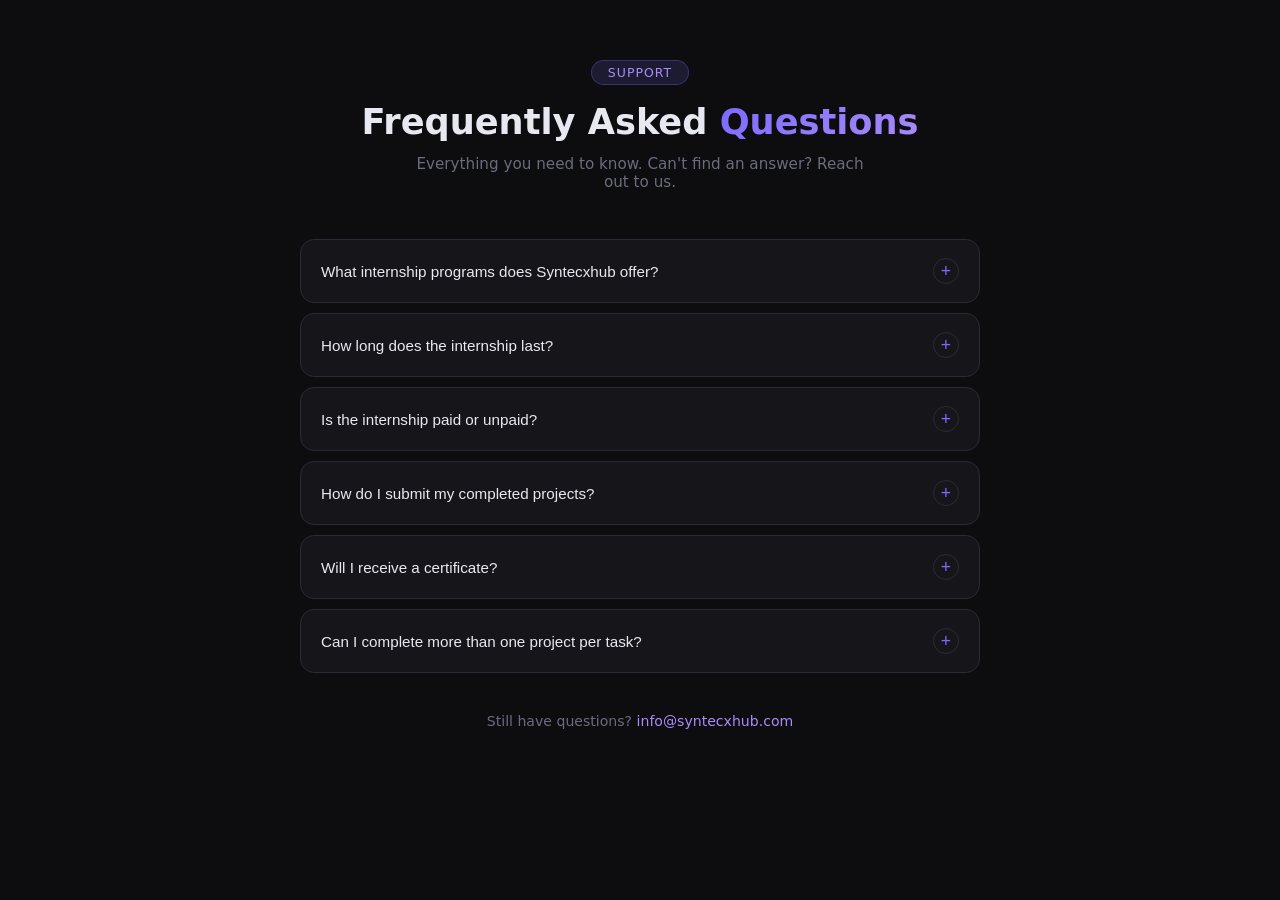
<file: faq-accordion/index.html>
<!DOCTYPE html>
<html lang="en">
<head>
  <meta charset="UTF-8"/>
  <meta name="viewport" content="width=device-width, initial-scale=1.0"/>
  <title>FAQ — Syntecxhub</title>
  <link rel="stylesheet" href="style.css"/>
</head>
<body>
  <div class="container">
    <div class="header">
      <p class="tag">Support</p>
      <h1>Frequently Asked <span>Questions</span></h1>
      <p class="sub">Everything you need to know. Can't find an answer? Reach out to us.</p>
    </div>

    <div class="faq-list" id="faqList">
      <div class="faq-item">
        <button class="faq-q">What internship programs does Syntecxhub offer? <span class="icon">+</span></button>
        <div class="faq-a"><p>We offer internships in Web Development, UI/UX Design, Frontend & Backend Development, Data Science, and more — all designed to give you real-world project experience.</p></div>
      </div>
      <div class="faq-item">
        <button class="faq-q">How long does the internship last? <span class="icon">+</span></button>
        <div class="faq-a"><p>Our internship programs typically run for 4–8 weeks depending on the track, with weekly tasks assigned to keep you on a structured learning path.</p></div>
      </div>
      <div class="faq-item">
        <button class="faq-q">Is the internship paid or unpaid? <span class="icon">+</span></button>
        <div class="faq-a"><p>The internship is currently unpaid, but you gain hands-on experience, mentorship, and a verified certificate upon successful completion.</p></div>
      </div>
      <div class="faq-item">
        <button class="faq-q">How do I submit my completed projects? <span class="icon">+</span></button>
        <div class="faq-a"><p>Upload your source code to GitHub in a repository named <strong>Syntecxhub_ProjectName</strong>, then submit the link via the official Submission Form shared in your welcome email.</p></div>
      </div>
      <div class="faq-item">
        <button class="faq-q">Will I receive a certificate? <span class="icon">+</span></button>
        <div class="faq-a"><p>Yes! Interns who complete all required weekly tasks and submit them on time will receive an official certificate from Syntecxhub.</p></div>
      </div>
      <div class="faq-item">
        <button class="faq-q">Can I complete more than one project per task? <span class="icon">+</span></button>
        <div class="faq-a"><p>Absolutely. Completing multiple projects is optional but highly encouraged — it shows initiative and strengthens your portfolio.</p></div>
      </div>
    </div>

    <div class="contact-bar">
      Still have questions? <a href="mailto:info@syntecxhub.com">info@syntecxhub.com</a>
    </div>
  </div>
  <script src="app.js"></script>
</body>
</html>
</file>
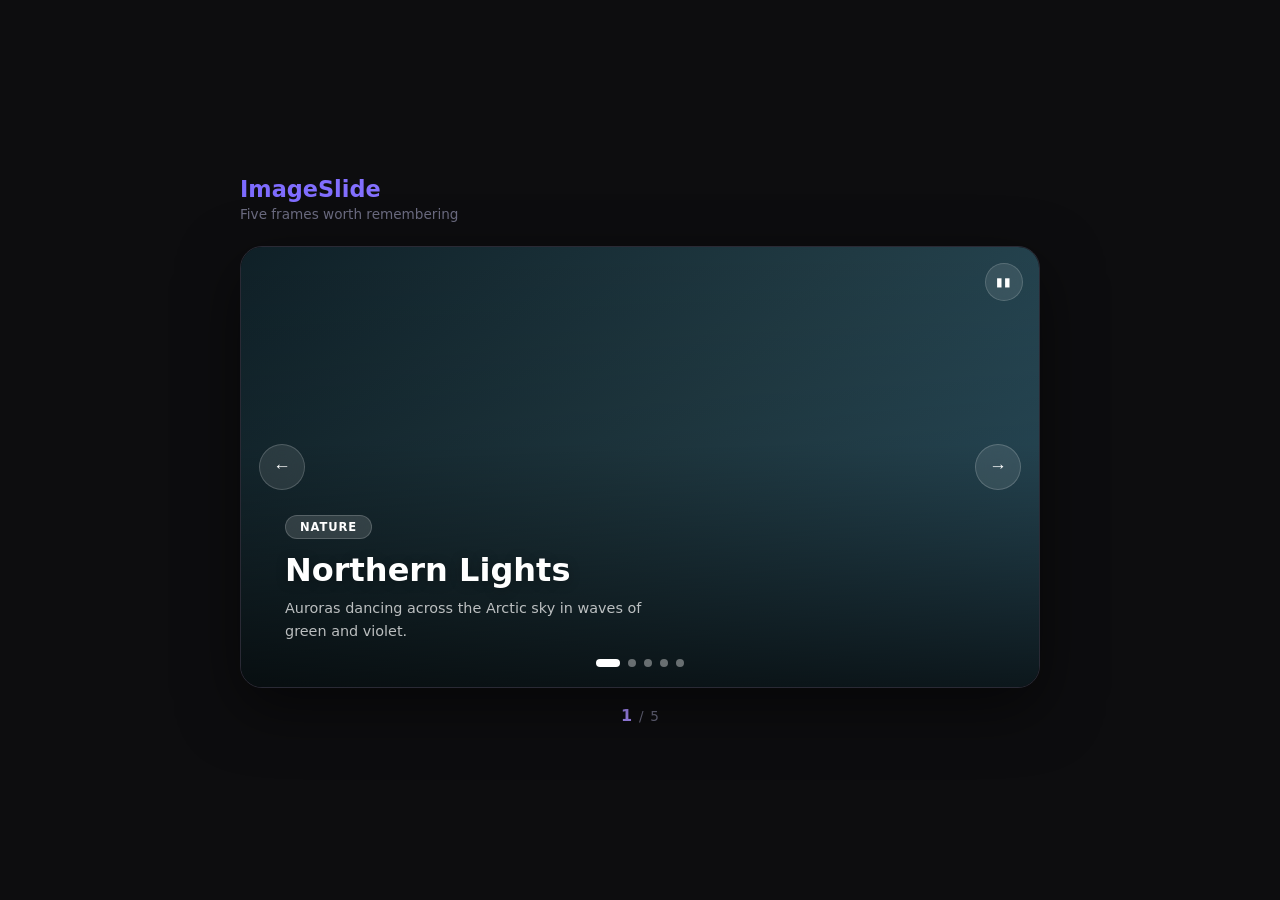
<file: image-slider/index.html>
<!DOCTYPE html>
<html lang="en">
<head>
  <meta charset="UTF-8" />
  <meta name="viewport" content="width=device-width, initial-scale=1.0"/>
  <title>ImageSlide</title>
  <link rel="stylesheet" href="style.css" />
</head>
<body>
  <div class="app">
    <div class="slider-header">
      <div class="logo">ImageSlide</div>
      <p class="tagline">Five frames worth remembering</p>
    </div>

    <div class="slider-wrap">
      <div class="slider" id="slider">

        <div class="slide" style="background: linear-gradient(135deg, #0f2027 0%, #203a43 50%, #2c5364 100%)">
          <div class="slide-content">
            <span class="slide-tag">Nature</span>
            <h2>Northern Lights</h2>
            <p>Auroras dancing across the Arctic sky in waves of green and violet.</p>
          </div>
        </div>

        <div class="slide" style="background: linear-gradient(135deg, #b34000 0%, #fc4a1a 40%, #f7b733 100%)">
          <div class="slide-content">
            <span class="slide-tag">Landscape</span>
            <h2>Golden Sunset</h2>
            <p>The sun dips below the mountains, painting the horizon in fire and amber.</p>
          </div>
        </div>

        <div class="slide" style="background: linear-gradient(135deg, #021b79 0%, #0575e6 55%, #00c3ff 100%)">
          <div class="slide-content">
            <span class="slide-tag">Ocean</span>
            <h2>Deep Blue Sea</h2>
            <p>Endless depths stretch beneath the surface, quiet and impossibly vast.</p>
          </div>
        </div>

        <div class="slide" style="background: linear-gradient(135deg, #1a4a2e 0%, #11998e 50%, #38ef7d 100%)">
          <div class="slide-content">
            <span class="slide-tag">Forest</span>
            <h2>Emerald Forest</h2>
            <p>Ancient trees tower above, filtering light through a canopy of deep green.</p>
          </div>
        </div>

        <div class="slide" style="background: linear-gradient(135deg, #1a1a2e 0%, #16213e 50%, #4a0a3f 100%)">
          <div class="slide-content">
            <span class="slide-tag">Urban</span>
            <h2>City After Dark</h2>
            <p>Neon reflections pulse across wet streets as the city hums into the night.</p>
          </div>
        </div>

      </div>

      <button class="nav-btn prev" id="prevBtn" aria-label="Previous slide">&#8592;</button>
      <button class="nav-btn next" id="nextBtn" aria-label="Next slide">&#8594;</button>

      <div class="dots" id="dots"></div>

      <button class="autoplay-btn" id="autoplayBtn" aria-label="Pause autoplay" title="Toggle autoplay">&#9646;&#9646;</button>
    </div>

    <div class="slide-counter">
      <span id="currentNum">1</span>&ensp;/&ensp;<span>5</span>
    </div>
  </div>

  <script src="app.js"></script>
</body>
</html>
</file>
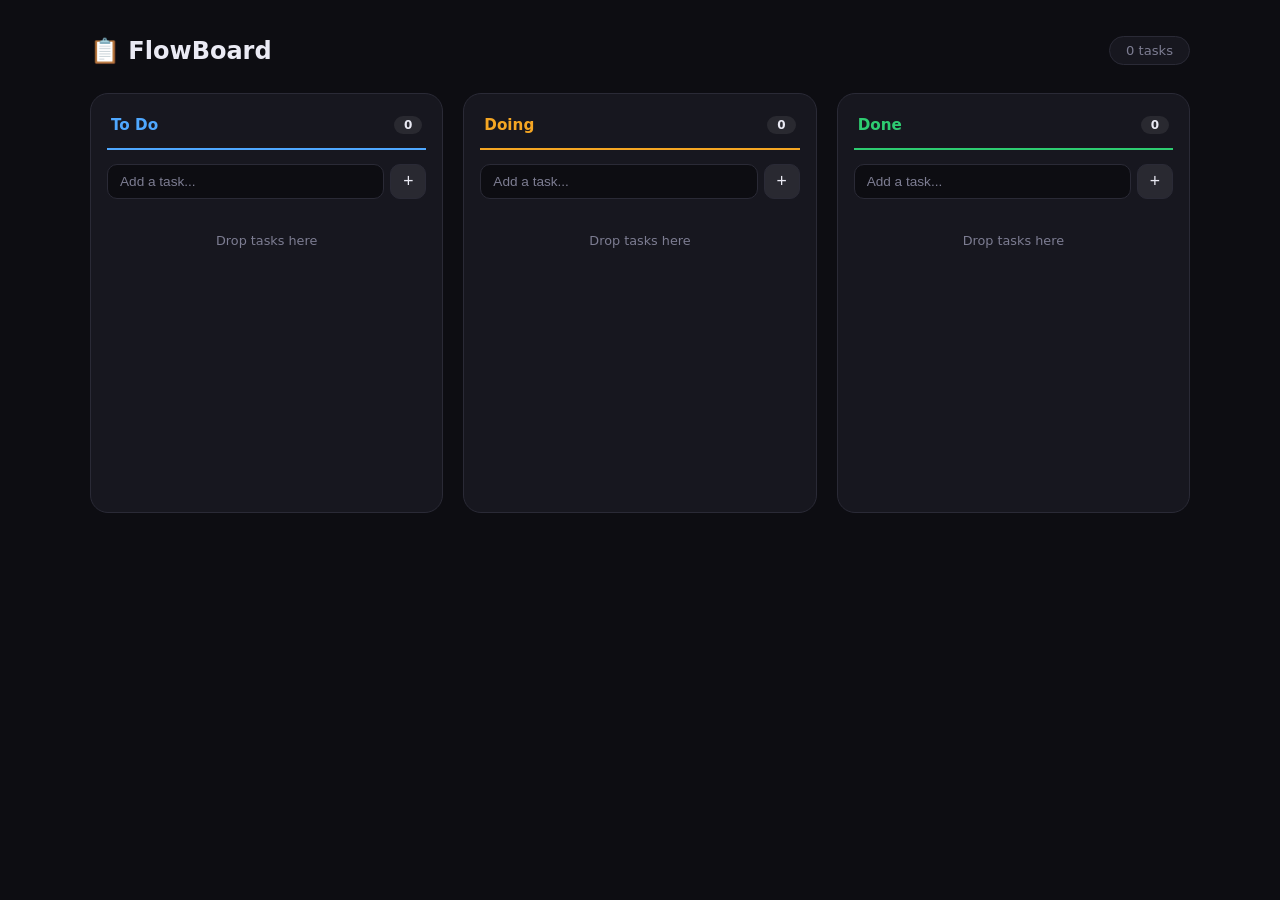
<file: kanban-board/index.html>
<!DOCTYPE html>
<html lang="en">
<head>
  <meta charset="UTF-8" />
  <meta name="viewport" content="width=device-width, initial-scale=1.0"/>
  <title>FlowBoard — Kanban</title>
  <link rel="stylesheet" href="style.css" />
</head>
<body>
  <div class="app">
    <header>
      <div class="logo">📋 FlowBoard</div>
      <span class="count-badge" id="totalCount">0 tasks</span>
    </header>

    <div class="board">
      <section class="column" data-status="todo">
        <div class="col-header todo-color">
          <span>To Do</span>
          <span class="col-count" id="count-todo">0</span>
        </div>
        <div class="add-row">
          <input type="text" placeholder="Add a task..." data-status="todo" />
          <button data-status="todo">+</button>
        </div>
        <div class="cards" id="list-todo"></div>
      </section>

      <section class="column" data-status="doing">
        <div class="col-header doing-color">
          <span>Doing</span>
          <span class="col-count" id="count-doing">0</span>
        </div>
        <div class="add-row">
          <input type="text" placeholder="Add a task..." data-status="doing" />
          <button data-status="doing">+</button>
        </div>
        <div class="cards" id="list-doing"></div>
      </section>

      <section class="column" data-status="done">
        <div class="col-header done-color">
          <span>Done</span>
          <span class="col-count" id="count-done">0</span>
        </div>
        <div class="add-row">
          <input type="text" placeholder="Add a task..." data-status="done" />
          <button data-status="done">+</button>
        </div>
        <div class="cards" id="list-done"></div>
      </section>
    </div>
  </div>

  <script src="app.js"></script>
</body>
</html>
</file>
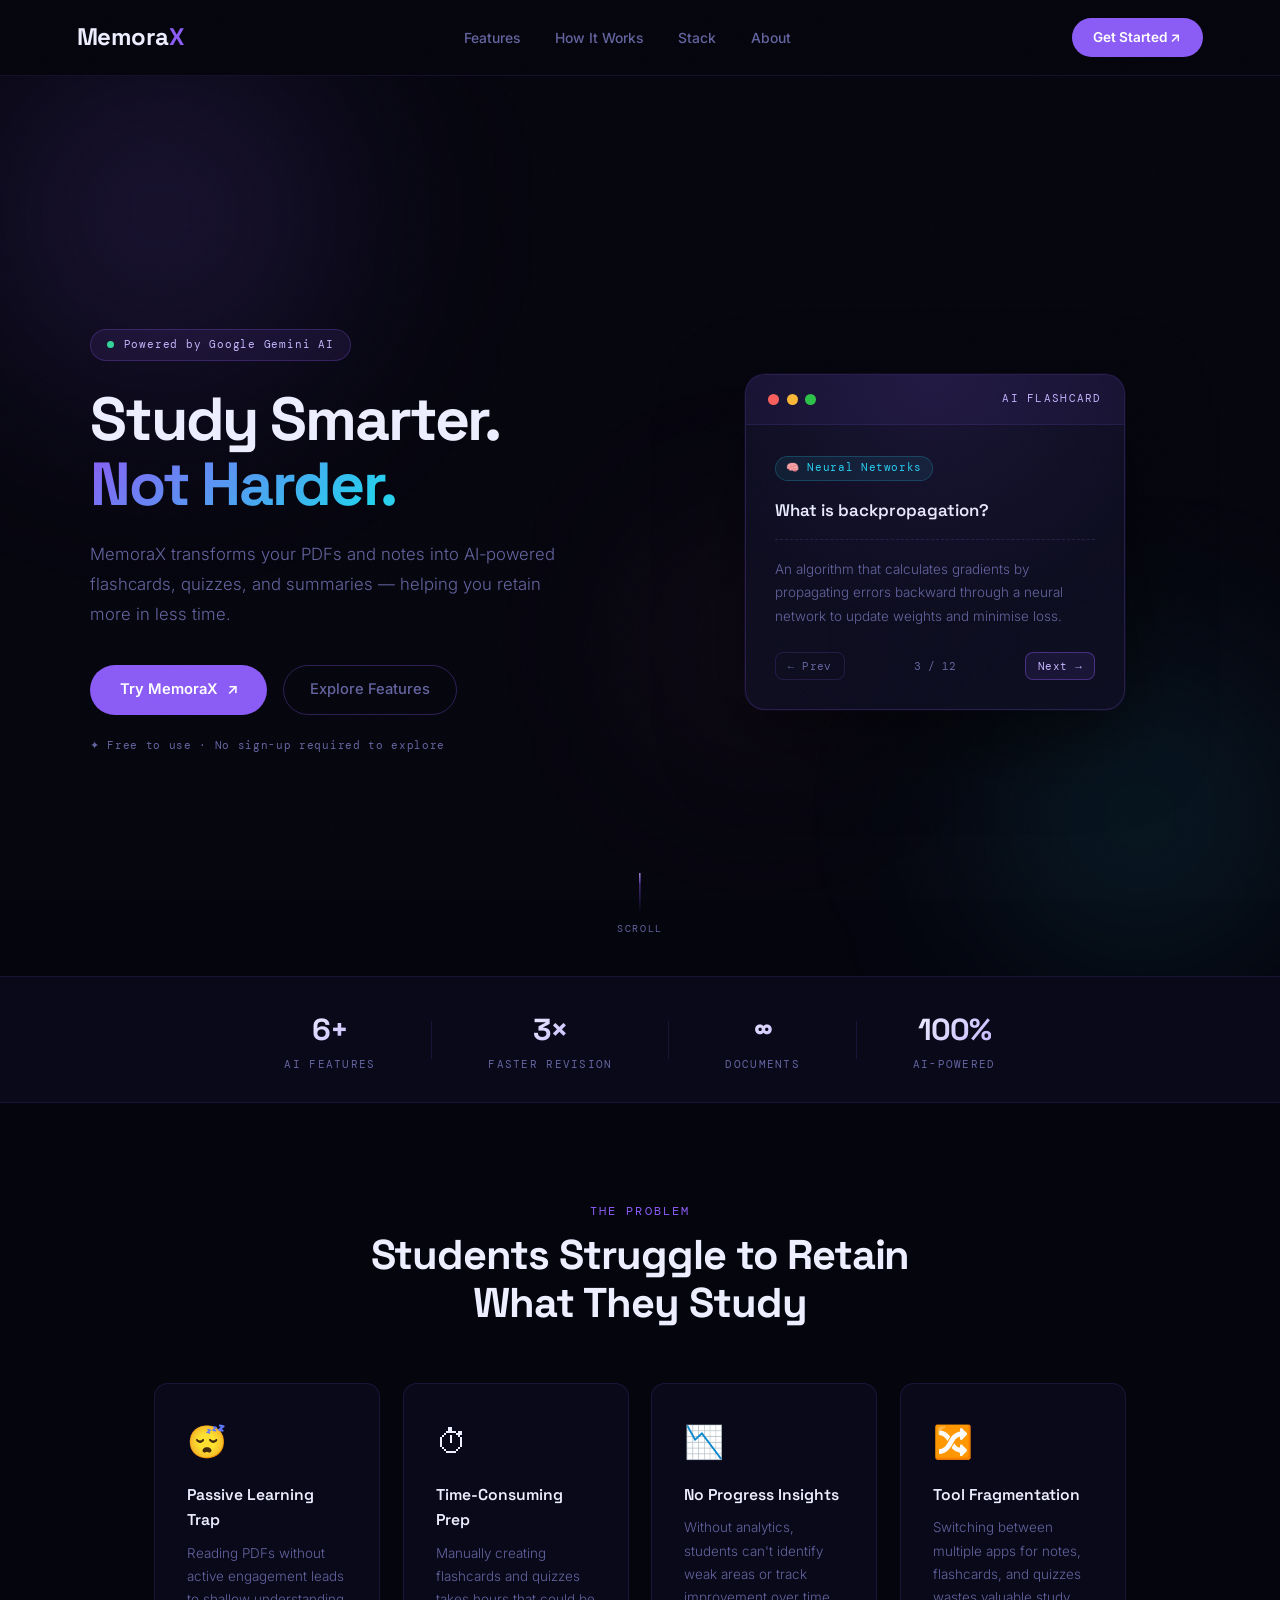
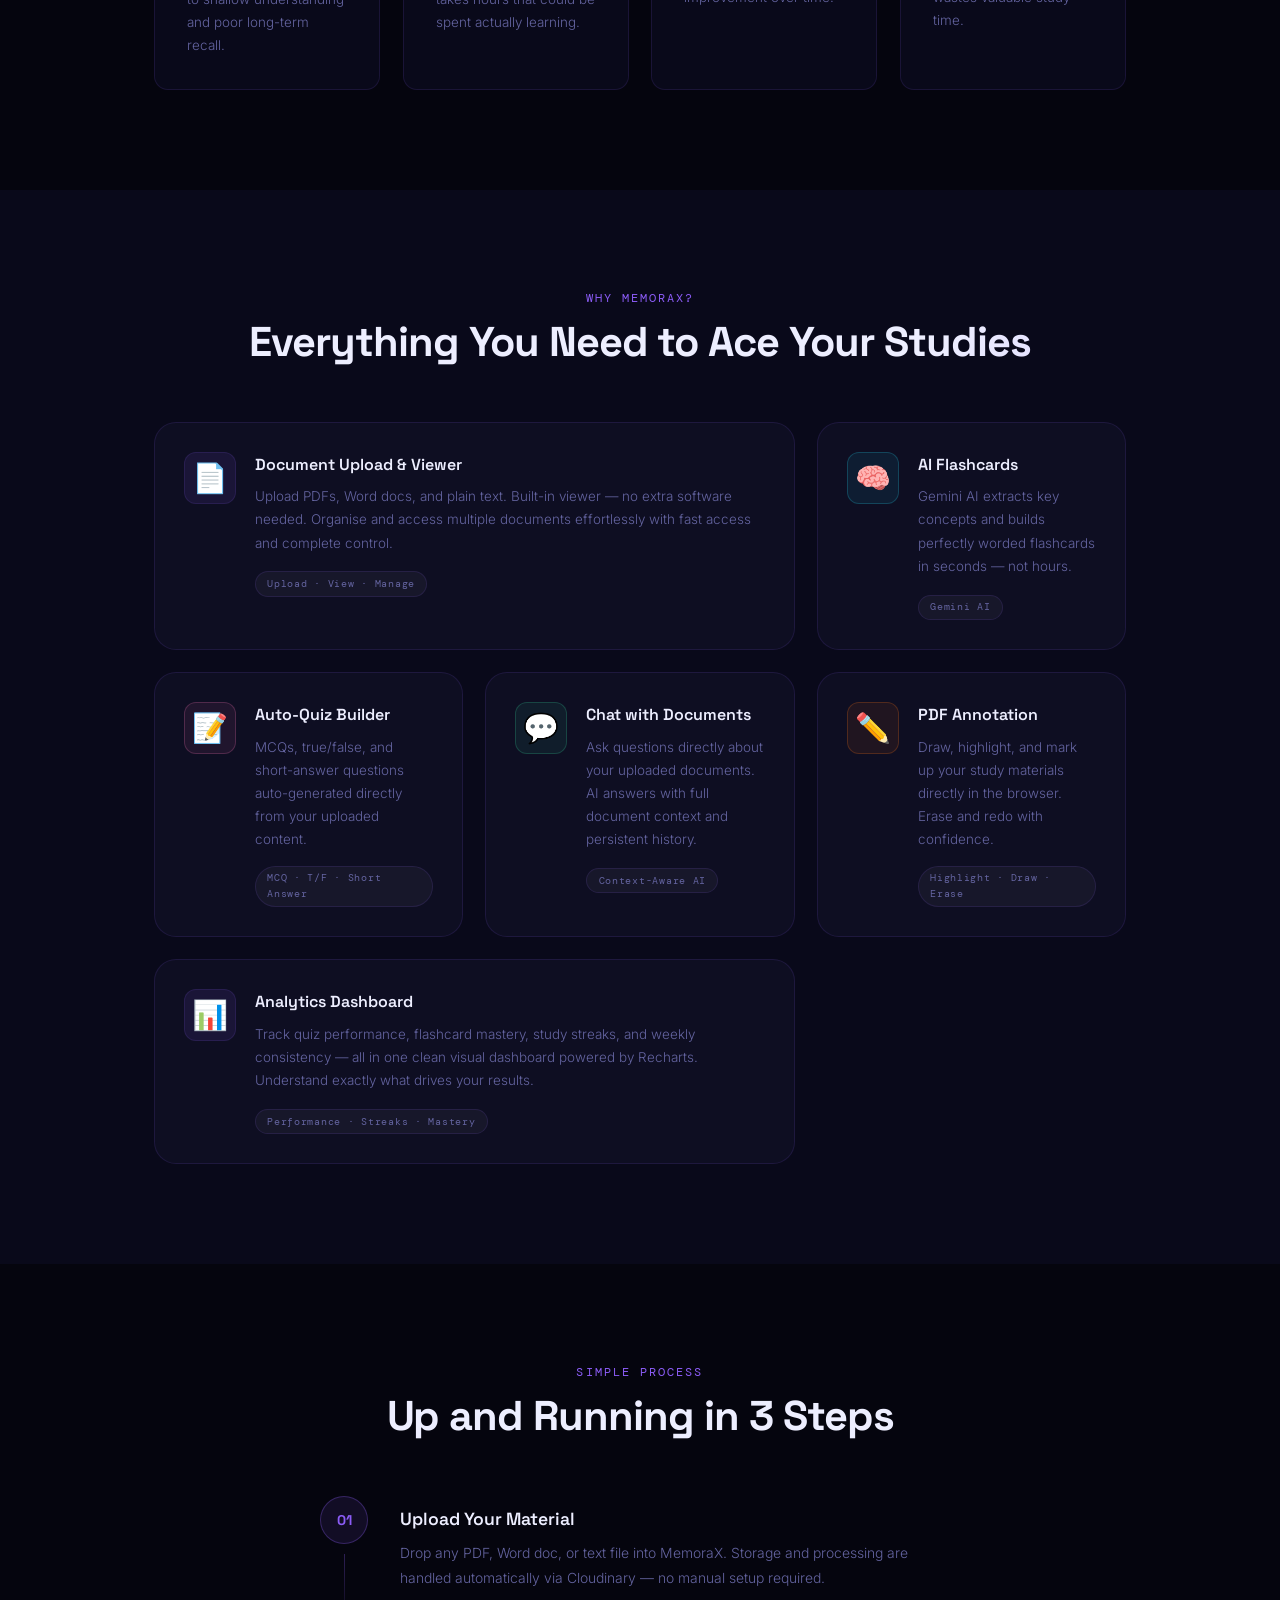
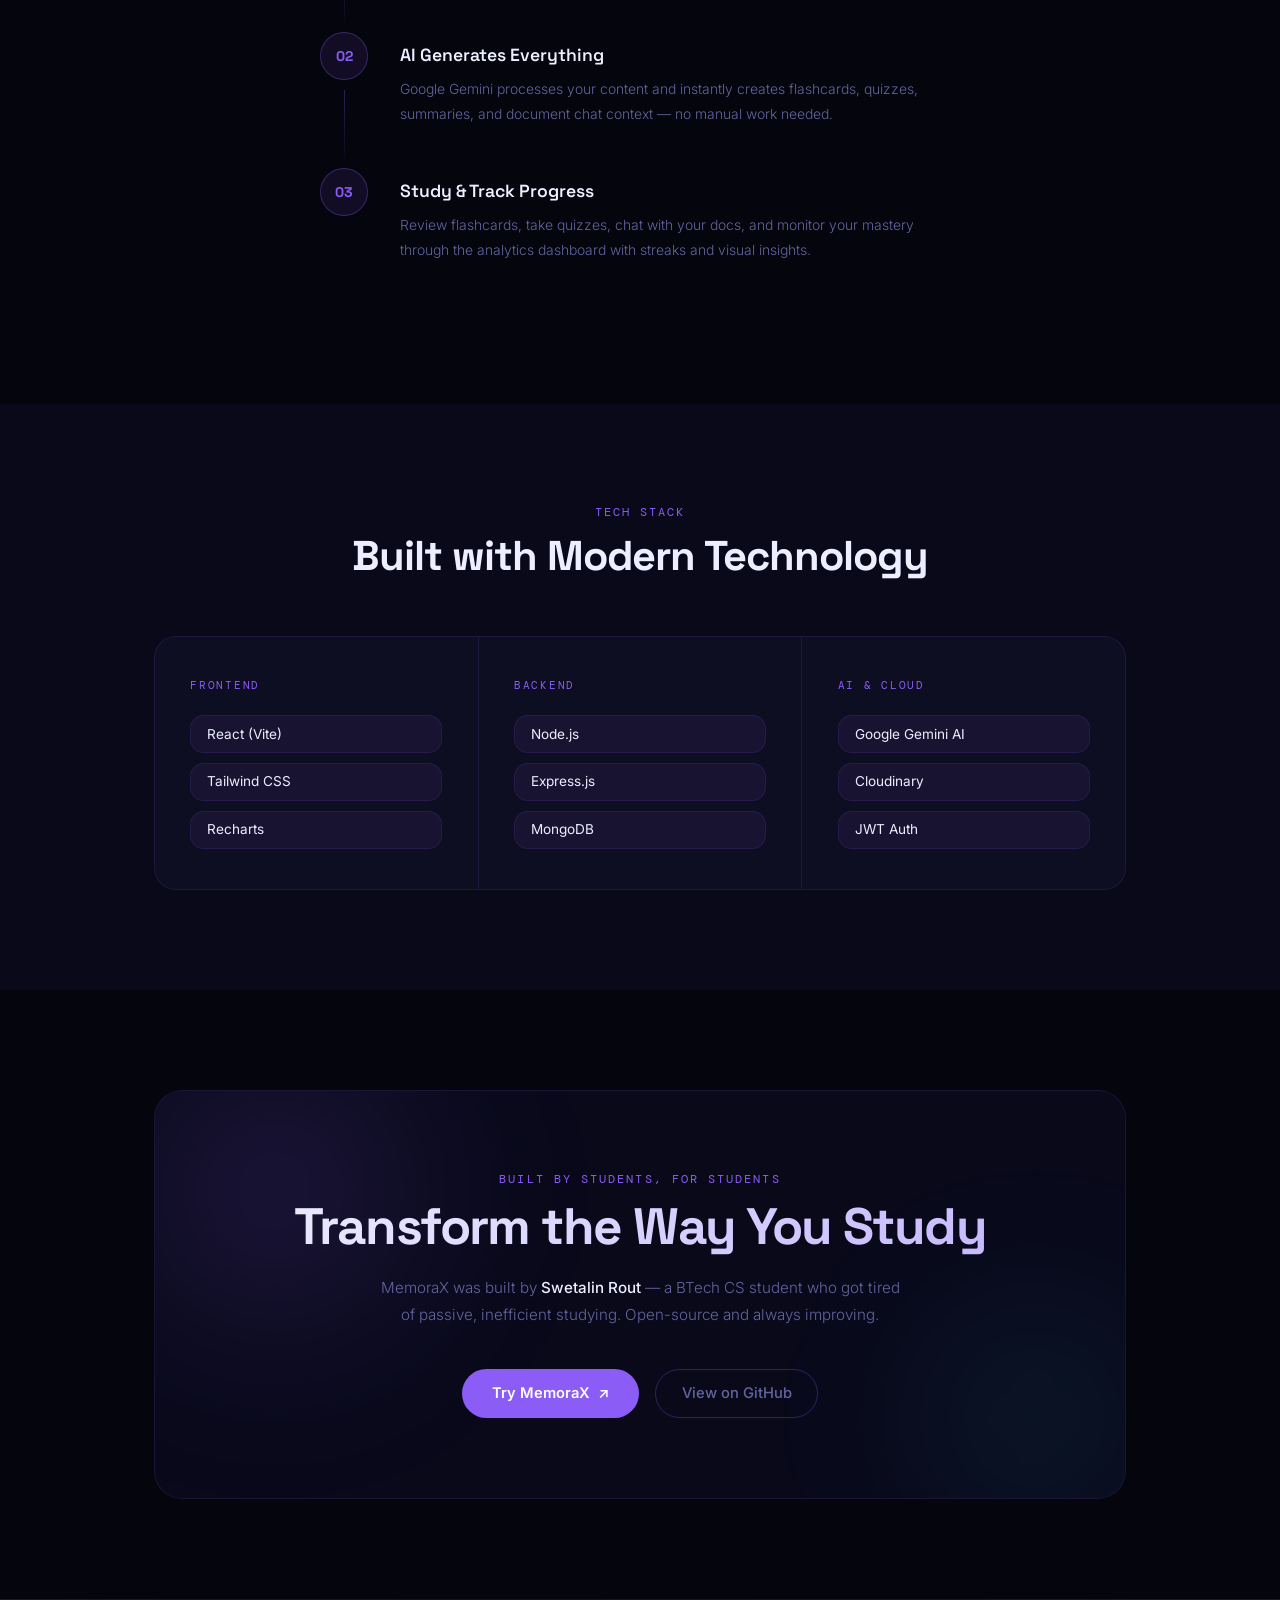
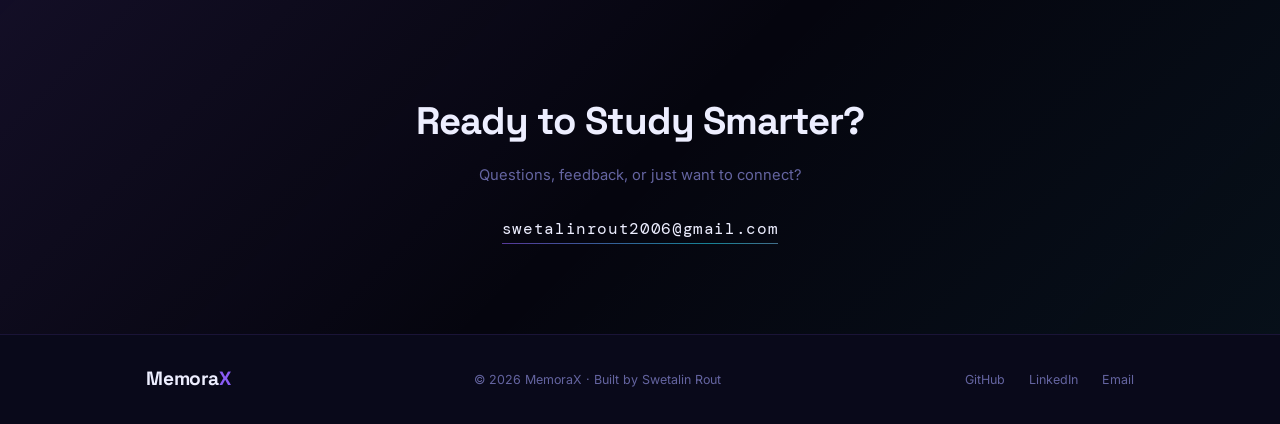
<file: landing-page/index.html>
<!DOCTYPE html>
<html lang="en">
<head>
  <meta charset="UTF-8" />
  <meta name="viewport" content="width=device-width, initial-scale=1.0" />
  <title>MemoraX — AI-Powered Study Platform</title>
  <link rel="preconnect" href="https://fonts.googleapis.com" />
  <link rel="preconnect" href="https://fonts.gstatic.com" crossorigin />
  <link href="https://fonts.googleapis.com/css2?family=Space+Grotesk:wght@400;500;600;700&family=Inter:ital,wght@0,300;0,400;0,500;1,300&family=DM+Mono:wght@400&display=swap" rel="stylesheet" />
  <link rel="stylesheet" href="style.css" />
</head>
<body>

  <div class="grain"></div>

  <!-- CSS-only hamburger toggle -->
  <input type="checkbox" id="nav-toggle" class="nav-toggle-input" />

  <!-- Navbar -->
  <nav class="navbar">
    <a class="nav-brand" href="#home">Memora<span>X</span></a>
    <ul class="nav-links">
      <li><a href="#features">Features</a></li>
      <li><a href="#how">How It Works</a></li>
      <li><a href="#stack">Stack</a></li>
      <li><a href="#about">About</a></li>
    </ul>
    <a href="#contact" class="nav-cta">Get Started ↗</a>
    <label for="nav-toggle" class="hamburger" aria-label="Toggle menu">
      <span></span><span></span><span></span>
    </label>
  </nav>

  <!-- Mobile menu -->
  <div class="mobile-menu">
    <ul>
      <li><a href="#features">Features</a></li>
      <li><a href="#how">How It Works</a></li>
      <li><a href="#stack">Stack</a></li>
      <li><a href="#about">About</a></li>
      <li><a href="#contact" class="mobile-cta">Get Started ↗</a></li>
    </ul>
  </div>

  <!-- Hero -->
  <section class="hero" id="home">
    <div class="hero-blob hb1"></div>
    <div class="hero-blob hb2"></div>
    <div class="hero-blob hb3"></div>

    <div class="hero-inner">
      <div class="hero-left">
        <span class="hero-badge">
          <span class="badge-dot"></span>
          Powered by Google Gemini AI
        </span>
        <h1 class="hero-heading">
          Study Smarter.<br>
          <span class="grad-text">Not Harder.</span>
        </h1>
        <p class="hero-sub">MemoraX transforms your PDFs and notes into AI-powered flashcards, quizzes, and summaries — helping you retain more in less time.</p>
        <div class="hero-btns">
          <a href="https://memora-x-8xq4.vercel.app/" target="_blank" class="btn-primary">
            <span>Try MemoraX</span>
            <span class="btn-icon">↗</span>
          </a>
          <a href="#features" class="btn-ghost">Explore Features</a>
        </div>
        <p class="hero-note">✦ Free to use · No sign-up required to explore</p>
      </div>

      <div class="hero-right">
        <div class="card-demo">
          <div class="card-demo-header">
            <div class="cd-dots">
              <span class="cd-dot red"></span>
              <span class="cd-dot yellow"></span>
              <span class="cd-dot green"></span>
            </div>
            <span class="cd-label">AI Flashcard</span>
          </div>
          <div class="card-demo-body">
            <span class="cd-tag">🧠 Neural Networks</span>
            <p class="cd-q">What is backpropagation?</p>
            <div class="cd-divider"></div>
            <p class="cd-a">An algorithm that calculates gradients by propagating errors backward through a neural network to update weights and minimise loss.</p>
            <div class="cd-footer">
              <span class="cd-nav-btn">← Prev</span>
              <span class="cd-count">3 / 12</span>
              <span class="cd-nav-btn active">Next →</span>
            </div>
          </div>
          <div class="card-glow"></div>
        </div>
      </div>
    </div>

    <div class="hero-scroll">
      <span class="scroll-line"></span>
      <span class="scroll-label">scroll</span>
    </div>
  </section>

  <!-- Stats Bar -->
  <div class="stats-bar">
    <div class="container stats-inner">
      <div class="stat-item">
        <span class="stat-num">6+</span>
        <span class="stat-label">AI Features</span>
      </div>
      <span class="stat-sep"></span>
      <div class="stat-item">
        <span class="stat-num">3×</span>
        <span class="stat-label">Faster Revision</span>
      </div>
      <span class="stat-sep"></span>
      <div class="stat-item">
        <span class="stat-num">∞</span>
        <span class="stat-label">Documents</span>
      </div>
      <span class="stat-sep"></span>
      <div class="stat-item">
        <span class="stat-num">100%</span>
        <span class="stat-label">AI-Powered</span>
      </div>
    </div>
  </div>

  <!-- Problem -->
  <section class="section problem" id="problem">
    <div class="container">
      <p class="eyebrow">The Problem</p>
      <h2 class="sec-title">Students Struggle to Retain<br>What They Study</h2>
      <div class="prob-grid">
        <div class="prob-card">
          <span class="prob-icon">😴</span>
          <h3>Passive Learning Trap</h3>
          <p>Reading PDFs without active engagement leads to shallow understanding and poor long-term recall.</p>
        </div>
        <div class="prob-card">
          <span class="prob-icon">⏱</span>
          <h3>Time-Consuming Prep</h3>
          <p>Manually creating flashcards and quizzes takes hours that could be spent actually learning.</p>
        </div>
        <div class="prob-card">
          <span class="prob-icon">📉</span>
          <h3>No Progress Insights</h3>
          <p>Without analytics, students can't identify weak areas or track improvement over time.</p>
        </div>
        <div class="prob-card">
          <span class="prob-icon">🔀</span>
          <h3>Tool Fragmentation</h3>
          <p>Switching between multiple apps for notes, flashcards, and quizzes wastes valuable study time.</p>
        </div>
      </div>
    </div>
  </section>

  <!-- Features -->
  <section class="section features" id="features">
    <div class="container">
      <p class="eyebrow">Why MemoraX?</p>
      <h2 class="sec-title">Everything You Need to Ace Your Studies</h2>
      <div class="features-grid">

        <div class="feat-card fc-wide fc-violet">
          <div class="feat-icon-wrap">📄</div>
          <div class="feat-body">
            <h3>Document Upload &amp; Viewer</h3>
            <p>Upload PDFs, Word docs, and plain text. Built-in viewer — no extra software needed. Organise and access multiple documents effortlessly with fast access and complete control.</p>
            <span class="feat-tag">Upload · View · Manage</span>
          </div>
        </div>

        <div class="feat-card fc-cyan">
          <div class="feat-icon-wrap">🧠</div>
          <div class="feat-body">
            <h3>AI Flashcards</h3>
            <p>Gemini AI extracts key concepts and builds perfectly worded flashcards in seconds — not hours.</p>
            <span class="feat-tag">Gemini AI</span>
          </div>
        </div>

        <div class="feat-card fc-rose">
          <div class="feat-icon-wrap">📝</div>
          <div class="feat-body">
            <h3>Auto-Quiz Builder</h3>
            <p>MCQs, true/false, and short-answer questions auto-generated directly from your uploaded content.</p>
            <span class="feat-tag">MCQ · T/F · Short Answer</span>
          </div>
        </div>

        <div class="feat-card fc-green">
          <div class="feat-icon-wrap">💬</div>
          <div class="feat-body">
            <h3>Chat with Documents</h3>
            <p>Ask questions directly about your uploaded documents. AI answers with full document context and persistent history.</p>
            <span class="feat-tag">Context-Aware AI</span>
          </div>
        </div>

        <div class="feat-card fc-warm">
          <div class="feat-icon-wrap">✏️</div>
          <div class="feat-body">
            <h3>PDF Annotation</h3>
            <p>Draw, highlight, and mark up your study materials directly in the browser. Erase and redo with confidence.</p>
            <span class="feat-tag">Highlight · Draw · Erase</span>
          </div>
        </div>

        <div class="feat-card fc-wide fc-violet">
          <div class="feat-icon-wrap">📊</div>
          <div class="feat-body">
            <h3>Analytics Dashboard</h3>
            <p>Track quiz performance, flashcard mastery, study streaks, and weekly consistency — all in one clean visual dashboard powered by Recharts. Understand exactly what drives your results.</p>
            <span class="feat-tag">Performance · Streaks · Mastery</span>
          </div>
        </div>

      </div>
    </div>
  </section>

  <!-- How It Works -->
  <section class="section how" id="how">
    <div class="container">
      <p class="eyebrow">Simple Process</p>
      <h2 class="sec-title">Up and Running in 3 Steps</h2>
      <div class="steps">

        <div class="step">
          <div class="step-left">
            <div class="step-num">01</div>
            <div class="step-line"></div>
          </div>
          <div class="step-body">
            <h3>Upload Your Material</h3>
            <p>Drop any PDF, Word doc, or text file into MemoraX. Storage and processing are handled automatically via Cloudinary — no manual setup required.</p>
          </div>
        </div>

        <div class="step">
          <div class="step-left">
            <div class="step-num">02</div>
            <div class="step-line"></div>
          </div>
          <div class="step-body">
            <h3>AI Generates Everything</h3>
            <p>Google Gemini processes your content and instantly creates flashcards, quizzes, summaries, and document chat context — no manual work needed.</p>
          </div>
        </div>

        <div class="step">
          <div class="step-left">
            <div class="step-num">03</div>
          </div>
          <div class="step-body">
            <h3>Study &amp; Track Progress</h3>
            <p>Review flashcards, take quizzes, chat with your docs, and monitor your mastery through the analytics dashboard with streaks and visual insights.</p>
          </div>
        </div>

      </div>
    </div>
  </section>

  <!-- Tech Stack -->
  <section class="section stack" id="stack">
    <div class="container">
      <p class="eyebrow">Tech Stack</p>
      <h2 class="sec-title">Built with Modern Technology</h2>
      <div class="stack-groups">
        <div class="stack-group">
          <p class="stack-label">Frontend</p>
          <div class="stack-chips">
            <span>React (Vite)</span>
            <span>Tailwind CSS</span>
            <span>Recharts</span>
          </div>
        </div>
        <div class="stack-divider"></div>
        <div class="stack-group">
          <p class="stack-label">Backend</p>
          <div class="stack-chips">
            <span>Node.js</span>
            <span>Express.js</span>
            <span>MongoDB</span>
          </div>
        </div>
        <div class="stack-divider"></div>
        <div class="stack-group">
          <p class="stack-label">AI &amp; Cloud</p>
          <div class="stack-chips">
            <span>Google Gemini AI</span>
            <span>Cloudinary</span>
            <span>JWT Auth</span>
          </div>
        </div>
      </div>
    </div>
  </section>

  <!-- CTA / About -->
  <section class="section cta-section" id="about">
    <div class="container">
      <div class="cta-card">
        <div class="cta-glow g1"></div>
        <div class="cta-glow g2"></div>
        <p class="eyebrow" style="-webkit-text-fill-color:unset">Built by Students, for Students</p>
        <h2 class="cta-heading">Transform the Way You Study</h2>
        <p class="cta-sub">MemoraX was built by <strong>Swetalin Rout</strong> — a BTech CS student who got tired of passive, inefficient studying. Open-source and always improving.</p>
        <div class="cta-btns">
          <a href="https://memora-x-8xq4.vercel.app/" target="_blank" class="btn-primary">
            <span>Try MemoraX</span><span class="btn-icon">↗</span>
          </a>
          <a href="https://github.com/swetalin-10/MemoraX" target="_blank" class="btn-ghost">View on GitHub</a>
        </div>
      </div>
    </div>
  </section>

  <!-- Contact -->
  <section class="contact" id="contact">
    <div class="container contact-inner">
      <h2>Ready to Study Smarter?</h2>
      <p>Questions, feedback, or just want to connect?</p>
      <a href="mailto:swetalinrout2006@gmail.com" class="contact-email">swetalinrout2006@gmail.com</a>
    </div>
  </section>

  <!-- Footer -->
  <footer class="footer">
    <div class="container footer-inner">
      <a class="footer-brand" href="#home">Memora<span>X</span></a>
      <p class="footer-copy">© 2026 MemoraX · Built by Swetalin Rout</p>
      <div class="footer-links">
        <a href="https://github.com/swetalin-10" target="_blank">GitHub</a>
        <a href="https://www.linkedin.com/in/swetalin-rout-995763361" target="_blank">LinkedIn</a>
        <a href="mailto:swetalinrout2006@gmail.com">Email</a>
      </div>
    </div>
  </footer>

</body>
</html>
</file>
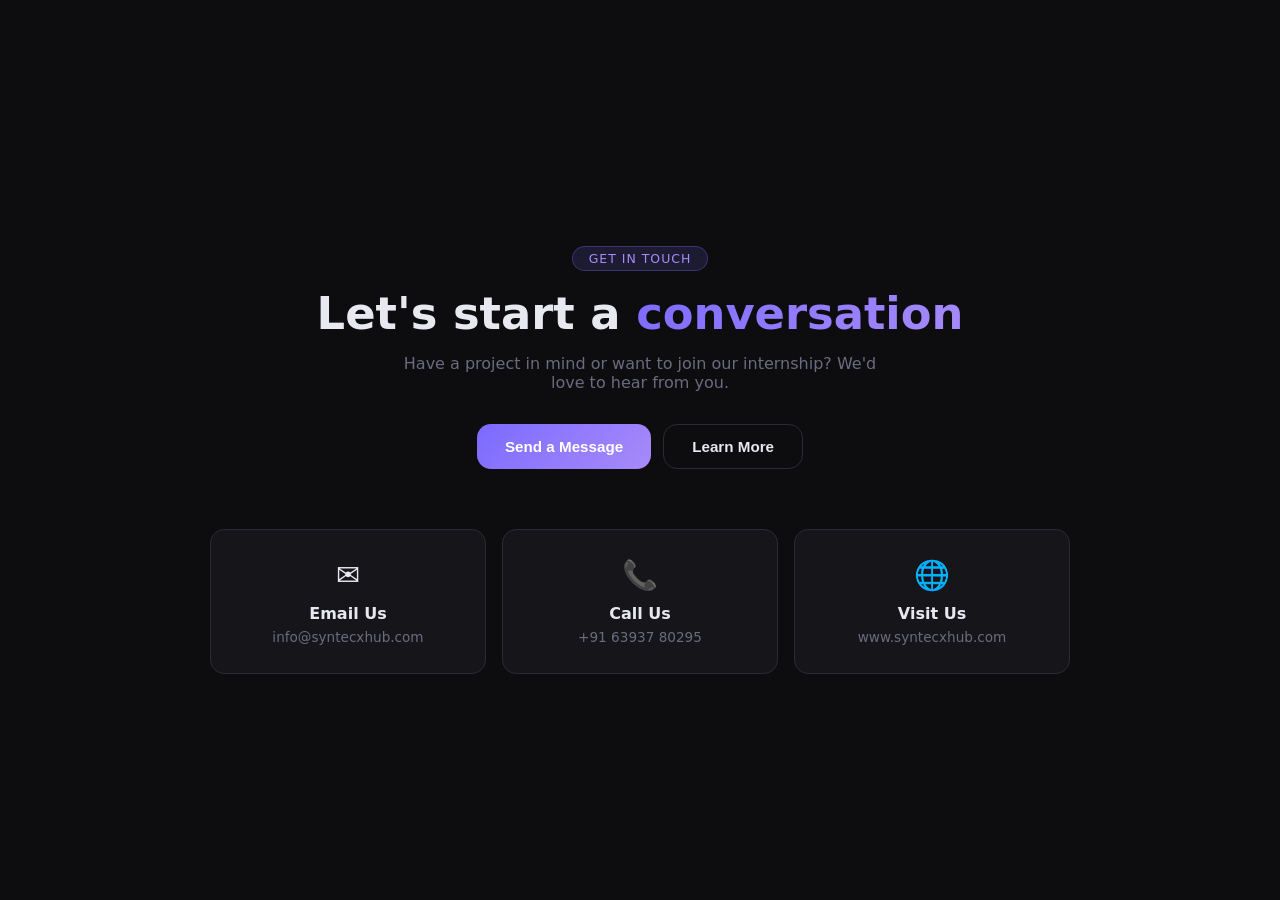
<file: modal-popup/index.html>
<!DOCTYPE html>
<html lang="en">
<head>
  <meta charset="UTF-8"/>
  <meta name="viewport" content="width=device-width, initial-scale=1.0"/>
  <title>Contact — Syntecxhub</title>
  <link rel="stylesheet" href="style.css"/>
</head>
<body>
  <div class="page">
    <div class="hero">
      <p class="tag">Get In Touch</p>
      <h1>Let's start a <span>conversation</span></h1>
      <p class="sub">Have a project in mind or want to join our internship? We'd love to hear from you.</p>
      <div class="btn-group">
        <button onclick="openModal('contact')">Send a Message</button>
        <button class="outline" onclick="openModal('info')">Learn More</button>
      </div>
    </div>

    <div class="cards">
      <div class="card" onclick="openModal('contact')">
        <div class="card-icon">✉</div>
        <h3>Email Us</h3>
        <p>info@syntecxhub.com</p>
      </div>
      <div class="card" onclick="openModal('call')">
        <div class="card-icon">📞</div>
        <h3>Call Us</h3>
        <p>+91 63937 80295</p>
      </div>
      <div class="card" onclick="openModal('info')">
        <div class="card-icon">🌐</div>
        <h3>Visit Us</h3>
        <p>www.syntecxhub.com</p>
      </div>
    </div>
  </div>

  <!-- Contact Modal -->
  <div class="overlay" id="overlay" onclick="closeModal()"></div>

  <div class="modal" id="modal-contact">
    <button class="close" onclick="closeModal()">✕</button>
    <h2>Send a Message</h2>
    <p class="modal-sub">We'll get back to you within 24 hours.</p>
    <form onsubmit="handleSubmit(event)">
      <div class="form-row">
        <div class="field">
          <label>First Name</label>
          <input type="text" placeholder="John" required/>
        </div>
        <div class="field">
          <label>Last Name</label>
          <input type="text" placeholder="Doe" required/>
        </div>
      </div>
      <div class="field">
        <label>Email Address</label>
        <input type="email" placeholder="john@email.com" required/>
      </div>
      <div class="field">
        <label>Subject</label>
        <input type="text" placeholder="Internship Inquiry" required/>
      </div>
      <div class="field">
        <label>Message</label>
        <textarea rows="4" placeholder="Write your message here..." required></textarea>
      </div>
      <button type="submit" class="submit">Send Message →</button>
    </form>
  </div>

  <div class="modal" id="modal-info">
    <button class="close" onclick="closeModal()">✕</button>
    <h2>About Syntecxhub</h2>
    <p class="modal-sub">Building the next generation of tech talent.</p>
    <div class="info-list">
      <div class="info-item"><span>🎯</span><div><strong>Mission</strong><p>Bridging learning with practical experience through real-world internship projects.</p></div></div>
      <div class="info-item"><span>🛠</span><div><strong>Programs</strong><p>Web Dev, UI/UX, Frontend, Backend, Data Science and more.</p></div></div>
      <div class="info-item"><span>📜</span><div><strong>Certificate</strong><p>Earn a verified certificate on successful completion of all tasks.</p></div></div>
      <div class="info-item"><span>🌍</span><div><strong>Remote</strong><p>100% remote internship — work from anywhere, at your own pace.</p></div></div>
    </div>
    <button class="submit" onclick="closeModal(); setTimeout(()=>openModal('contact'),200)">Apply Now →</button>
  </div>

  <div class="modal" id="modal-call">
    <button class="close" onclick="closeModal()">✕</button>
    <h2>Call Us</h2>
    <p class="modal-sub">Available Mon–Sat, 10am – 6pm IST</p>
    <div class="call-box">
      <div class="call-icon">📞</div>
      <h3>+91 63937 80295</h3>
      <p>Click to copy</p>
    </div>
    <button class="submit" onclick="navigator.clipboard.writeText('+916393780295'); this.textContent='Copied! ✓'">Copy Number</button>
  </div>

  <div class="toast" id="toast">Message sent successfully! ✓</div>

  <script src="app.js"></script>
</body>
</html>
</file>
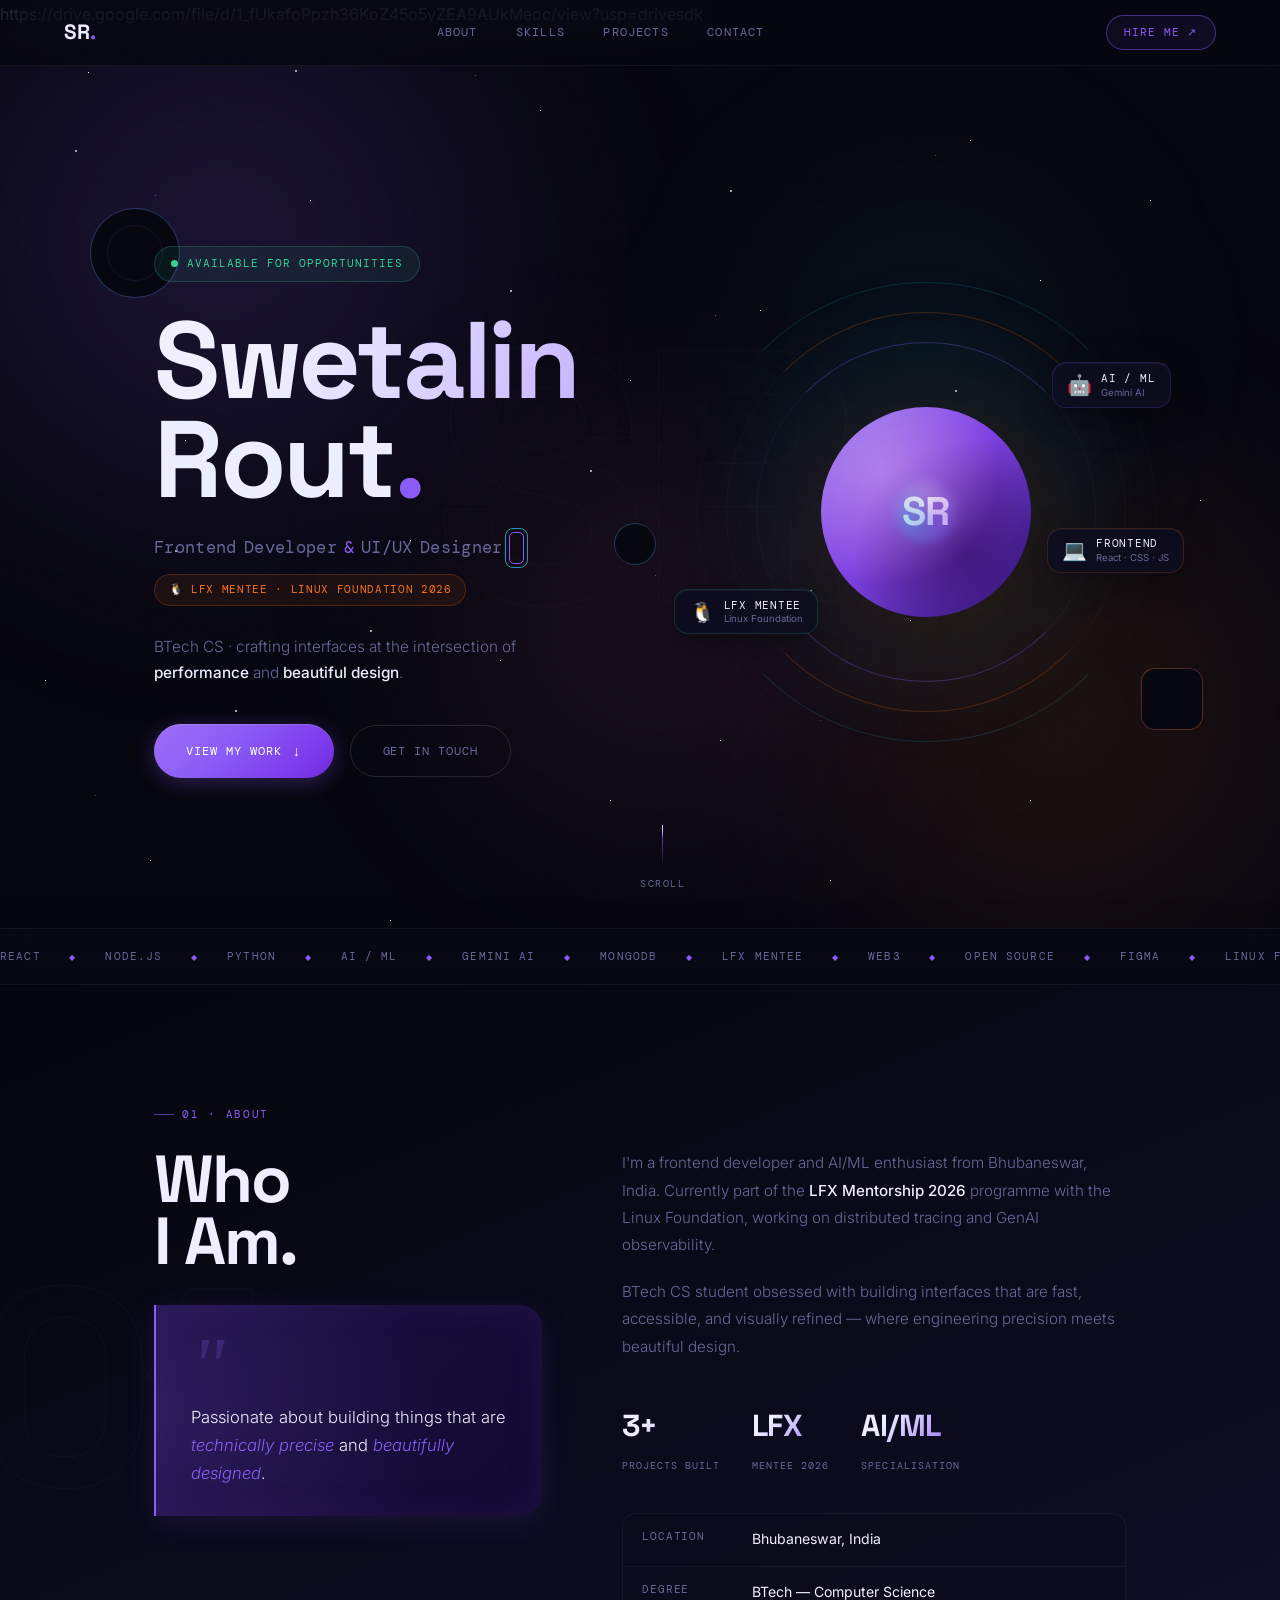
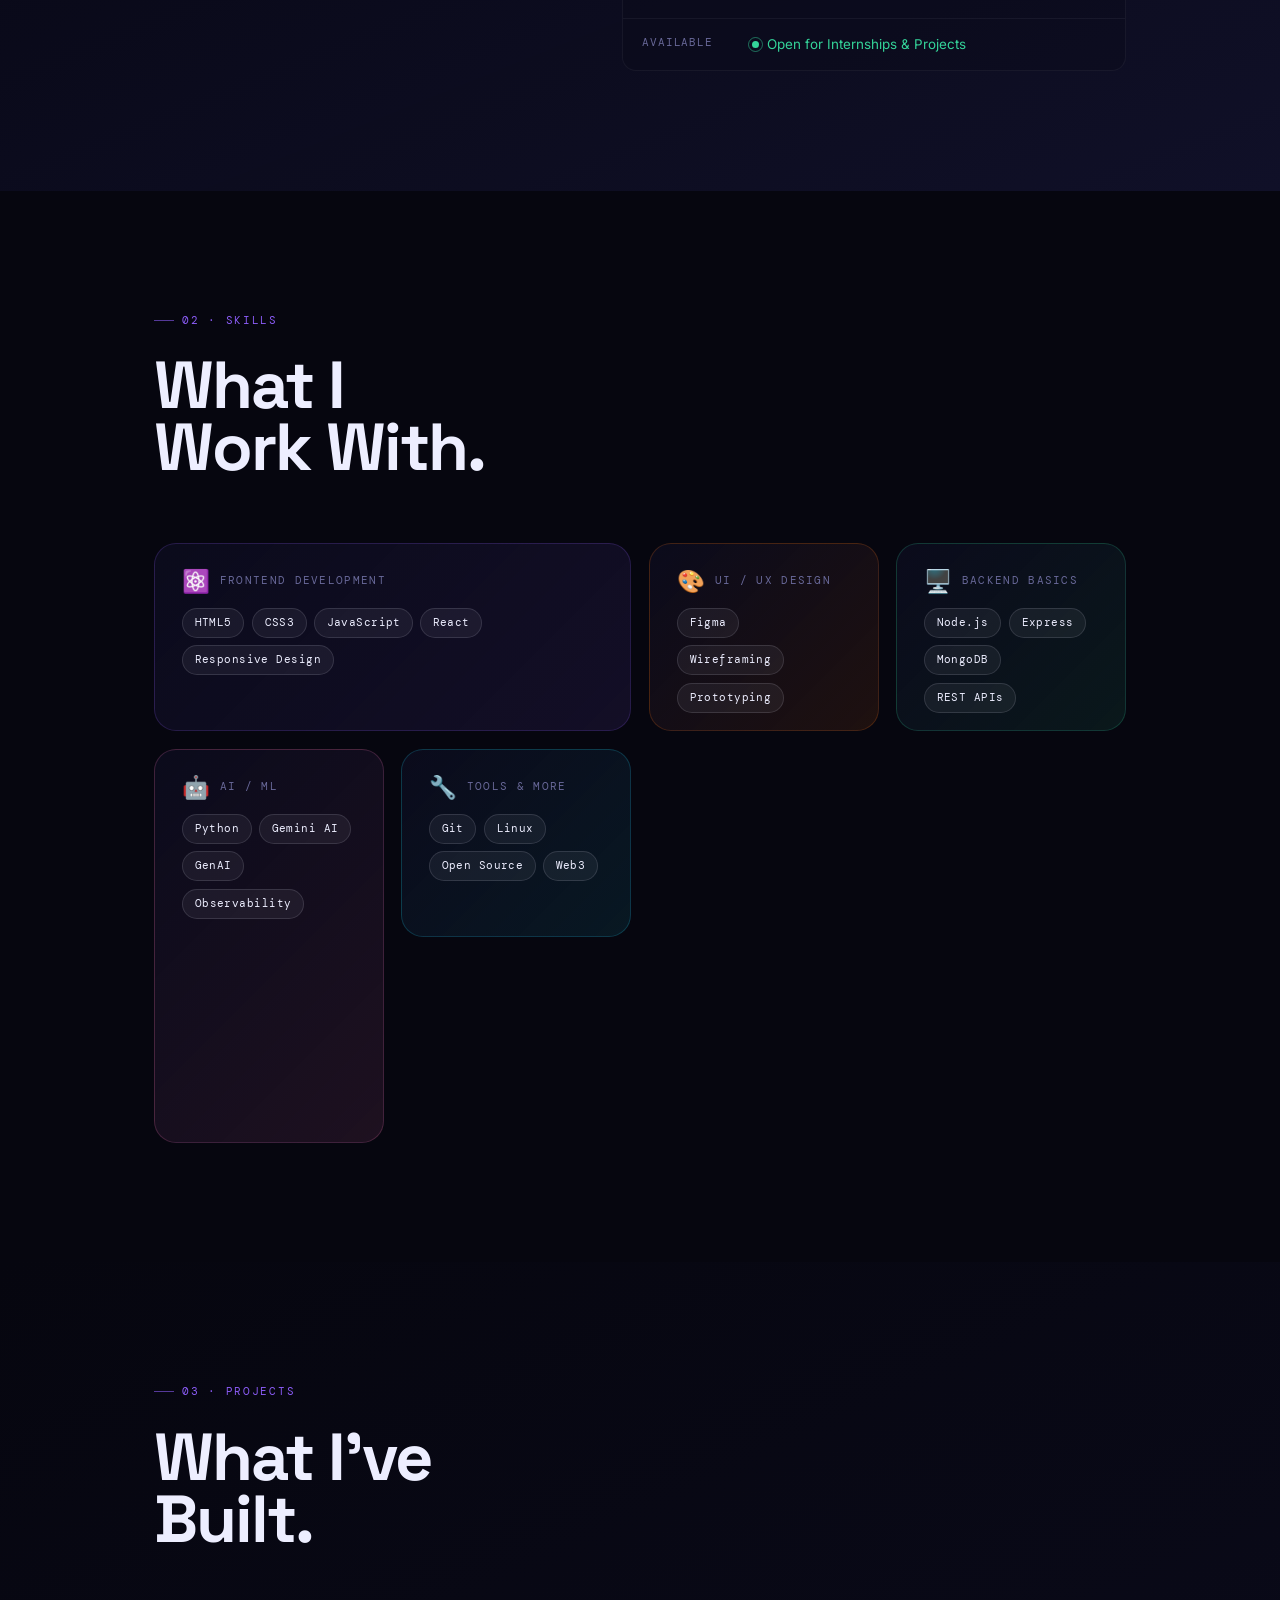
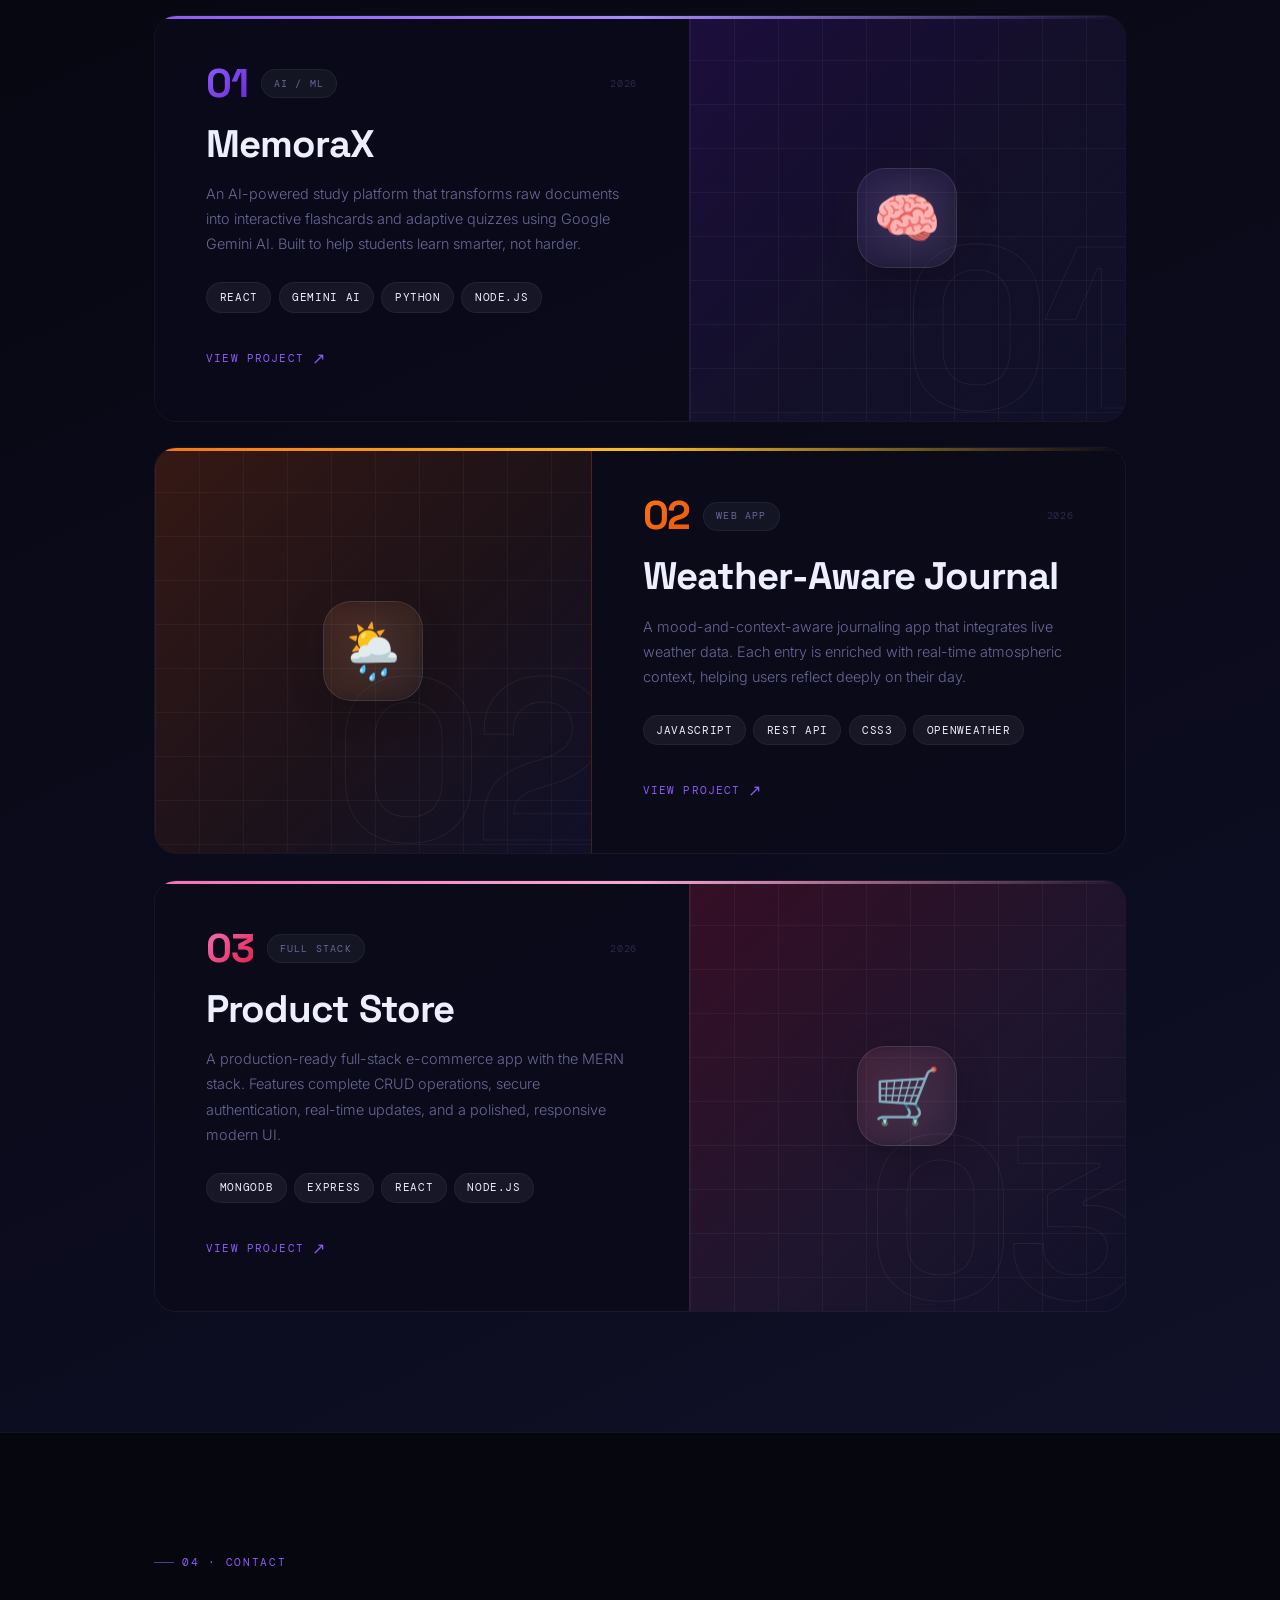
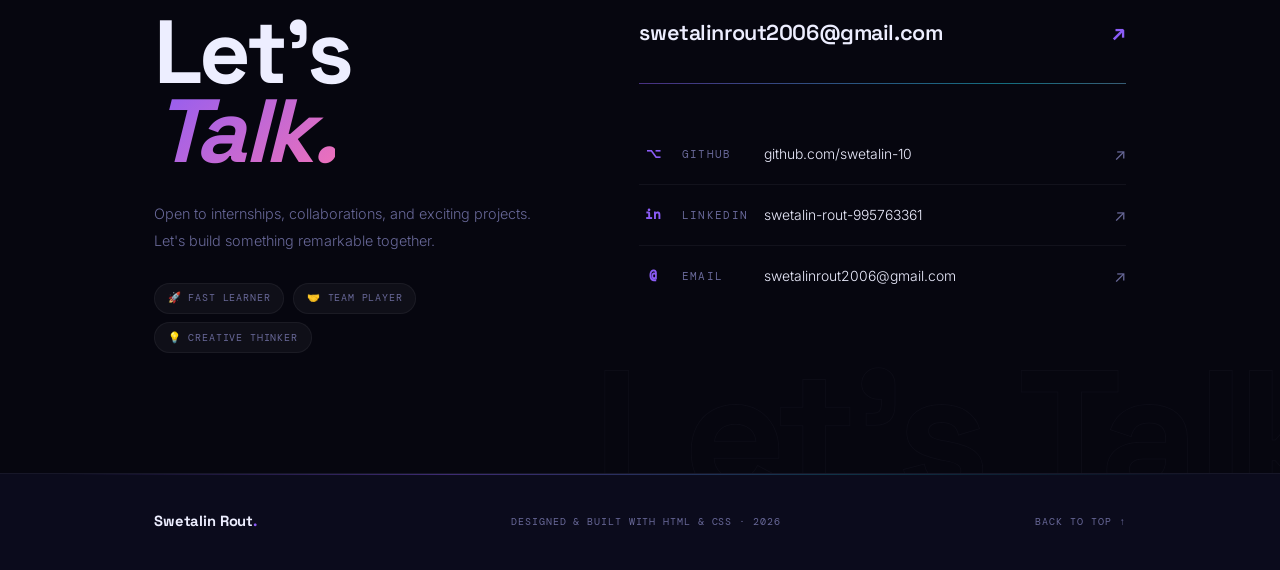
<file: portfolio/index.html>
https://drive.google.com/file/d/1_fUkafoPpzh36KoZ45o5yZEA9AUkMeoc/view?usp=drivesdk<!DOCTYPE html>
<html lang="en">
<head>
  <meta charset="UTF-8" />
  <meta name="viewport" content="width=device-width, initial-scale=1.0" />
  <title>Swetalin Rout — Frontend Developer & UI/UX Designer</title>
  <link rel="preconnect" href="https://fonts.googleapis.com">
  <link rel="preconnect" href="https://fonts.gstatic.com" crossorigin>
  <link href="https://fonts.googleapis.com/css2?family=Space+Grotesk:wght@400;500;600;700&family=Inter:wght@300;400;500&family=DM+Mono&display=swap" rel="stylesheet">
  <link rel="stylesheet" href="style.css" />
</head>
<body>

  <div class="grain"></div>
  <div class="stars s1"></div>
  <div class="stars s2"></div>
  <div class="stars s3"></div>

  <!-- ══ NAV ══ -->
  <nav class="navbar">
    <a class="nav-logo" href="#home">SR<span class="logo-dot">.</span></a>
    <ul class="nav-links">
      <li><a href="#about">About</a></li>
      <li><a href="#skills">Skills</a></li>
      <li><a href="#projects">Projects</a></li>
      <li><a href="#contact">Contact</a></li>
    </ul>
    <a href="#contact" class="nav-hire">Hire Me ↗</a>
  </nav>

  <!-- ══ HERO ══ -->
  <section class="hero" id="home">
    <div class="hero-blob hb1"></div>
    <div class="hero-blob hb2"></div>
    <div class="hero-blob hb3"></div>
    <div class="hero-blob hb4"></div>
    <div class="hero-grid-overlay"></div>
    <div class="hero-bg-text" aria-hidden="true">SR</div>

    <!-- floating geometric shapes -->
    <div class="geo g1"></div>
    <div class="geo g2"></div>
    <div class="geo g3"></div>

    <div class="hero-inner">
      <div class="hero-left">

        <div class="hero-badge">
          <span class="badge-dot"></span>
          Available for Opportunities
        </div>

        <h1 class="hero-name">
          <span class="hn-line hn-1">Swetalin</span>
          <span class="hn-line hn-2">Rout<em>.</em></span>
        </h1>

        <p class="hero-role">
          <span class="hr-word">Frontend</span>
          <span class="hr-word">Developer</span>
          <span class="hr-sym">&amp;</span>
          <span class="hr-word">UI/UX</span>
          <span class="hr-word">Designer</span><span class="cursor"></span>
        </p>
        <span class="lfx-badge">🐧 LFX Mentee · Linux Foundation 2026</span>

        <p class="hero-tagline">
          BTech CS · crafting interfaces at the intersection of <strong>performance</strong> and <strong>beautiful design</strong>.
        </p>

        <div class="hero-actions">
          <a href="#projects" class="btn-primary">
            <span>View My Work</span>
            <span class="btn-icon">↓</span>
          </a>
          <a href="#contact" class="btn-ghost">Get In Touch</a>
        </div>

      </div>

      <div class="hero-right">
        <div class="orb-scene">
          <div class="orb-ambient"></div>
          <div class="orb-ring r1"></div>
          <div class="orb-ring r2"></div>
          <div class="orb-ring r3"></div>
          <div class="orb-body">
            <div class="orb-core"></div>
            SR
          </div>

          <!-- floating mini-cards around orb -->
          <div class="orb-float-card ofc-1">
            <span class="ofc-icon">🐧</span>
            <div class="ofc-text">
              <span class="ofc-title">LFX Mentee</span>
              <span class="ofc-sub">Linux Foundation</span>
            </div>
          </div>
          <div class="orb-float-card ofc-2">
            <span class="ofc-icon">🤖</span>
            <div class="ofc-text">
              <span class="ofc-title">AI / ML</span>
              <span class="ofc-sub">Gemini AI</span>
            </div>
          </div>
          <div class="orb-float-card ofc-3">
            <span class="ofc-icon">💻</span>
            <div class="ofc-text">
              <span class="ofc-title">Frontend</span>
              <span class="ofc-sub">React · CSS · JS</span>
            </div>
          </div>
        </div>
      </div>
    </div>

    <div class="hero-scroll">
      <span class="scroll-line"></span>
      <span class="scroll-label">scroll</span>
    </div>
  </section>

  <!-- ══ MARQUEE ══ -->
  <div class="marquee" aria-hidden="true">
    <div class="marquee-track">
      <span>React</span><span class="sep">◆</span>
      <span>Node.js</span><span class="sep">◆</span>
      <span>Python</span><span class="sep">◆</span>
      <span>AI / ML</span><span class="sep">◆</span>
      <span>Gemini AI</span><span class="sep">◆</span>
      <span>MongoDB</span><span class="sep">◆</span>
      <span>LFX Mentee</span><span class="sep">◆</span>
      <span>Web3</span><span class="sep">◆</span>
      <span>Open Source</span><span class="sep">◆</span>
      <span>Figma</span><span class="sep">◆</span>
      <span>Linux Foundation</span><span class="sep">◆</span>
      <span>Frontend Dev</span><span class="sep">◆</span>
      <span>React</span><span class="sep">◆</span>
      <span>Node.js</span><span class="sep">◆</span>
      <span>Python</span><span class="sep">◆</span>
      <span>AI / ML</span><span class="sep">◆</span>
      <span>Gemini AI</span><span class="sep">◆</span>
      <span>MongoDB</span><span class="sep">◆</span>
      <span>LFX Mentee</span><span class="sep">◆</span>
      <span>Web3</span><span class="sep">◆</span>
      <span>Open Source</span><span class="sep">◆</span>
      <span>Figma</span><span class="sep">◆</span>
      <span>Linux Foundation</span><span class="sep">◆</span>
      <span>Frontend Dev</span><span class="sep">◆</span>
    </div>
  </div>

  <!-- ══ ABOUT ══ -->
  <section class="section about" id="about">
    <div class="about-bg-num" aria-hidden="true">01</div>
    <div class="container">
      <p class="eyebrow">01 · About</p>
      <div class="about-grid">

        <div class="about-left">
          <h2 class="section-heading">Who<br>I Am.</h2>
          <div class="about-quote">
            <div class="quote-mark">"</div>
            <p>Passionate about building things that are <em>technically precise</em> and <em>beautifully designed</em>.</p>
          </div>
        </div>

        <div class="about-right">
          <p class="about-text">
            I'm a frontend developer and AI/ML enthusiast from Bhubaneswar, India. Currently part of the <strong>LFX Mentorship 2026</strong> programme with the Linux Foundation, working on distributed tracing and GenAI observability.
          </p>
          <p class="about-text">
            BTech CS student obsessed with building interfaces that are fast, accessible, and visually refined — where engineering precision meets beautiful design.
          </p>

          <div class="about-stats">
            <div class="stat-item">
              <span class="stat-val">3+</span>
              <span class="stat-lbl">Projects Built</span>
            </div>
            <div class="stat-item">
              <span class="stat-val">LFX</span>
              <span class="stat-lbl">Mentee 2026</span>
            </div>
            <div class="stat-item">
              <span class="stat-val">AI/ML</span>
              <span class="stat-lbl">Specialisation</span>
            </div>
          </div>

          <div class="about-table">
            <div class="arow">
              <span class="akey">Location</span>
              <span class="aval">Bhubaneswar, India</span>
            </div>
            <div class="arow">
              <span class="akey">Degree</span>
              <span class="aval">BTech — Computer Science</span>
            </div>
            <div class="arow">
              <span class="akey">Available</span>
              <span class="aval"><span class="open-tag"><span class="open-dot"></span>Open for Internships &amp; Projects</span></span>
            </div>
          </div>
        </div>

      </div>
    </div>
  </section>

  <!-- ══ SKILLS ══ -->
  <section class="section skills" id="skills">
    <div class="container">
      <p class="eyebrow">02 · Skills</p>
      <h2 class="section-heading">What I<br>Work With.</h2>
      <div class="bento">

        <div class="bcard bcard-wide bcard-violet">
          <div class="bcard-head">
            <span class="bcard-ico">⚛️</span>
            <span class="bcard-label">Frontend Development</span>
          </div>
          <div class="bcard-tags">
            <span>HTML5</span><span>CSS3</span><span>JavaScript</span><span>React</span><span>Responsive Design</span>
          </div>
        </div>

        <div class="bcard bcard-warm">
          <div class="bcard-head">
            <span class="bcard-ico">🎨</span>
            <span class="bcard-label">UI / UX Design</span>
          </div>
          <div class="bcard-tags"><span>Figma</span><span>Wireframing</span><span>Prototyping</span></div>
        </div>

        <div class="bcard bcard-green">
          <div class="bcard-head">
            <span class="bcard-ico">🖥️</span>
            <span class="bcard-label">Backend Basics</span>
          </div>
          <div class="bcard-tags">
            <span>Node.js</span><span>Express</span><span>MongoDB</span><span>REST APIs</span>
          </div>
        </div>

        <div class="bcard bcard-tall bcard-rose">
          <div class="bcard-head">
            <span class="bcard-ico">🤖</span>
            <span class="bcard-label">AI / ML</span>
          </div>
          <div class="bcard-tags"><span>Python</span><span>Gemini AI</span><span>GenAI</span><span>Observability</span></div>
        </div>

        <div class="bcard bcard-cyan">
          <div class="bcard-head">
            <span class="bcard-ico">🔧</span>
            <span class="bcard-label">Tools &amp; More</span>
          </div>
          <div class="bcard-tags"><span>Git</span><span>Linux</span><span>Open Source</span><span>Web3</span></div>
        </div>

      </div>
    </div>
  </section>

  <!-- ══ PROJECTS ══ -->
  <section class="section projects" id="projects">
    <div class="container">
      <p class="eyebrow">03 · Projects</p>
      <h2 class="section-heading">What I've<br>Built.</h2>

      <div class="proj-list">

        <article class="proj-item pv-violet">
          <div class="pi-accent-line"></div>
          <div class="pi-info">
            <div class="pi-meta">
              <span class="pi-num">01</span>
              <span class="pi-cat">AI / ML</span>
              <span class="pi-year">2026</span>
            </div>
            <h3 class="pi-title">MemoraX</h3>
            <p class="pi-desc">An AI-powered study platform that transforms raw documents into interactive flashcards and adaptive quizzes using Google Gemini AI. Built to help students learn smarter, not harder.</p>
            <div class="pi-stack">
              <span>React</span><span>Gemini AI</span><span>Python</span><span>Node.js</span>
            </div>
            <a href="https://github.com/swetalin-10" target="_blank" class="pi-link">
              View Project <span class="pi-arrow">↗</span>
            </a>
          </div>
          <div class="pi-visual">
            <div class="pi-grid-pat"></div>
            <span class="pi-bg-num" aria-hidden="true">01</span>
            <div class="pi-emoji-wrap">
              <span class="pi-emoji">🧠</span>
            </div>
          </div>
        </article>

        <article class="proj-item pv-warm">
          <div class="pi-accent-line"></div>
          <div class="pi-info">
            <div class="pi-meta">
              <span class="pi-num">02</span>
              <span class="pi-cat">Web App</span>
              <span class="pi-year">2026</span>
            </div>
            <h3 class="pi-title">Weather-Aware Journal</h3>
            <p class="pi-desc">A mood-and-context-aware journaling app that integrates live weather data. Each entry is enriched with real-time atmospheric context, helping users reflect deeply on their day.</p>
            <div class="pi-stack">
              <span>JavaScript</span><span>REST API</span><span>CSS3</span><span>OpenWeather</span>
            </div>
            <a href="https://github.com/swetalin-10" target="_blank" class="pi-link">
              View Project <span class="pi-arrow">↗</span>
            </a>
          </div>
          <div class="pi-visual">
            <div class="pi-grid-pat"></div>
            <span class="pi-bg-num" aria-hidden="true">02</span>
            <div class="pi-emoji-wrap">
              <span class="pi-emoji">🌦️</span>
            </div>
          </div>
        </article>

        <article class="proj-item pv-rose">
          <div class="pi-accent-line"></div>
          <div class="pi-info">
            <div class="pi-meta">
              <span class="pi-num">03</span>
              <span class="pi-cat">Full Stack</span>
              <span class="pi-year">2026</span>
            </div>
            <h3 class="pi-title">Product Store</h3>
            <p class="pi-desc">A production-ready full-stack e-commerce app with the MERN stack. Features complete CRUD operations, secure authentication, real-time updates, and a polished, responsive modern UI.</p>
            <div class="pi-stack">
              <span>MongoDB</span><span>Express</span><span>React</span><span>Node.js</span>
            </div>
            <a href="https://github.com/swetalin-10" target="_blank" class="pi-link">
              View Project <span class="pi-arrow">↗</span>
            </a>
          </div>
          <div class="pi-visual">
            <div class="pi-grid-pat"></div>
            <span class="pi-bg-num" aria-hidden="true">03</span>
            <div class="pi-emoji-wrap">
              <span class="pi-emoji">🛒</span>
            </div>
          </div>
        </article>

      </div>
    </div>
  </section>

  <!-- ══ CONTACT ══ -->
  <section class="section contact" id="contact">
    <div class="contact-bg-dec" aria-hidden="true">Let's Talk</div>
    <div class="container">
      <p class="eyebrow">04 · Contact</p>
      <div class="contact-grid">

        <div class="contact-left">
          <h2 class="contact-heading">Let's<br><em>Talk.</em></h2>
          <p class="contact-sub">Open to internships, collaborations, and exciting projects. Let's build something remarkable together.</p>
          <div class="contact-badges">
            <span class="cbadge">🚀 Fast Learner</span>
            <span class="cbadge">🤝 Team Player</span>
            <span class="cbadge">💡 Creative Thinker</span>
          </div>
        </div>

        <div class="contact-right">
          <a href="mailto:swetalinrout2006@gmail.com" class="contact-email">
            <span class="ce-text">swetalinrout2006@gmail.com</span>
            <span class="email-arrow">↗</span>
          </a>
          <div class="clinks">
            <a href="https://github.com/swetalin-10" target="_blank" class="clink">
              <span class="cl-icon">⌥</span>
              <span class="cl-label">GitHub</span>
              <span class="cl-value">github.com/swetalin-10</span>
              <span class="cl-arrow">↗</span>
            </a>
            <a href="https://www.linkedin.com/in/swetalin-rout-995763361" target="_blank" class="clink">
              <span class="cl-icon">in</span>
              <span class="cl-label">LinkedIn</span>
              <span class="cl-value">swetalin-rout-995763361</span>
              <span class="cl-arrow">↗</span>
            </a>
            <a href="mailto:swetalinrout2006@gmail.com" class="clink">
              <span class="cl-icon">@</span>
              <span class="cl-label">Email</span>
              <span class="cl-value">swetalinrout2006@gmail.com</span>
              <span class="cl-arrow">↗</span>
            </a>
          </div>
        </div>

      </div>
    </div>
  </section>

  <!-- ══ FOOTER ══ -->
  <footer class="footer">
    <div class="container footer-inner">
      <span class="footer-name">Swetalin Rout</span>
      <span class="footer-credit">Designed &amp; Built with HTML &amp; CSS · 2026</span>
      <a href="#home" class="footer-top">Back to top ↑</a>
    </div>
  </footer>

</body>
</html>
</file>
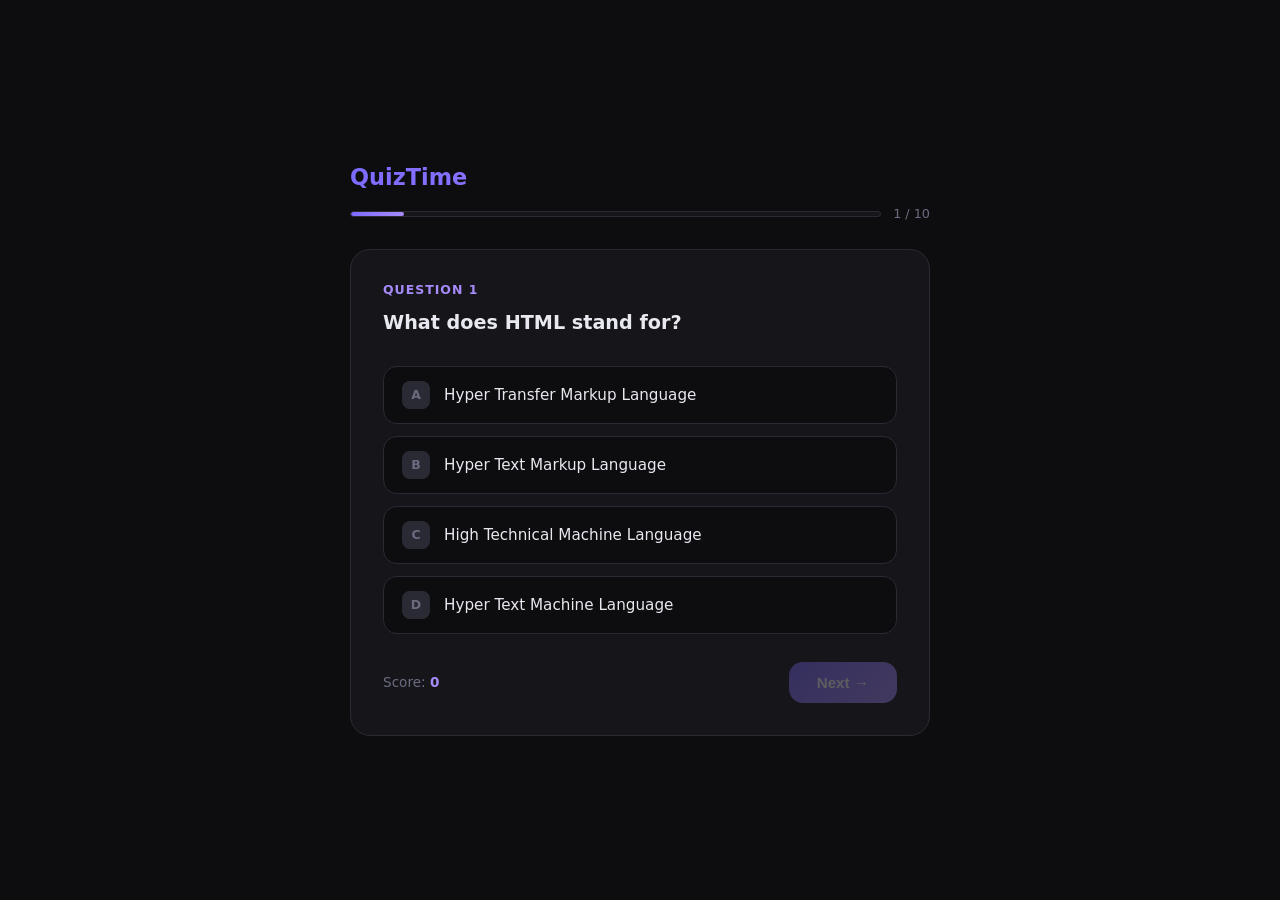
<file: quiz-app/index.html>
<!DOCTYPE html>
<html lang="en">
<head>
  <meta charset="UTF-8" />
  <meta name="viewport" content="width=device-width, initial-scale=1.0"/>
  <title>QuizTime</title>
  <link rel="stylesheet" href="style.css" />
</head>
<body>
  <div class="app">
    <div class="quiz-header">
      <div class="logo">QuizTime</div>
      <div class="progress-wrap">
        <div class="progress-bar">
          <div class="progress-fill" id="progressFill"></div>
        </div>
        <span class="progress-text" id="progressText">1 / 10</span>
      </div>
    </div>

    <div class="quiz-card" id="quizCard">
      <div class="question-num" id="questionNum">Question 1</div>
      <div class="question-text" id="questionText"></div>
      <div class="options" id="optionsList"></div>
      <div class="card-footer">
        <span class="score-badge">Score: <span id="liveScore">0</span></span>
        <button class="btn-next" id="nextBtn" disabled>Next &rarr;</button>
      </div>
    </div>

    <div class="result-card hidden" id="resultCard">
      <div class="result-icon" id="resultIcon"></div>
      <div class="result-title" id="resultTitle"></div>
      <div class="result-score" id="resultScore"></div>
      <p class="result-msg" id="resultMsg"></p>
      <div class="result-breakdown" id="resultBreakdown"></div>
      <button class="btn-restart" id="restartBtn">Try Again</button>
    </div>
  </div>

  <script src="app.js"></script>
</body>
</html>
</file>
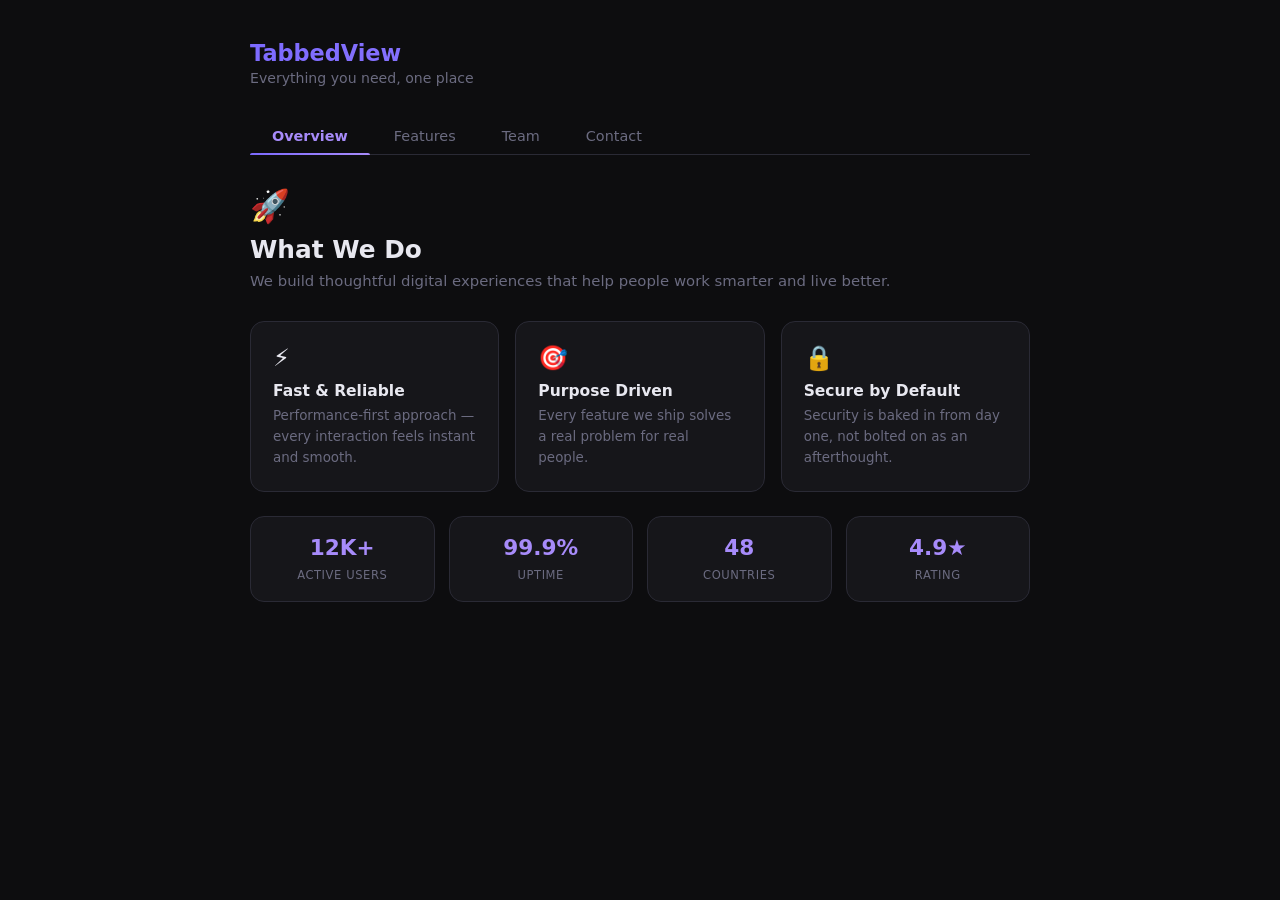
<file: tabbed-content/index.html>
<!DOCTYPE html>
<html lang="en">
<head>
  <meta charset="UTF-8" />
  <meta name="viewport" content="width=device-width, initial-scale=1.0"/>
  <title>TabbedView</title>
  <link rel="stylesheet" href="style.css" />
</head>
<body>
  <div class="app">
    <header>
      <div class="logo">TabbedView</div>
      <p class="subtitle">Everything you need, one place</p>
    </header>

    <div class="tabs-wrap">
      <div class="tabs" role="tablist">
        <button class="tab active" data-tab="overview"  role="tab" aria-selected="true">Overview</button>
        <button class="tab"        data-tab="features"  role="tab" aria-selected="false">Features</button>
        <button class="tab"        data-tab="team"      role="tab" aria-selected="false">Team</button>
        <button class="tab"        data-tab="contact"   role="tab" aria-selected="false">Contact</button>
      </div>
    </div>

    <div class="content-area">

      <!-- Overview -->
      <div class="tab-panel active" id="panel-overview" role="tabpanel">
        <div class="panel-header">
          <span class="panel-icon">&#128640;</span>
          <h2>What We Do</h2>
          <p>We build thoughtful digital experiences that help people work smarter and live better.</p>
        </div>
        <div class="cards-grid">
          <div class="info-card">
            <div class="card-icon">&#9889;</div>
            <h3>Fast &amp; Reliable</h3>
            <p>Performance-first approach — every interaction feels instant and smooth.</p>
          </div>
          <div class="info-card">
            <div class="card-icon">&#127919;</div>
            <h3>Purpose Driven</h3>
            <p>Every feature we ship solves a real problem for real people.</p>
          </div>
          <div class="info-card">
            <div class="card-icon">&#128274;</div>
            <h3>Secure by Default</h3>
            <p>Security is baked in from day one, not bolted on as an afterthought.</p>
          </div>
        </div>
        <div class="stats-row">
          <div class="stat"><span>12K+</span><small>Active Users</small></div>
          <div class="stat"><span>99.9%</span><small>Uptime</small></div>
          <div class="stat"><span>48</span><small>Countries</small></div>
          <div class="stat"><span>4.9&#9733;</span><small>Rating</small></div>
        </div>
      </div>

      <!-- Features -->
      <div class="tab-panel" id="panel-features" role="tabpanel">
        <div class="panel-header">
          <span class="panel-icon">&#10024;</span>
          <h2>Core Features</h2>
          <p>Everything you need, nothing you don't. Designed to stay out of your way.</p>
        </div>
        <div class="feature-list">
          <div class="feature-item">
            <div class="feature-check">&#10003;</div>
            <div>
              <h4>Real-time Collaboration</h4>
              <p>Work alongside your team with live changes, comments, and version history.</p>
            </div>
          </div>
          <div class="feature-item">
            <div class="feature-check">&#10003;</div>
            <div>
              <h4>Smart Notifications</h4>
              <p>Get notified about what matters. Mute the rest. Full control, no noise.</p>
            </div>
          </div>
          <div class="feature-item">
            <div class="feature-check">&#10003;</div>
            <div>
              <h4>Cross-Platform Support</h4>
              <p>Works seamlessly on desktop, tablet, and mobile — no native app required.</p>
            </div>
          </div>
          <div class="feature-item">
            <div class="feature-check">&#10003;</div>
            <div>
              <h4>Advanced Analytics</h4>
              <p>Understand what's happening with clear, actionable data at a glance.</p>
            </div>
          </div>
          <div class="feature-item">
            <div class="feature-check">&#10003;</div>
            <div>
              <h4>API Access</h4>
              <p>Connect your existing tools with our well-documented REST API.</p>
            </div>
          </div>
        </div>
      </div>

      <!-- Team -->
      <div class="tab-panel" id="panel-team" role="tabpanel">
        <div class="panel-header">
          <span class="panel-icon">&#128101;</span>
          <h2>Our Team</h2>
          <p>A small, focused group of people who genuinely care about the work.</p>
        </div>
        <div class="team-grid">
          <div class="team-card">
            <div class="avatar" style="background: linear-gradient(135deg, #7c6aff, #a78bfa)">AK</div>
            <h4>Arjun Kapoor</h4>
            <span class="role">Founder &amp; CEO</span>
            <p>Obsessed with product quality and building things that last.</p>
          </div>
          <div class="team-card">
            <div class="avatar" style="background: linear-gradient(135deg, #22c55e, #16a34a)">PM</div>
            <h4>Priya Mehta</h4>
            <span class="role">Head of Design</span>
            <p>Believes great design is invisible — it just works, always.</p>
          </div>
          <div class="team-card">
            <div class="avatar" style="background: linear-gradient(135deg, #f59e0b, #d97706)">RS</div>
            <h4>Rohan Sharma</h4>
            <span class="role">Lead Engineer</span>
            <p>Writes clean code and cares deeply about performance.</p>
          </div>
          <div class="team-card">
            <div class="avatar" style="background: linear-gradient(135deg, #ef4444, #dc2626)">NJ</div>
            <h4>Neha Joshi</h4>
            <span class="role">Growth Lead</span>
            <p>Connects the right people with the right product at the right time.</p>
          </div>
        </div>
      </div>

      <!-- Contact -->
      <div class="tab-panel" id="panel-contact" role="tabpanel">
        <div class="panel-header">
          <span class="panel-icon">&#9993;&#65039;</span>
          <h2>Get In Touch</h2>
          <p>Have a question or want to work with us? We'd love to hear from you.</p>
        </div>
        <div class="contact-layout">
          <form class="contact-form" id="contactForm" novalidate>
            <div class="form-group">
              <label for="nameInput">Name</label>
              <input id="nameInput" type="text" placeholder="Your name" required />
            </div>
            <div class="form-group">
              <label for="emailInput">Email</label>
              <input id="emailInput" type="email" placeholder="you@example.com" required />
            </div>
            <div class="form-group">
              <label for="msgInput">Message</label>
              <textarea id="msgInput" placeholder="Tell us what's on your mind..." rows="4" required></textarea>
            </div>
            <button type="submit" class="btn-send">Send Message &rarr;</button>
            <div class="form-success hidden" id="formSuccess">
              &#10003;&ensp;Message sent! We'll get back to you soon.
            </div>
          </form>
          <div class="contact-info">
            <div class="contact-detail">
              <div class="contact-icon">&#128231;</div>
              <div>
                <h4>Email</h4>
                <p>hello@example.com</p>
              </div>
            </div>
            <div class="contact-detail">
              <div class="contact-icon">&#128205;</div>
              <div>
                <h4>Location</h4>
                <p>Bangalore, India</p>
              </div>
            </div>
            <div class="contact-detail">
              <div class="contact-icon">&#9200;</div>
              <div>
                <h4>Office Hours</h4>
                <p>Mon &ndash; Fri, 9am &ndash; 6pm IST</p>
              </div>
            </div>
          </div>
        </div>
      </div>

    </div>
  </div>

  <script src="app.js"></script>
</body>
</html>
</file>
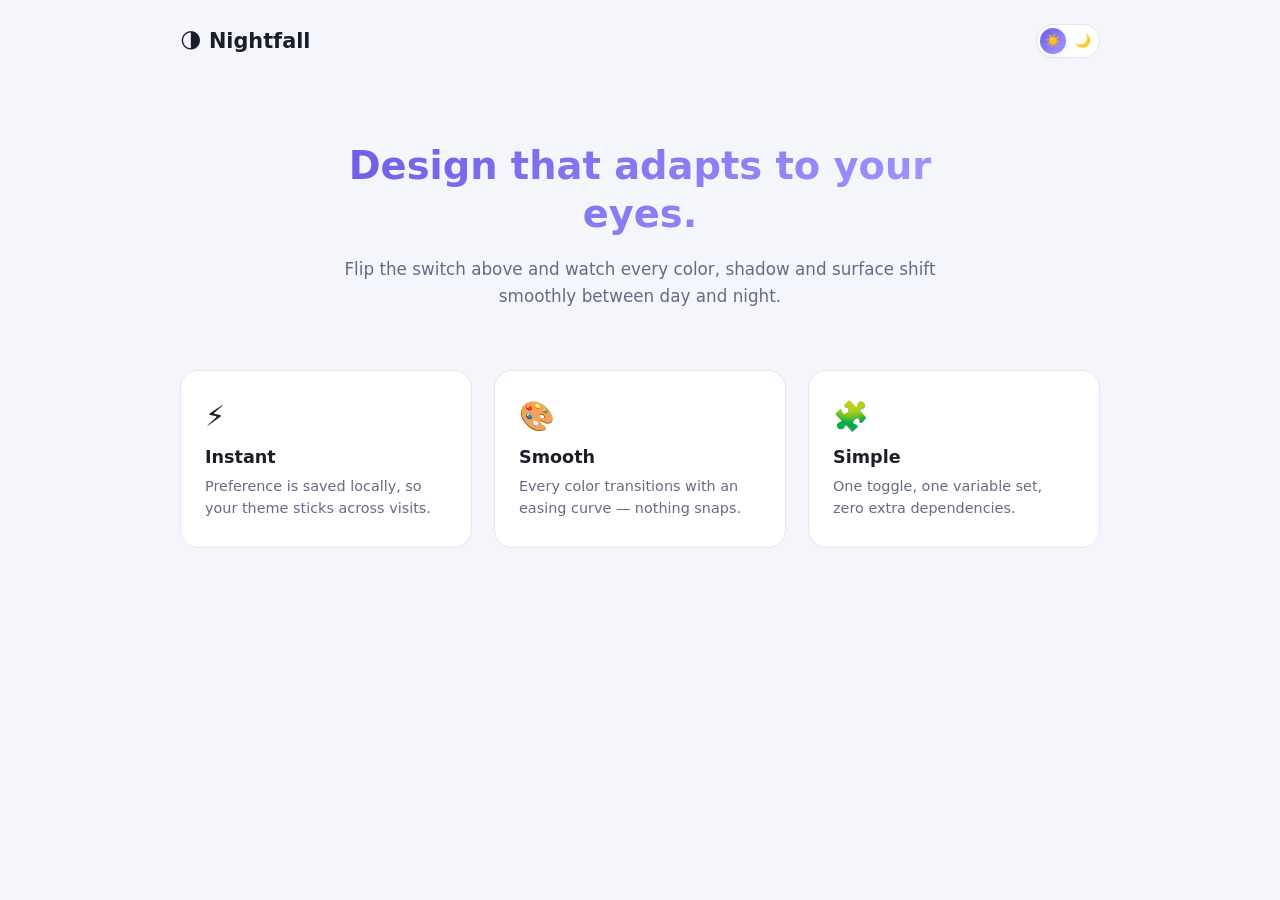
<file: theme-toggle/index.html>
<!DOCTYPE html>
<html lang="en">
<head>
  <meta charset="UTF-8" />
  <meta name="viewport" content="width=device-width, initial-scale=1.0"/>
  <title>Nightfall — Theme Toggle</title>
  <link rel="stylesheet" href="style.css" />
</head>
<body>
  <header>
    <div class="logo">🌗 Nightfall</div>
    <button id="themeToggle" class="switch" aria-label="Toggle theme">
      <span class="icon sun">☀️</span>
      <span class="knob"></span>
      <span class="icon moon">🌙</span>
    </button>
  </header>

  <main>
    <section class="hero">
      <h1>Design that adapts to your eyes.</h1>
      <p>Flip the switch above and watch every color, shadow and surface shift smoothly between day and night.</p>
    </section>

    <section class="cards">
      <div class="card">
        <div class="card-icon">⚡</div>
        <h3>Instant</h3>
        <p>Preference is saved locally, so your theme sticks across visits.</p>
      </div>
      <div class="card">
        <div class="card-icon">🎨</div>
        <h3>Smooth</h3>
        <p>Every color transitions with an easing curve — nothing snaps.</p>
      </div>
      <div class="card">
        <div class="card-icon">🧩</div>
        <h3>Simple</h3>
        <p>One toggle, one variable set, zero extra dependencies.</p>
      </div>
    </section>
  </main>

  <script src="app.js"></script>
</body>
</html>
</file>
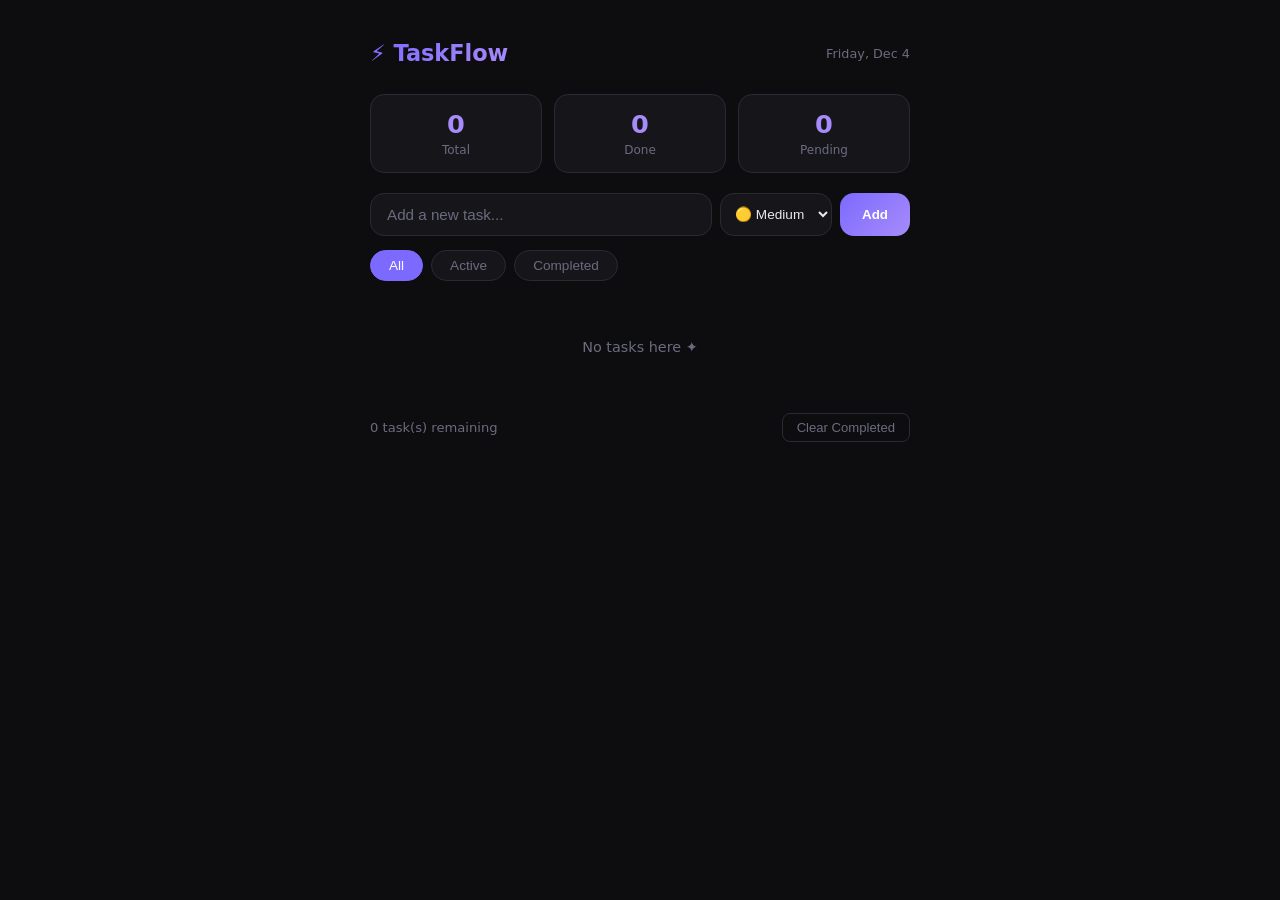
<file: todo-app/index.html>
<!DOCTYPE html>
<html lang="en">
<head>
  <meta charset="UTF-8" />
  <meta name="viewport" content="width=device-width, initial-scale=1.0"/>
  <title>TaskFlow</title>
  <link rel="stylesheet" href="style.css" />
</head>
<body>
  <div class="app">
    <header>
      <div class="logo">⚡ TaskFlow</div>
      <span class="date" id="date"></span>
    </header>

    <div class="stats">
      <div class="stat"><span id="total">0</span><small>Total</small></div>
      <div class="stat"><span id="done">0</span><small>Done</small></div>
      <div class="stat"><span id="pending">0</span><small>Pending</small></div>
    </div>

    <div class="input-row">
      <input id="taskInput" type="text" placeholder="Add a new task..." maxlength="80" />
      <select id="priority">
        <option value="low">🟢 Low</option>
        <option value="medium" selected>🟡 Medium</option>
        <option value="high">🔴 High</option>
      </select>
      <button id="addBtn">Add</button>
    </div>

    <div class="filters">
      <button class="filter active" data-f="all">All</button>
      <button class="filter" data-f="active">Active</button>
      <button class="filter" data-f="completed">Completed</button>
    </div>

    <ul id="taskList"></ul>

    <div class="footer">
      <span id="leftCount"></span>
      <button id="clearDone">Clear Completed</button>
    </div>
  </div>

  <script src="app.js"></script>
</body>
</html>
</file>
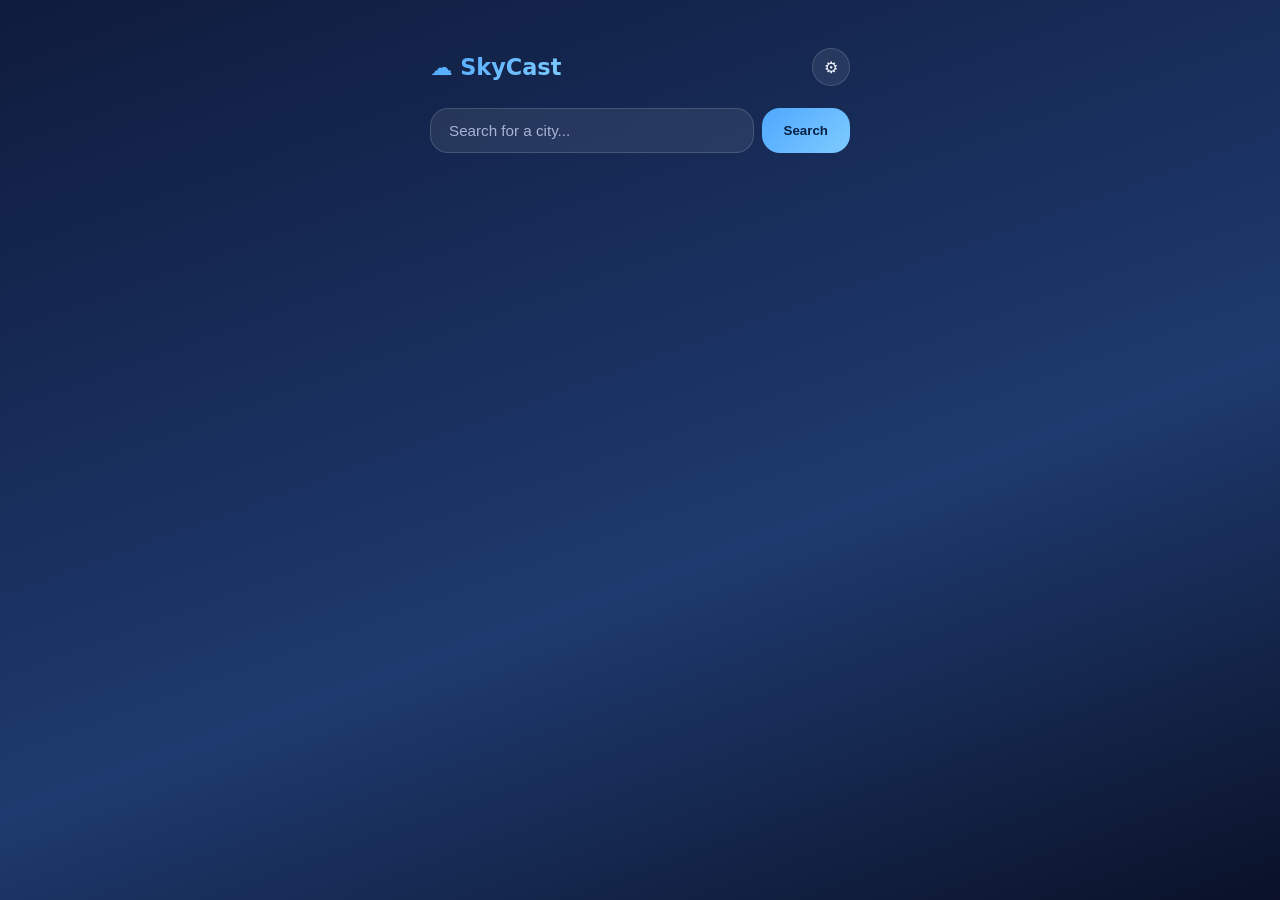
<file: weather-app/index.html>
<!DOCTYPE html>
<html lang="en">
<head>
  <meta charset="UTF-8" />
  <meta name="viewport" content="width=device-width, initial-scale=1.0"/>
  <title>SkyCast — Weather</title>
  <link rel="stylesheet" href="style.css" />
</head>
<body>
  <div class="app">
    <header>
      <div class="logo">☁️ SkyCast</div>
      <button id="settingsBtn" class="icon-btn" title="API key settings">⚙</button>
    </header>

    <div class="search-row">
      <input id="cityInput" type="text" placeholder="Search for a city..." autocomplete="off" />
      <button id="searchBtn">Search</button>
    </div>

    <div id="message" class="message hidden"></div>

    <div id="loader" class="loader hidden"><div class="spinner"></div></div>

    <div id="card" class="card hidden">
      <div class="card-top">
        <div>
          <h1 id="city">--</h1>
          <span id="date"></span>
        </div>
        <img id="icon" alt="weather icon" />
      </div>

      <div class="temp-row">
        <span id="temp">--°</span>
        <span id="condition">--</span>
      </div>

      <div class="details">
        <div class="detail">
          <span class="d-label">Feels like</span>
          <span id="feels" class="d-value">--°</span>
        </div>
        <div class="detail">
          <span class="d-label">Humidity</span>
          <span id="humidity" class="d-value">--%</span>
        </div>
        <div class="detail">
          <span class="d-label">Wind</span>
          <span id="wind" class="d-value">-- km/h</span>
        </div>
        <div class="detail">
          <span class="d-label">Pressure</span>
          <span id="pressure" class="d-value">-- hPa</span>
        </div>
      </div>
    </div>
  </div>

  <div id="keyModal" class="modal-overlay hidden">
    <div class="modal">
      <h2>Connect OpenWeatherMap</h2>
      <p>Paste your free API key to enable live weather. Get one at
        <a href="https://openweathermap.org/api" target="_blank" rel="noopener">openweathermap.org</a>.
      </p>
      <input id="apiKeyInput" type="text" placeholder="Your API key" />
      <div class="modal-actions">
        <button id="saveKeyBtn">Save & Continue</button>
      </div>
    </div>
  </div>

  <script src="app.js"></script>
</body>
</html>
</file>
<file: faq-accordion/style.css>
* { margin: 0; padding: 0; box-sizing: border-box; }

:root {
  --bg: #0d0d0f;
  --surface: #16161a;
  --border: #2a2a35;
  --accent: #7c6aff;
  --accent2: #a78bfa;
  --text: #e8e8f0;
  --muted: #6b6b80;
  --radius: 14px;
}

body {
  background: var(--bg);
  color: var(--text);
  font-family: 'Segoe UI', system-ui, sans-serif;
  min-height: 100vh;
  display: flex;
  justify-content: center;
  padding: 60px 16px;
}

.container { width: 100%; max-width: 680px; }

.header { text-align: center; margin-bottom: 48px; }

.tag {
  display: inline-block;
  background: rgba(124,106,255,.15);
  color: var(--accent2);
  border: 1px solid rgba(124,106,255,.3);
  border-radius: 20px;
  padding: 4px 16px;
  font-size: .78rem;
  letter-spacing: .08em;
  text-transform: uppercase;
  margin-bottom: 16px;
}

h1 { font-size: 2.2rem; font-weight: 700; line-height: 1.2; margin-bottom: 12px; }
h1 span {
  background: linear-gradient(135deg, var(--accent), var(--accent2));
  -webkit-background-clip: text;
  -webkit-text-fill-color: transparent;
  background-clip: text;
}

.sub { color: var(--muted); font-size: .95rem; max-width: 460px; margin: 0 auto; }

.faq-list { display: flex; flex-direction: column; gap: 10px; }

.faq-item {
  background: var(--surface);
  border: 1px solid var(--border);
  border-radius: var(--radius);
  overflow: hidden;
  transition: border-color .2s;
}

.faq-item.open { border-color: var(--accent); }

.faq-q {
  width: 100%;
  background: none;
  border: none;
  padding: 18px 20px;
  color: var(--text);
  font-size: .95rem;
  font-weight: 500;
  text-align: left;
  cursor: pointer;
  display: flex;
  justify-content: space-between;
  align-items: center;
  gap: 12px;
}

.icon {
  width: 26px; height: 26px;
  border: 1px solid var(--border);
  border-radius: 50%;
  display: flex; align-items: center; justify-content: center;
  flex-shrink: 0;
  font-size: 1.1rem;
  color: var(--accent);
  transition: transform .3s, background .2s;
}

.faq-item.open .icon {
  transform: rotate(45deg);
  background: var(--accent);
  color: #fff;
  border-color: var(--accent);
}

.faq-a {
  max-height: 0;
  overflow: hidden;
  transition: max-height .35s ease, padding .35s ease;
  padding: 0 20px;
}

.faq-a p { color: var(--muted); font-size: .9rem; line-height: 1.7; padding-bottom: 18px; }

.faq-item.open .faq-a { max-height: 200px; padding-top: 0; }

.contact-bar {
  text-align: center;
  margin-top: 40px;
  color: var(--muted);
  font-size: .88rem;
}

.contact-bar a { color: var(--accent2); text-decoration: none; }
.contact-bar a:hover { text-decoration: underline; }

@media (max-width: 480px) {
  h1 { font-size: 1.6rem; }
}
</file>
<file: image-slider/style.css>
* { margin: 0; padding: 0; box-sizing: border-box; }

:root {
  --bg: #0d0d0f;
  --surface: #16161a;
  --border: #2a2a35;
  --accent: #7c6aff;
  --accent2: #a78bfa;
  --text: #e8e8f0;
  --muted: #6b6b80;
  --radius: 14px;
}

body {
  background: var(--bg);
  color: var(--text);
  font-family: 'Segoe UI', system-ui, sans-serif;
  min-height: 100vh;
  display: flex;
  justify-content: center;
  align-items: center;
  padding: 40px 16px;
}

.app {
  width: 100%;
  max-width: 800px;
}

.slider-header {
  margin-bottom: 24px;
}

.logo {
  font-size: 1.4rem;
  font-weight: 700;
  background: linear-gradient(135deg, var(--accent), var(--accent2));
  -webkit-background-clip: text;
  -webkit-text-fill-color: transparent;
  background-clip: text;
  margin-bottom: 4px;
}

.tagline {
  font-size: .85rem;
  color: var(--muted);
}

.slider-wrap {
  position: relative;
  border-radius: 22px;
  overflow: hidden;
  border: 1px solid var(--border);
  box-shadow: 0 20px 60px rgba(0, 0, 0, .5);
}

.slider {
  display: flex;
  transition: transform 0.55s cubic-bezier(0.4, 0, 0.2, 1);
  will-change: transform;
}

.slide {
  min-width: 100%;
  height: 440px;
  display: flex;
  align-items: flex-end;
  padding: 44px 44px;
  position: relative;
  flex-shrink: 0;
}

.slide::before {
  content: '';
  position: absolute;
  inset: 0;
  background: linear-gradient(to top, rgba(0, 0, 0, .72) 0%, rgba(0, 0, 0, .1) 55%, transparent 100%);
}

.slide-content {
  position: relative;
  z-index: 2;
}

.slide-tag {
  display: inline-block;
  background: rgba(255, 255, 255, .14);
  backdrop-filter: blur(10px);
  -webkit-backdrop-filter: blur(10px);
  border: 1px solid rgba(255, 255, 255, .18);
  border-radius: 20px;
  padding: 4px 14px;
  font-size: .72rem;
  font-weight: 600;
  letter-spacing: .08em;
  text-transform: uppercase;
  color: #fff;
  margin-bottom: 12px;
}

.slide-content h2 {
  font-size: 2rem;
  font-weight: 700;
  color: #fff;
  margin-bottom: 8px;
  line-height: 1.2;
  text-shadow: 0 2px 12px rgba(0, 0, 0, .3);
}

.slide-content p {
  color: rgba(255, 255, 255, .72);
  font-size: .9rem;
  max-width: 400px;
  line-height: 1.6;
}

/* Nav buttons */
.nav-btn {
  position: absolute;
  top: 50%;
  transform: translateY(-50%);
  width: 46px;
  height: 46px;
  background: rgba(255, 255, 255, .1);
  backdrop-filter: blur(10px);
  -webkit-backdrop-filter: blur(10px);
  border: 1px solid rgba(255, 255, 255, .18);
  border-radius: 50%;
  color: #fff;
  font-size: 1.1rem;
  cursor: pointer;
  transition: all .25s;
  display: flex;
  align-items: center;
  justify-content: center;
  z-index: 10;
}

.nav-btn:hover {
  background: rgba(255, 255, 255, .22);
  transform: translateY(-50%) scale(1.07);
}

.prev { left: 18px; }
.next { right: 18px; }

/* Dots */
.dots {
  position: absolute;
  bottom: 20px;
  left: 50%;
  transform: translateX(-50%);
  display: flex;
  gap: 8px;
  z-index: 10;
}

.dot {
  width: 8px;
  height: 8px;
  border-radius: 50%;
  background: rgba(255, 255, 255, .38);
  cursor: pointer;
  transition: all .35s cubic-bezier(0.4, 0, 0.2, 1);
  border: none;
}

.dot.active {
  background: #fff;
  width: 24px;
  border-radius: 4px;
}

/* Autoplay toggle */
.autoplay-btn {
  position: absolute;
  top: 16px;
  right: 16px;
  width: 38px;
  height: 38px;
  background: rgba(255, 255, 255, .1);
  backdrop-filter: blur(10px);
  -webkit-backdrop-filter: blur(10px);
  border: 1px solid rgba(255, 255, 255, .16);
  border-radius: 50%;
  color: #fff;
  font-size: .75rem;
  cursor: pointer;
  display: flex;
  align-items: center;
  justify-content: center;
  z-index: 10;
  transition: background .2s;
  letter-spacing: 1px;
  line-height: 1;
}

.autoplay-btn:hover {
  background: rgba(255, 255, 255, .2);
}

/* Counter */
.slide-counter {
  text-align: center;
  margin-top: 18px;
  font-size: .85rem;
  color: var(--muted);
}

#currentNum {
  color: var(--accent2);
  font-weight: 700;
  font-size: 1rem;
}

@media (max-width: 560px) {
  .slide { height: 320px; padding: 28px 24px; }
  .slide-content h2 { font-size: 1.45rem; }
  .nav-btn { width: 38px; height: 38px; font-size: .95rem; }
  .prev { left: 10px; }
  .next { right: 10px; }
}
</file>
<file: kanban-board/style.css>
* { margin: 0; padding: 0; box-sizing: border-box; }

:root {
  --bg: #0d0d12;
  --surface: #17171f;
  --border: #2a2a36;
  --text: #eaeaf4;
  --muted: #7d7d92;
  --todo: #4fa8ff;
  --doing: #f5a623;
  --done: #2ecc71;
  --radius: 14px;
}

body {
  background: var(--bg);
  color: var(--text);
  font-family: 'Segoe UI', system-ui, sans-serif;
  min-height: 100vh;
  padding: 36px 24px;
}

.app { max-width: 1100px; margin: 0 auto; }

header {
  display: flex;
  justify-content: space-between;
  align-items: center;
  margin-bottom: 28px;
}

.logo {
  font-size: 1.5rem;
  font-weight: 700;
}

.count-badge {
  background: var(--surface);
  border: 1px solid var(--border);
  border-radius: 30px;
  padding: 6px 16px;
  font-size: .82rem;
  color: var(--muted);
}

.board {
  display: grid;
  grid-template-columns: repeat(3, 1fr);
  gap: 20px;
}

.column {
  background: var(--surface);
  border: 1px solid var(--border);
  border-radius: 18px;
  padding: 16px;
  min-height: 420px;
  display: flex;
  flex-direction: column;
  transition: background .2s;
}

.column.drag-over { background: #1d1d29; }

.col-header {
  display: flex;
  justify-content: space-between;
  align-items: center;
  font-weight: 700;
  font-size: .95rem;
  padding: 6px 4px 14px;
  border-bottom: 2px solid var(--border);
  margin-bottom: 14px;
}

.todo-color  { color: var(--todo); border-color: var(--todo); }
.doing-color { color: var(--doing); border-color: var(--doing); }
.done-color  { color: var(--done); border-color: var(--done); }

.col-count {
  background: rgba(255,255,255,0.08);
  border-radius: 20px;
  padding: 2px 10px;
  font-size: .75rem;
  color: var(--text);
}

.add-row {
  display: flex;
  gap: 6px;
  margin-bottom: 14px;
}

.add-row input {
  flex: 1;
  background: var(--bg);
  border: 1px solid var(--border);
  border-radius: 10px;
  padding: 9px 12px;
  color: var(--text);
  font-size: .85rem;
  outline: none;
  transition: border .2s;
}

.add-row input:focus { border-color: var(--todo); }
.add-row input::placeholder { color: var(--muted); }

.add-row button {
  background: rgba(255,255,255,0.08);
  border: 1px solid var(--border);
  border-radius: 10px;
  color: var(--text);
  width: 36px;
  font-size: 1.1rem;
  cursor: pointer;
  transition: background .2s;
}

.add-row button:hover { background: rgba(255,255,255,0.16); }

.cards {
  display: flex;
  flex-direction: column;
  gap: 10px;
  flex: 1;
  min-height: 40px;
}

.task-card {
  background: var(--bg);
  border: 1px solid var(--border);
  border-left: 4px solid var(--todo);
  border-radius: 10px;
  padding: 12px 14px;
  font-size: .88rem;
  cursor: grab;
  display: flex;
  justify-content: space-between;
  align-items: flex-start;
  gap: 8px;
  animation: pop .18s ease;
  transition: transform .15s, box-shadow .15s;
}

.task-card:active { cursor: grabbing; }
.task-card:hover { transform: translateY(-2px); box-shadow: 0 6px 16px rgba(0,0,0,0.35); }
.task-card.dragging { opacity: .4; }

[data-status="todo"]  .task-card { border-left-color: var(--todo); }
[data-status="doing"] .task-card { border-left-color: var(--doing); }
[data-status="done"]  .task-card { border-left-color: var(--done); }

@keyframes pop {
  from { opacity: 0; transform: scale(.96); }
  to   { opacity: 1; transform: scale(1); }
}

.task-text { flex: 1; word-break: break-word; }

.task-delete {
  background: none;
  border: none;
  color: var(--muted);
  cursor: pointer;
  font-size: .95rem;
  line-height: 1;
  padding: 2px;
  transition: color .2s;
}

.task-delete:hover { color: #ff5c5c; }

.empty-hint {
  color: var(--muted);
  font-size: .8rem;
  text-align: center;
  padding: 20px 0;
}

@media (max-width: 800px) {
  .board { grid-template-columns: 1fr; }
}
</file>
<file: landing-page/style.css>
/* ═══════════════════════════════════════════════
   MemoraX Landing Page
   HTML & CSS only · No JavaScript
═══════════════════════════════════════════════ */

/* ── Tokens ── */
:root {
  --bg:      #05050e;
  --bg2:     #09091a;
  --bg3:     #0e0e22;
  --text:    #edeeff;
  --muted:   #6464a0;
  --border:  rgba(139,92,246,.13);
  --border-h:rgba(139,92,246,.3);
  --accent:  #8b5cf6;
  --cyan:    #22d3ee;
  --rose:    #f472b6;
  --green:   #34d399;
  --warm:    #f97316;
  --r:       14px;
  --r-lg:    22px;
  --ease:    cubic-bezier(.22,1,.36,1);
  --fh:      'Space Grotesk', sans-serif;
  --fb:      'Inter', sans-serif;
  --fm:      'DM Mono', monospace;
}

/* ── Reset ── */
*, *::before, *::after { box-sizing: border-box; margin: 0; padding: 0; }
html { scroll-behavior: smooth; }
body {
  font-family: var(--fb);
  background: var(--bg);
  color: var(--text);
  line-height: 1.6;
  overflow-x: hidden;
}
a { text-decoration: none; color: inherit; }
ul { list-style: none; }

/* ── Grain ── */
.grain {
  position: fixed; inset: 0; z-index: 999; pointer-events: none;
  opacity: .025;
  background-image: url("data:image/svg+xml,%3Csvg xmlns='http://www.w3.org/2000/svg' width='300' height='300'%3E%3Cfilter id='n'%3E%3CfeTurbulence type='fractalNoise' baseFrequency='.9' numOctaves='4' stitchTiles='stitch'/%3E%3C/filter%3E%3Crect width='300' height='300' filter='url(%23n)'/%3E%3C/svg%3E");
  background-size: 300px;
}

/* ── Container ── */
.container { max-width: 1100px; margin: 0 auto; padding: 0 5%; }

/* ── Hamburger toggle (CSS only) ── */
.nav-toggle-input { display: none; }

.hamburger {
  display: none; flex-direction: column; gap: 5px;
  cursor: pointer; padding: 4px; flex-shrink: 0;
}
.hamburger span {
  display: block; width: 22px; height: 2px;
  background: var(--text); border-radius: 2px;
  transition: transform .3s var(--ease), opacity .3s;
}

.nav-toggle-input:checked ~ .navbar .hamburger span:nth-child(1) {
  transform: rotate(45deg) translate(5px, 5px);
}
.nav-toggle-input:checked ~ .navbar .hamburger span:nth-child(2) {
  opacity: 0; transform: scaleX(0);
}
.nav-toggle-input:checked ~ .navbar .hamburger span:nth-child(3) {
  transform: rotate(-45deg) translate(5px, -5px);
}
.nav-toggle-input:checked ~ .mobile-menu { display: block; }

/* ── Navbar ── */
.navbar {
  position: sticky; top: 0; z-index: 100;
  display: flex; align-items: center; justify-content: space-between;
  padding: 1.1rem 6%;
  background: rgba(5,5,14,.9);
  backdrop-filter: blur(20px);
  border-bottom: 1px solid var(--border);
  animation: navIn .6s var(--ease) both;
}
@keyframes navIn {
  from { opacity:0; transform:translateY(-14px); }
  to   { opacity:1; transform:translateY(0); }
}

.nav-brand {
  font-family: var(--fh); font-size: 1.5rem; font-weight: 700;
  letter-spacing: -.02em; color: var(--text);
  flex-shrink: 0;
}
.nav-brand span { color: var(--accent); }

.nav-links {
  display: flex; align-items: center; gap: 2.2rem;
}
.nav-links a {
  font-size: .87rem; font-weight: 500; color: var(--muted);
  position: relative; padding-bottom: 2px;
  transition: color .25s;
}
.nav-links a::after {
  content: ''; position: absolute;
  bottom: 0; left: 0; width: 0; height: 1px;
  background: var(--accent);
  transition: width .3s var(--ease);
}
.nav-links a:hover { color: var(--text); }
.nav-links a:hover::after { width: 100%; }

.nav-cta {
  font-size: .85rem; font-weight: 600; color: #fff;
  background: var(--accent);
  padding: .5rem 1.3rem; border-radius: 50px;
  border: 1px solid rgba(139,92,246,.35);
  transition: background .25s, transform .25s, box-shadow .25s;
  flex-shrink: 0;
}
.nav-cta:hover {
  background: #7c3aed;
  transform: translateY(-2px);
  box-shadow: 0 8px 24px rgba(139,92,246,.4);
}

/* ── Mobile menu ── */
.mobile-menu {
  display: none;
  position: fixed; top: 62px; left: 0; right: 0; z-index: 99;
  background: rgba(9,9,26,.97);
  backdrop-filter: blur(20px);
  border-bottom: 1px solid var(--border);
  padding: 1.8rem 6%;
}
.mobile-menu ul { display: flex; flex-direction: column; gap: 1.3rem; }
.mobile-menu a {
  font-size: .95rem; font-weight: 500; color: var(--muted);
  transition: color .25s;
}
.mobile-menu a:hover, .mobile-menu .mobile-cta { color: var(--accent); }
.mobile-menu .mobile-cta { font-weight: 600; }

/* ── Buttons ── */
.btn-primary {
  display: inline-flex; align-items: center; gap: .55rem;
  font-family: var(--fb); font-size: .92rem; font-weight: 600;
  color: #fff; background: var(--accent);
  padding: .75rem 1.8rem; border-radius: 50px;
  border: 1px solid rgba(139,92,246,.3);
  transition: background .25s, transform .3s var(--ease), box-shadow .3s;
}
.btn-primary:hover {
  background: #7c3aed;
  transform: translateY(-3px);
  box-shadow: 0 14px 36px rgba(139,92,246,.45);
}
.btn-icon { transition: transform .3s; display: inline-block; }
.btn-primary:hover .btn-icon { transform: translateY(3px); }

.btn-ghost {
  display: inline-flex; align-items: center;
  font-family: var(--fb); font-size: .92rem; font-weight: 500;
  color: var(--muted); background: transparent;
  padding: .75rem 1.6rem; border-radius: 50px;
  border: 1px solid var(--border-h);
  transition: color .25s, border-color .25s, transform .3s var(--ease);
}
.btn-ghost:hover {
  color: var(--text); border-color: var(--accent);
  transform: translateY(-2px);
}

/* ── Section shared ── */
.section { padding: 100px 0; }

.eyebrow {
  font-family: var(--fm); font-size: .72rem; font-weight: 400;
  letter-spacing: .18em; text-transform: uppercase;
  color: var(--accent); text-align: center; margin-bottom: .6rem;
}

.sec-title {
  font-family: var(--fh); font-size: clamp(1.8rem,3.5vw,2.6rem); font-weight: 700;
  text-align: center; line-height: 1.15; letter-spacing: -.025em;
  margin-bottom: 3.5rem;
  background: linear-gradient(120deg, var(--text) 0%, var(--text) 40%, #c4b5fd 70%, var(--cyan) 100%);
  -webkit-background-clip: text; background-clip: text;
  -webkit-text-fill-color: transparent;
  background-size: 200% auto;
  animation: shimmer 8s linear 1s infinite;
}
@keyframes shimmer {
  0%   { background-position: 0% center; }
  100% { background-position: 200% center; }
}

/* ── Hero ── */
.hero {
  position: relative; overflow: hidden;
  min-height: 100vh; display: flex; align-items: center;
  padding: 7rem 6% 5rem;
}

.hero-blob {
  position: absolute; border-radius: 50%;
  filter: blur(90px); pointer-events: none; z-index: 0;
}
.hb1 {
  width: 520px; height: 520px;
  background: radial-gradient(circle, rgba(139,92,246,.22), transparent 70%);
  top: -120px; left: -100px;
  animation: blobA 14s ease-in-out infinite;
}
.hb2 {
  width: 440px; height: 440px;
  background: radial-gradient(circle, rgba(34,211,238,.15), transparent 70%);
  bottom: -60px; right: -80px;
  animation: blobB 16s ease-in-out 2s infinite;
}
.hb3 {
  width: 320px; height: 320px;
  background: radial-gradient(circle, rgba(244,114,182,.1), transparent 70%);
  top: 45%; right: 28%;
  animation: blobC 18s ease-in-out 5s infinite;
}
@keyframes blobA { 0%,100%{transform:translate(0,0)scale(1)} 50%{transform:translate(40px,30px)scale(1.08)} }
@keyframes blobB { 0%,100%{transform:translate(0,0)scale(1)} 50%{transform:translate(-30px,-25px)scale(1.1)} }
@keyframes blobC { 0%,100%{transform:translate(0,0)} 50%{transform:translate(20px,30px)} }

.hero-inner {
  position: relative; z-index: 1;
  display: flex; align-items: center; gap: 5rem;
  width: 100%; max-width: 1100px; margin: 0 auto;
}

.hero-left { flex: 1; max-width: 560px; }

.hero-badge {
  display: inline-flex; align-items: center; gap: .6rem;
  font-family: var(--fm); font-size: .7rem; letter-spacing: .07em;
  color: #c4b5fd;
  background: rgba(139,92,246,.1);
  border: 1px solid rgba(139,92,246,.25);
  padding: .38rem 1rem; border-radius: 50px;
  margin-bottom: 1.6rem;
  animation: fadeUp .6s var(--ease) .2s both;
}
.badge-dot {
  width: 7px; height: 7px; border-radius: 50%;
  background: var(--green);
  animation: dotPulse 2s ease-in-out infinite;
}
@keyframes dotPulse { 0%,100%{opacity:1;transform:scale(1)} 50%{opacity:.35;transform:scale(.65)} }

.hero-heading {
  font-family: var(--fh); font-size: clamp(2.4rem,5.5vw,3.8rem); font-weight: 700;
  line-height: 1.08; letter-spacing: -.035em;
  margin-bottom: 1.4rem;
  animation: fadeUp .6s var(--ease) .35s both;
}
.grad-text {
  background: linear-gradient(135deg, var(--accent) 0%, var(--cyan) 50%, var(--rose) 100%);
  -webkit-background-clip: text; background-clip: text;
  -webkit-text-fill-color: transparent;
  background-size: 200% auto;
  animation: shimmer 5s linear infinite;
}

.hero-sub {
  font-size: clamp(.9rem,1.5vw,1.05rem); font-weight: 300;
  color: var(--muted); line-height: 1.78; max-width: 480px;
  margin-bottom: 2.2rem;
  animation: fadeUp .6s var(--ease) .5s both;
}

.hero-btns {
  display: flex; gap: 1rem; flex-wrap: wrap; align-items: center;
  margin-bottom: 1.4rem;
  animation: fadeUp .6s var(--ease) .65s both;
}

.hero-note {
  font-family: var(--fm); font-size: .7rem; letter-spacing: .06em;
  color: var(--muted);
  animation: fadeUp .6s var(--ease) .8s both;
}

@keyframes fadeUp {
  from { opacity:0; transform:translateY(22px); }
  to   { opacity:1; transform:translateY(0); }
}

/* ── Card Demo ── */
.hero-right {
  flex: 1; display: flex; justify-content: center; align-items: center;
  animation: fadeUp .7s var(--ease) .55s both;
}

.card-demo {
  position: relative; width: 100%; max-width: 380px;
  background: rgba(14,14,34,.88);
  border: 1px solid rgba(139,92,246,.22);
  border-radius: 20px; overflow: hidden;
  backdrop-filter: blur(20px);
  box-shadow: 0 30px 80px rgba(0,0,0,.55), 0 0 0 1px rgba(139,92,246,.08);
  animation: cardFloat 6s ease-in-out infinite;
}
@keyframes cardFloat { 0%,100%{transform:translateY(0)} 50%{transform:translateY(-16px)} }

.card-demo-header {
  display: flex; align-items: center; justify-content: space-between;
  padding: 1rem 1.4rem;
  background: rgba(139,92,246,.07);
  border-bottom: 1px solid rgba(139,92,246,.12);
}
.cd-dots { display: flex; gap: .45rem; }
.cd-dot { width: 11px; height: 11px; border-radius: 50%; }
.cd-dot.red    { background: #ff5f57; }
.cd-dot.yellow { background: #febc2e; }
.cd-dot.green  { background: #28c840; }
.cd-label {
  font-family: var(--fm); font-size: .66rem; letter-spacing: .12em;
  text-transform: uppercase; color: #c4b5fd;
}

.card-demo-body { padding: 1.8rem; }

.cd-tag {
  display: inline-block;
  font-family: var(--fm); font-size: .66rem; letter-spacing: .06em;
  color: var(--cyan);
  background: rgba(34,211,238,.08);
  border: 1px solid rgba(34,211,238,.22);
  padding: .2rem .65rem; border-radius: 50px;
  margin-bottom: 1.1rem;
}

.cd-q {
  font-family: var(--fh); font-size: 1.05rem; font-weight: 600;
  color: var(--text); line-height: 1.35;
  margin-bottom: 1.1rem; padding-bottom: 1.1rem;
  border-bottom: 1px dashed rgba(139,92,246,.2);
}

.cd-divider { display: none; }

.cd-a {
  font-size: .84rem; font-weight: 300; color: var(--muted);
  line-height: 1.74; margin-bottom: 1.5rem;
}

.cd-footer {
  display: flex; align-items: center; justify-content: space-between;
}
.cd-nav-btn {
  font-family: var(--fm); font-size: .68rem; letter-spacing: .04em;
  color: var(--muted);
  padding: .28rem .75rem;
  border: 1px solid rgba(139,92,246,.18); border-radius: 8px;
  transition: all .25s; cursor: default;
}
.cd-nav-btn.active {
  color: #c4b5fd;
  border-color: rgba(139,92,246,.4);
  background: rgba(139,92,246,.1);
}
.cd-nav-btn:hover { color: var(--text); border-color: rgba(139,92,246,.35); }
.cd-count {
  font-family: var(--fm); font-size: .68rem; color: var(--muted);
}
.card-glow {
  position: absolute; inset: 0; pointer-events: none;
  background: radial-gradient(circle at 50% 0%, rgba(139,92,246,.1), transparent 65%);
}

/* ── Scroll Indicator ── */
.hero-scroll {
  position: absolute; bottom: 2.5rem; left: 50%; transform: translateX(-50%);
  display: flex; flex-direction: column; align-items: center; gap: .5rem;
  z-index: 1;
}
.scroll-line {
  display: block; width: 1px; height: 40px;
  background: linear-gradient(to bottom, var(--accent), transparent);
  position: relative; overflow: hidden;
}
.scroll-line::after {
  content: ''; position: absolute; top: 0; left: 0; right: 0; height: 10px;
  background: linear-gradient(to bottom, #fff, var(--accent)); border-radius: 2px;
  animation: scrollDrop 1.9s ease-in-out 2s infinite;
}
@keyframes scrollDrop {
  0%  { transform: translateY(-100%); opacity:1; }
  80% { transform: translateY(400%);  opacity:1; }
  100%{ transform: translateY(400%);  opacity:0; }
}
.scroll-label {
  font-family: var(--fm); font-size: .6rem;
  letter-spacing: .16em; text-transform: uppercase;
  color: var(--muted);
  animation: scrollFade 1.9s ease-in-out 2s infinite;
}
@keyframes scrollFade { 0%,100%{opacity:.3} 50%{opacity:1} }

/* ── Stats Bar ── */
.stats-bar {
  background: var(--bg2);
  border-top: 1px solid var(--border);
  border-bottom: 1px solid var(--border);
}
.stats-inner {
  display: flex; align-items: center; justify-content: center;
  padding: 1.8rem 5%; gap: 0;
}
.stat-item {
  display: flex; flex-direction: column; align-items: center; gap: .15rem;
  padding: 0 3.5rem;
}
.stat-num {
  font-family: var(--fh); font-size: 1.9rem; font-weight: 700;
  letter-spacing: -.03em;
  background: linear-gradient(135deg, var(--text), #c4b5fd);
  -webkit-background-clip: text; background-clip: text;
  -webkit-text-fill-color: transparent;
}
.stat-label {
  font-family: var(--fm); font-size: .66rem;
  letter-spacing: .12em; text-transform: uppercase;
  color: var(--muted);
}
.stat-sep { width: 1px; height: 38px; background: var(--border); flex-shrink: 0; }

/* ── Problem ── */
.problem { background: var(--bg); }
.prob-grid {
  display: grid; grid-template-columns: repeat(4,1fr); gap: 1.4rem;
}
.prob-card {
  background: var(--bg2); border: 1px solid var(--border);
  border-radius: var(--r); padding: 2rem;
  transition: transform .3s var(--ease), border-color .3s, box-shadow .3s;
}
.prob-card:hover {
  transform: translateY(-7px);
  border-color: rgba(139,92,246,.3);
  box-shadow: 0 20px 40px rgba(0,0,0,.3);
}
.prob-icon { font-size: 2rem; display: block; margin-bottom: 1rem; }
.prob-card h3 {
  font-family: var(--fh); font-size: .98rem; font-weight: 600;
  color: var(--text); margin-bottom: .5rem;
}
.prob-card p { font-size: .84rem; font-weight: 300; color: var(--muted); line-height: 1.72; }

/* ── Features ── */
.features { background: var(--bg2); }
.features-grid {
  display: grid; grid-template-columns: repeat(3,1fr); gap: 1.4rem;
}
.feat-card {
  background: var(--bg3); border: 1px solid var(--border);
  border-radius: var(--r-lg); padding: 1.8rem;
  display: flex; gap: 1.2rem;
  transition: transform .3s var(--ease), border-color .3s, box-shadow .3s;
  position: relative; overflow: hidden;
}
.feat-card.fc-wide { grid-column: span 2; }

.feat-card.fc-violet:hover { transform:translateY(-7px); border-color:rgba(139,92,246,.38); box-shadow:0 24px 50px rgba(139,92,246,.14); }
.feat-card.fc-cyan:hover   { transform:translateY(-7px); border-color:rgba(34,211,238,.38);  box-shadow:0 24px 50px rgba(34,211,238,.1); }
.feat-card.fc-rose:hover   { transform:translateY(-7px); border-color:rgba(244,114,182,.38); box-shadow:0 24px 50px rgba(244,114,182,.1); }
.feat-card.fc-green:hover  { transform:translateY(-7px); border-color:rgba(52,211,153,.38);  box-shadow:0 24px 50px rgba(52,211,153,.1); }
.feat-card.fc-warm:hover   { transform:translateY(-7px); border-color:rgba(249,115,22,.38);  box-shadow:0 24px 50px rgba(249,115,22,.08); }

.feat-icon-wrap {
  font-size: 1.8rem; flex-shrink: 0;
  width: 52px; height: 52px;
  display: flex; align-items: center; justify-content: center;
  background: rgba(139,92,246,.1); border: 1px solid var(--border);
  border-radius: 12px; transition: transform .3s;
}
.feat-card:hover .feat-icon-wrap { transform: scale(1.08); }

.fc-cyan  .feat-icon-wrap { background:rgba(34,211,238,.08);  border-color:rgba(34,211,238,.22); }
.fc-rose  .feat-icon-wrap { background:rgba(244,114,182,.08); border-color:rgba(244,114,182,.22); }
.fc-green .feat-icon-wrap { background:rgba(52,211,153,.08);  border-color:rgba(52,211,153,.22); }
.fc-warm  .feat-icon-wrap { background:rgba(249,115,22,.08);  border-color:rgba(249,115,22,.22); }

.feat-body { flex: 1; }
.feat-body h3 {
  font-family: var(--fh); font-size: 1rem; font-weight: 600;
  color: var(--text); margin-bottom: .5rem;
}
.feat-body p {
  font-size: .84rem; font-weight: 300; color: var(--muted);
  line-height: 1.72; margin-bottom: .9rem;
}
.feat-tag {
  display: inline-block;
  font-family: var(--fm); font-size: .64rem; letter-spacing: .07em;
  color: var(--muted);
  background: rgba(255,255,255,.04); border: 1px solid var(--border);
  padding: .22rem .7rem; border-radius: 50px;
}

/* ── How It Works ── */
.how { background: var(--bg); }
.steps { max-width: 640px; margin: 0 auto; display: flex; flex-direction: column; }
.step { display: flex; gap: 2rem; }
.step-left { display: flex; flex-direction: column; align-items: center; }
.step-num {
  width: 48px; height: 48px; border-radius: 50%; flex-shrink: 0;
  display: flex; align-items: center; justify-content: center;
  font-family: var(--fh); font-size: .88rem; font-weight: 700;
  color: var(--accent);
  background: rgba(139,92,246,.1); border: 1px solid rgba(139,92,246,.3);
  transition: background .3s, box-shadow .3s;
}
.step:hover .step-num {
  background: rgba(139,92,246,.2);
  box-shadow: 0 0 22px rgba(139,92,246,.3);
}
.step-line {
  flex: 1; width: 1px; margin: .6rem 0; min-height: 40px;
  background: linear-gradient(to bottom, rgba(139,92,246,.3), rgba(139,92,246,.04));
}
.step-body { padding-bottom: 2.6rem; padding-top: .55rem; }
.step-body h3 {
  font-family: var(--fh); font-size: 1.1rem; font-weight: 600;
  color: var(--text); margin-bottom: .5rem;
}
.step-body p { font-size: .87rem; font-weight: 300; color: var(--muted); line-height: 1.78; }

/* ── Tech Stack ── */
.stack { background: var(--bg2); }
.stack-groups {
  display: flex; align-items: stretch;
  background: var(--bg3); border: 1px solid var(--border);
  border-radius: var(--r-lg); overflow: hidden;
}
.stack-group { flex: 1; padding: 2.5rem 2.2rem; }
.stack-divider { width: 1px; background: var(--border); flex-shrink: 0; }
.stack-label {
  font-family: var(--fm); font-size: .68rem; letter-spacing: .16em; text-transform: uppercase;
  color: var(--accent); margin-bottom: 1.3rem;
}
.stack-chips { display: flex; flex-direction: column; gap: .6rem; }
.stack-chips span {
  display: inline-block;
  font-family: var(--fb); font-size: .85rem; font-weight: 400;
  color: var(--text); background: rgba(139,92,246,.07);
  border: 1px solid var(--border);
  padding: .45rem 1rem; border-radius: var(--r);
  transition: background .25s, border-color .25s, color .25s, transform .25s var(--ease);
  cursor: default;
}
.stack-chips span:hover {
  background: rgba(139,92,246,.15);
  border-color: rgba(139,92,246,.38);
  color: #c4b5fd; transform: translateX(5px);
}

/* ── CTA / About ── */
.cta-section { background: var(--bg); }
.cta-card {
  position: relative;
  background: var(--bg2); border: 1px solid var(--border);
  border-radius: 28px; padding: 5rem 4rem;
  text-align: center; overflow: hidden;
}
.cta-glow {
  position: absolute; border-radius: 50%; pointer-events: none; filter: blur(80px);
}
.cta-glow.g1 {
  width: 420px; height: 420px;
  background: radial-gradient(circle, rgba(139,92,246,.2), transparent 70%);
  top: -110px; left: -90px;
}
.cta-glow.g2 {
  width: 320px; height: 320px;
  background: radial-gradient(circle, rgba(34,211,238,.12), transparent 70%);
  bottom: -80px; right: -70px;
}
.cta-heading {
  position: relative;
  font-family: var(--fh); font-size: clamp(1.9rem,4vw,3.2rem); font-weight: 700;
  letter-spacing: -.03em; line-height: 1.1;
  margin-bottom: 1.2rem;
  background: linear-gradient(135deg, var(--text), #c4b5fd);
  -webkit-background-clip: text; background-clip: text;
  -webkit-text-fill-color: transparent;
}
.cta-sub {
  position: relative;
  font-size: .95rem; font-weight: 300; color: var(--muted);
  max-width: 520px; margin: 0 auto 2.5rem; line-height: 1.78;
}
.cta-sub strong { color: var(--text); font-weight: 500; }
.cta-btns { position: relative; display: flex; gap: 1rem; justify-content: center; flex-wrap: wrap; }

/* ── Contact ── */
.contact {
  padding: 90px 0;
  background: linear-gradient(135deg, rgba(139,92,246,.1), transparent 50%, rgba(34,211,238,.05));
  border-top: 1px solid var(--border);
  text-align: center;
}
.contact h2 {
  font-family: var(--fh); font-size: clamp(1.7rem,3.5vw,2.4rem); font-weight: 700;
  letter-spacing: -.025em; margin-bottom: .75rem;
}
.contact p { font-size: .92rem; color: var(--muted); margin-bottom: 1.8rem; }
.contact-email {
  display: inline-block;
  font-family: var(--fm); font-size: 1rem; letter-spacing: .04em;
  color: var(--text); position: relative; padding-bottom: 3px;
  transition: color .25s;
}
.contact-email::after {
  content: ''; position: absolute; bottom: 0; left: 0; right: 0; height: 1px;
  background: linear-gradient(90deg, var(--accent), var(--cyan), var(--rose), var(--warm), var(--accent));
  background-size: 300% 100%;
  animation: gradRot 4s linear infinite;
  opacity: .6;
}
@keyframes gradRot { 0%{background-position:0% 0%} 100%{background-position:300% 0%} }
.contact-email:hover { color: #c4b5fd; }

/* ── Footer ── */
.footer {
  padding: 1.8rem 6%;
  background: var(--bg2); border-top: 1px solid var(--border);
}
.footer-inner {
  display: flex; align-items: center; justify-content: space-between;
  flex-wrap: wrap; gap: 1rem;
}
.footer-brand {
  font-family: var(--fh); font-size: 1.2rem; font-weight: 700;
  letter-spacing: -.02em; color: var(--text);
}
.footer-brand span { color: var(--accent); }
.footer-copy { font-size: .78rem; color: var(--muted); }
.footer-links { display: flex; gap: 1.5rem; }
.footer-links a {
  font-size: .78rem; color: var(--muted);
  transition: color .25s;
}
.footer-links a:hover { color: var(--accent); }

/* ── Media Queries ── */
@media (max-width: 960px) {
  .navbar { padding: 1rem 5%; }
  .nav-links { display: none; }
  .nav-cta { display: none; }
  .hamburger { display: flex; }

  .hero { padding: 7rem 5% 5rem; }
  .hero-inner { flex-direction: column; text-align: center; gap: 3rem; }
  .hero-left { max-width: 100%; }
  .hero-sub, .hero-note { margin-left: auto; margin-right: auto; }
  .hero-btns { justify-content: center; }

  .prob-grid { grid-template-columns: repeat(2,1fr); }
  .features-grid { grid-template-columns: repeat(2,1fr); }
  .feat-card.fc-wide { grid-column: span 2; }

  .stack-groups { flex-direction: column; }
  .stack-divider { width: auto; height: 1px; }

  .cta-card { padding: 3.5rem 2rem; }
  .steps { max-width: 500px; }
}

@media (max-width: 600px) {
  .section { padding: 72px 0; }

  .stats-inner { flex-wrap: wrap; gap: 1.5rem; }
  .stat-item { padding: 0 1.2rem; }
  .stat-sep { display: none; }

  .prob-grid { grid-template-columns: 1fr; }
  .features-grid { grid-template-columns: 1fr; }
  .feat-card.fc-wide { grid-column: span 1; }

  .footer-inner { flex-direction: column; text-align: center; }
}
</file>
<file: modal-popup/style.css>
* { margin: 0; padding: 0; box-sizing: border-box; }

:root {
  --bg: #0d0d0f;
  --surface: #16161a;
  --surface2: #1e1e24;
  --border: #2a2a35;
  --accent: #7c6aff;
  --accent2: #a78bfa;
  --text: #e8e8f0;
  --muted: #6b6b80;
  --green: #22c55e;
  --radius: 14px;
}

body {
  background: var(--bg);
  color: var(--text);
  font-family: 'Segoe UI', system-ui, sans-serif;
  min-height: 100vh;
  display: flex;
  justify-content: center;
  align-items: center;
  padding: 24px 16px;
}

.page { width: 100%; max-width: 900px; }

.hero { text-align: center; padding: 80px 20px 60px; }

.tag {
  display: inline-block;
  background: rgba(124,106,255,.15);
  color: var(--accent2);
  border: 1px solid rgba(124,106,255,.3);
  border-radius: 20px;
  padding: 4px 16px;
  font-size: .78rem;
  letter-spacing: .08em;
  text-transform: uppercase;
  margin-bottom: 16px;
}

h1 { font-size: 2.8rem; font-weight: 700; line-height: 1.2; margin-bottom: 14px; }
h1 span {
  background: linear-gradient(135deg, var(--accent), var(--accent2));
  -webkit-background-clip: text;
  -webkit-text-fill-color: transparent;
  background-clip: text;
}

.sub { color: var(--muted); font-size: 1rem; max-width: 480px; margin: 0 auto 32px; }

.btn-group { display: flex; gap: 12px; justify-content: center; flex-wrap: wrap; }

.btn-group button {
  background: linear-gradient(135deg, var(--accent), var(--accent2));
  border: none;
  border-radius: var(--radius);
  padding: 13px 28px;
  color: #fff;
  font-size: .95rem;
  font-weight: 600;
  cursor: pointer;
  transition: opacity .2s;
}

.btn-group button:hover { opacity: .85; }

.btn-group button.outline {
  background: none;
  border: 1px solid var(--border);
  color: var(--text);
}

.btn-group button.outline:hover { border-color: var(--accent); color: var(--accent2); opacity: 1; }

.cards {
  display: grid;
  grid-template-columns: repeat(3, 1fr);
  gap: 16px;
  padding: 0 20px 60px;
}

.card {
  background: var(--surface);
  border: 1px solid var(--border);
  border-radius: var(--radius);
  padding: 28px 20px;
  text-align: center;
  cursor: pointer;
  transition: border-color .2s, transform .2s;
}

.card:hover { border-color: var(--accent); transform: translateY(-3px); }

.card-icon { font-size: 1.8rem; margin-bottom: 12px; }
.card h3 { font-size: 1rem; margin-bottom: 6px; }
.card p { color: var(--muted); font-size: .85rem; }

/* Overlay */
.overlay {
  position: fixed; inset: 0;
  background: rgba(0,0,0,.7);
  backdrop-filter: blur(4px);
  opacity: 0; pointer-events: none;
  transition: opacity .25s;
  z-index: 100;
}

.overlay.show { opacity: 1; pointer-events: all; }

/* Modal */
.modal {
  position: fixed;
  top: 50%; left: 50%;
  transform: translate(-50%, -48%) scale(.95);
  background: var(--surface);
  border: 1px solid var(--border);
  border-radius: 20px;
  padding: 36px;
  width: 100%; max-width: 500px;
  max-height: 90vh;
  overflow-y: auto;
  opacity: 0; pointer-events: none;
  transition: all .25s cubic-bezier(.4,0,.2,1);
  z-index: 200;
}

.modal.show {
  opacity: 1; pointer-events: all;
  transform: translate(-50%, -50%) scale(1);
}

.close {
  position: absolute; top: 16px; right: 16px;
  background: var(--surface2);
  border: 1px solid var(--border);
  border-radius: 8px;
  color: var(--muted);
  width: 32px; height: 32px;
  cursor: pointer;
  font-size: .85rem;
  transition: color .2s;
}

.close:hover { color: var(--text); }

h2 { font-size: 1.4rem; margin-bottom: 6px; }
.modal-sub { color: var(--muted); font-size: .88rem; margin-bottom: 24px; }

/* Form */
.form-row { display: grid; grid-template-columns: 1fr 1fr; gap: 12px; }
.field { display: flex; flex-direction: column; gap: 6px; margin-bottom: 14px; }

label { font-size: .82rem; color: var(--muted); }

input, textarea {
  background: var(--surface2);
  border: 1px solid var(--border);
  border-radius: 10px;
  padding: 11px 14px;
  color: var(--text);
  font-size: .9rem;
  outline: none;
  transition: border .2s;
  font-family: inherit;
  resize: none;
}

input:focus, textarea:focus { border-color: var(--accent); }
input::placeholder, textarea::placeholder { color: var(--muted); }

.submit {
  width: 100%;
  background: linear-gradient(135deg, var(--accent), var(--accent2));
  border: none;
  border-radius: var(--radius);
  padding: 13px;
  color: #fff;
  font-size: .95rem;
  font-weight: 600;
  cursor: pointer;
  margin-top: 4px;
  transition: opacity .2s;
}

.submit:hover { opacity: .85; }

/* Info modal */
.info-list { display: flex; flex-direction: column; gap: 14px; margin-bottom: 24px; }
.info-item { display: flex; gap: 14px; align-items: flex-start; }
.info-item span { font-size: 1.3rem; margin-top: 2px; }
.info-item strong { display: block; margin-bottom: 3px; }
.info-item p { color: var(--muted); font-size: .88rem; line-height: 1.5; }

/* Call modal */
.call-box {
  background: var(--surface2);
  border: 1px solid var(--border);
  border-radius: var(--radius);
  padding: 30px;
  text-align: center;
  margin-bottom: 20px;
}
.call-icon { font-size: 2.5rem; margin-bottom: 12px; }
.call-box h3 { font-size: 1.4rem; margin-bottom: 4px; }
.call-box p { color: var(--muted); font-size: .82rem; }

/* Toast */
.toast {
  position: fixed;
  bottom: 28px; left: 50%;
  transform: translateX(-50%) translateY(80px);
  background: var(--green);
  color: #fff;
  padding: 12px 24px;
  border-radius: 30px;
  font-size: .88rem;
  font-weight: 500;
  opacity: 0;
  transition: all .3s;
  z-index: 300;
}

.toast.show { opacity: 1; transform: translateX(-50%) translateY(0); }

@media (max-width: 600px) {
  h1 { font-size: 1.8rem; }
  .cards { grid-template-columns: 1fr; }
  .form-row { grid-template-columns: 1fr; }
  .modal { padding: 24px; }
}
</file>
<file: portfolio/style.css>
/* ═══════════════════════════════════════════════════
   SWETALIN ROUT — Portfolio
   Space Grotesk · Inter · DM Mono
   ═══════════════════════════════════════════════════ */

@import url('https://fonts.googleapis.com/css2?family=Space+Grotesk:wght@400;500;600;700&family=Inter:wght@300;400;500&family=DM+Mono&display=swap');

/* ─── TOKENS ─────────────────────────────────────── */
:root {
  --bg:       #06060f;
  --bg2:      #0b0b1c;
  --bg3:      #101028;
  --text:     #edeeff;
  --muted:    #686898;
  --subtle:   #2a2a48;
  --accent:   #8b5cf6;
  --accent2:  #22d3ee;
  --warm:     #f97316;
  --rose:     #f472b6;
  --green:    #34d399;
  --a-d:      rgba(139,92,246,.1);
  --a-g:      rgba(139,92,246,.4);
  --w-d:      rgba(249,115,22,.1);
  --r-d:      rgba(244,114,182,.1);
  --g-d:      rgba(52,211,153,.1);
  --c-d:      rgba(34,211,238,.1);
  --border:   rgba(237,238,255,.055);
  --border-h: rgba(237,238,255,.13);
  --r:        14px;
  --r-lg:     22px;
  --ease:     cubic-bezier(.22,1,.36,1);
  --fh:       'Space Grotesk', sans-serif;
  --fb:       'Inter', sans-serif;
  --fm:       'DM Mono', monospace;
}

/* ─── RESET ──────────────────────────────────────── */
*, *::before, *::after { box-sizing: border-box; margin: 0; padding: 0; }
html { scroll-behavior: smooth; }
body {
  background: var(--bg);
  color: var(--text);
  font-family: var(--fb);
  font-weight: 400;
  line-height: 1.75;
  overflow-x: hidden;
  -webkit-font-smoothing: antialiased;
}
a { color: inherit; text-decoration: none; }
ul { list-style: none; }
strong { font-weight: 500; color: var(--text); }

/* ─── LAYOUT ─────────────────────────────────────── */
.container {
  width: 100%;
  max-width: 1100px;
  margin-inline: auto;
  padding-inline: 5%;
}
.section { padding: 120px 0; }

/* ─── KEYFRAMES ──────────────────────────────────── */
@keyframes fadeUp      { from{opacity:0;transform:translateY(30px)}  to{opacity:1;transform:translateY(0)} }
@keyframes navIn       { from{opacity:0;transform:translateY(-20px)} to{opacity:1;transform:translateY(0)} }
@keyframes starDrift   { from{transform:translateY(0)} to{transform:translateY(-2000px)} }
@keyframes starTwinkle { 0%,100%{opacity:1;transform:scale(1)} 50%{opacity:.2;transform:scale(.5)} }
@keyframes blobA       { 0%,100%{transform:translate(0,0)scale(1)}   50%{transform:translate(55px,75px)scale(1.15)} }
@keyframes blobB       { 0%,100%{transform:translate(0,0)scale(1.1)} 50%{transform:translate(-65px,55px)scale(.9)} }
@keyframes blobC       { 0%,100%{transform:translate(0,0)scale(.95)} 50%{transform:translate(40px,-55px)scale(1.1)} }
@keyframes blobD       { 0%,100%{transform:translate(0,0)scale(1)}   50%{transform:translate(-40px,60px)scale(1.2)} }
@keyframes orbFloat    { 0%,100%{transform:translateY(0)rotate(0)}   50%{transform:translateY(-22px)rotate(5deg)} }
@keyframes orbGlow     { 0%,100%{opacity:.55;transform:scale(1)}     50%{opacity:1;transform:scale(1.18)} }
@keyframes orbColorPulse {
  0%   { box-shadow:inset 0 -30px 50px rgba(0,0,0,.4),inset 0 15px 30px rgba(255,255,255,.06),0 0 70px rgba(139,92,246,.4),0 0 160px rgba(139,92,246,.18); }
  33%  { box-shadow:inset 0 -30px 50px rgba(0,0,0,.4),inset 0 15px 30px rgba(255,255,255,.08),0 0 80px rgba(34,211,238,.35),0 0 180px rgba(34,211,238,.15); }
  66%  { box-shadow:inset 0 -30px 50px rgba(0,0,0,.4),inset 0 15px 30px rgba(255,255,255,.06),0 0 70px rgba(244,114,182,.3),0 0 160px rgba(244,114,182,.12); }
  100% { box-shadow:inset 0 -30px 50px rgba(0,0,0,.4),inset 0 15px 30px rgba(255,255,255,.06),0 0 70px rgba(139,92,246,.4),0 0 160px rgba(139,92,246,.18); }
}
@keyframes orbCoreRot  { from{transform:translate(-50%,-50%)rotate(0)} to{transform:translate(-50%,-50%)rotate(360deg)} }
@keyframes ringRot     { from{transform:rotate(0)}  to{transform:rotate(360deg)} }
@keyframes dotPulse    { 0%,100%{opacity:1}         50%{opacity:.2} }
/* ── Cursor animations ── */
@keyframes cursorMorph {
  0%   { background:#8b5cf6; box-shadow:0 0 14px #8b5cf6,0 0 36px rgba(139,92,246,.6),0 0 60px rgba(139,92,246,.25); transform:scaleY(1); opacity:1; }
  22%  { background:#22d3ee; box-shadow:0 0 16px #22d3ee,0 0 40px rgba(34,211,238,.55),0 0 70px rgba(34,211,238,.2); transform:scaleY(1.12); }
  44%  { background:#f472b6; box-shadow:0 0 14px #f472b6,0 0 34px rgba(244,114,182,.5),0 0 60px rgba(244,114,182,.18); transform:scaleY(.94); }
  50%  { opacity:0; transform:scaleY(.8); box-shadow:none; }
  94%  { opacity:0; }
  100% { background:#8b5cf6; box-shadow:0 0 14px #8b5cf6,0 0 36px rgba(139,92,246,.6); transform:scaleY(1); opacity:1; }
}
@keyframes cursorRing1 {
  0%   { transform:scale(1); opacity:.75; border-color:#8b5cf6; box-shadow:0 0 8px rgba(139,92,246,.5); }
  25%  { border-color:#22d3ee; box-shadow:0 0 10px rgba(34,211,238,.5); }
  50%  { border-color:#f472b6; box-shadow:0 0 8px rgba(244,114,182,.4); }
  100% { transform:scale(3.2); opacity:0; box-shadow:none; }
}
@keyframes cursorRing2 {
  0%   { transform:scale(1); opacity:.45; border-color:#22d3ee; }
  33%  { border-color:#f472b6; }
  66%  { border-color:#8b5cf6; }
  100% { transform:scale(4.5); opacity:0; }
}
/* ── Word reveal ── */
@keyframes wordReveal  {
  from { opacity:0; transform:translateY(16px)skewX(-4deg); filter:blur(5px); }
  to   { opacity:1; transform:translateY(0)skewX(0);       filter:blur(0); }
}
/* ── Scroll indicator ── */
@keyframes scrollDrop  { 0%{transform:translateY(-100%);opacity:0} 50%{opacity:1} 100%{transform:translateY(200%);opacity:0} }
@keyframes scrollFade  { 0%,100%{opacity:.4} 50%{opacity:1} }
/* ── Misc ── */
@keyframes marquee     { from{transform:translateX(0)} to{transform:translateX(-50%)} }
@keyframes sepSpin     { from{transform:rotate(0)} to{transform:rotate(360deg)} }
@keyframes shimmer     { 0%{background-position:200% center} 100%{background-position:-200% center} }
@keyframes chipPulse   { 0%,100%{box-shadow:0 0 0 0 rgba(52,211,153,.5)} 70%{box-shadow:0 0 0 10px rgba(52,211,153,0)} }
@keyframes bentoIn     { from{opacity:0;transform:translateY(24px)scale(.97)} to{opacity:1;transform:translateY(0)scale(1)} }
@keyframes tagIn       { from{opacity:0;transform:translateY(8px)scale(.88)} to{opacity:1;transform:translateY(0)scale(1)} }
@keyframes iconBounce  { 0%{transform:scale(1)rotate(0)} 35%{transform:scale(1.35)rotate(-10deg)} 65%{transform:scale(.92)rotate(5deg)} 100%{transform:scale(1)rotate(0)} }
@keyframes projIn      { from{opacity:0;transform:translateY(36px)} to{opacity:1;transform:translateY(0)} }
@keyframes accentLine  { from{transform:scaleX(0);opacity:0} to{transform:scaleX(1);opacity:1} }
@keyframes emojiFloat  { 0%,100%{transform:translateY(0)rotate(-4deg)} 50%{transform:translateY(-16px)rotate(5deg)} }
@keyframes bgDrift     { 0%,100%{transform:translate(-50%,-50%)scale(1.1)rotate(0)} 50%{transform:translate(-50%,-50%)scale(1.3)rotate(8deg)} }
@keyframes openDot     { 0%,100%{transform:scale(1)} 50%{transform:scale(1.8);box-shadow:0 0 8px var(--green)} }
@keyframes geoFloat    { 0%,100%{transform:translateY(0)rotate(0)scale(1)} 50%{transform:translateY(-26px)rotate(18deg)scale(1.06)} }
@keyframes cardFloat   { 0%,100%{transform:translateY(0)} 50%{transform:translateY(-12px)} }
@keyframes glowBtn     { 0%,100%{box-shadow:0 4px 20px rgba(139,92,246,.3),inset 0 1px 0 rgba(255,255,255,.15)} 50%{box-shadow:0 6px 50px rgba(139,92,246,.7),0 0 0 7px rgba(139,92,246,.12),inset 0 1px 0 rgba(255,255,255,.15)} }
@keyframes quoteDrop   { from{opacity:0;transform:translateY(-18px)rotate(-8deg)} to{opacity:1;transform:translateY(0)rotate(0)} }
@keyframes statPop     { 0%{opacity:0;transform:scale(.65)translateY(14px)} 70%{transform:scale(1.08)translateY(-3px)} 100%{opacity:1;transform:scale(1)translateY(0)} }
@keyframes rowIn       { from{opacity:0;transform:translateX(-16px)} to{opacity:1;transform:translateX(0)} }
@keyframes linkIn      { from{opacity:0;transform:translateX(20px)} to{opacity:1;transform:translateX(0)} }
@keyframes scrollBob   { 0%,100%{transform:translateX(-50%)translateY(0)} 50%{transform:translateX(-50%)translateY(8px)} }
@keyframes cardShimmer { 0%{background-position:-200% 0} 100%{background-position:200% 0} }
@keyframes cardGlowShift {
  0%  { box-shadow:0 0 0 1px rgba(139,92,246,.35),0 24px 60px rgba(139,92,246,.18); }
  33% { box-shadow:0 0 0 1px rgba(34,211,238,.35), 0 24px 60px rgba(34,211,238,.15); }
  66% { box-shadow:0 0 0 1px rgba(244,114,182,.35),0 24px 60px rgba(244,114,182,.15); }
  100%{ box-shadow:0 0 0 1px rgba(139,92,246,.35),0 24px 60px rgba(139,92,246,.18); }
}
@keyframes gradBorderRot { 0%{background-position:0% 50%} 50%{background-position:100% 50%} 100%{background-position:0% 50%} }

/* ─── GRAIN ──────────────────────────────────────── */
.grain {
  position: fixed; inset: 0; z-index: 1000; pointer-events: none;
  opacity: .02;
  background-image: url("data:image/svg+xml,%3Csvg viewBox='0 0 200 200' xmlns='http://www.w3.org/2000/svg'%3E%3Cfilter id='n'%3E%3CfeTurbulence type='fractalNoise' baseFrequency='.9' numOctaves='4' stitchTiles='stitch'/%3E%3C/filter%3E%3Crect width='100%25' height='100%25' filter='url(%23n)'/%3E%3C/svg%3E");
  background-size: 180px;
}

/* ─── STARS ──────────────────────────────────────── */
.stars { position: fixed; inset: 0; z-index: 0; pointer-events: none; }
.s1 {
  width: 1px; height: 1px;
  box-shadow:
    88px 72px #fff, 310px 200px #fff, 540px 110px #fff, 760px 310px #fff,
    970px 140px #fff, 185px 440px #fff, 410px 540px #fff, 630px 380px #fff,
    850px 500px #fff, 1040px 280px #fff, 45px 680px #fff, 280px 760px #fff,
    500px 660px #fff, 720px 740px #fff, 910px 620px #fff, 150px 860px #fff,
    390px 920px #fff, 610px 800px #fff, 830px 880px #fff, 1030px 800px #fff,
    1150px 200px #fff, 1200px 500px #fff, 70px 1000px #fff, 450px 1050px #fff;
  animation: starDrift 95s linear infinite;
}
.s2 {
  width: 2px; height: 2px;
  box-shadow:
    75px 150px rgba(255,255,255,.65), 295px 70px rgba(255,255,255,.65),
    510px 290px rgba(255,255,255,.65), 730px 190px rgba(255,255,255,.65),
    955px 390px rgba(255,255,255,.65), 175px 550px rgba(255,255,255,.65),
    370px 630px rgba(255,255,255,.65), 590px 470px rgba(255,255,255,.65),
    810px 590px rgba(255,255,255,.65), 235px 710px rgba(255,255,255,.65);
  animation: starDrift 135s linear 2s infinite, starTwinkle 3.8s ease-in-out 1s infinite;
}
.s3 {
  width: 1px; height: 1px;
  box-shadow:
    155px 195px rgba(139,92,246,.7), 475px 75px rgba(249,115,22,.6),
    715px 315px rgba(244,114,182,.6), 935px 155px rgba(34,211,238,.5),
    215px 495px rgba(139,92,246,.55), 655px 575px rgba(249,115,22,.5),
    875px 435px rgba(244,114,182,.5), 95px 795px rgba(34,211,238,.4),
    360px 350px rgba(52,211,153,.5), 820px 720px rgba(139,92,246,.45);
  animation: starDrift 105s linear 4s infinite;
}

/* ─── NAVBAR ─────────────────────────────────────── */
.navbar {
  position: fixed; top: 0; left: 0; right: 0; z-index: 900;
  display: flex; align-items: center; justify-content: space-between;
  padding: 0 5%; height: 66px;
  background: rgba(6,6,15,.8);
  backdrop-filter: blur(28px) saturate(1.6);
  border-bottom: 1px solid var(--border);
  animation: navIn .5s var(--ease) both;
}
.nav-logo {
  font-family: var(--fh); font-size: 1.3rem; font-weight: 700;
  letter-spacing: -.01em; color: var(--text);
}
.logo-dot { color: var(--accent); }
.nav-links {
  display: flex; gap: 2.4rem;
  font-family: var(--fm); font-size: .74rem;
  letter-spacing: .1em; text-transform: uppercase; color: var(--muted);
}
.nav-links a { transition: color .2s; position: relative; }
.nav-links a::after {
  content: ''; position: absolute; bottom: -4px; left: 0; right: 0;
  height: 1px; background: var(--accent);
  transform: scaleX(0); transform-origin: right;
  transition: transform .3s var(--ease);
}
.nav-links a:hover { color: var(--text); }
.nav-links a:hover::after { transform: scaleX(1); transform-origin: left; }
.nav-hire {
  font-family: var(--fm); font-size: .7rem; letter-spacing: .08em;
  text-transform: uppercase; color: var(--accent);
  border: 1px solid rgba(139,92,246,.45);
  padding: .45rem 1.1rem; border-radius: 50px;
  background: rgba(139,92,246,.07);
  transition: background .25s, color .25s, border-color .25s, box-shadow .25s;
  animation: glowBtn 3.5s ease-in-out 3s infinite;
}
.nav-hire:hover {
  background: var(--accent); color: #fff;
  border-color: var(--accent);
  box-shadow: 0 0 24px rgba(139,92,246,.45);
  animation: none;
}

/* ─── HERO ───────────────────────────────────────── */
.hero {
  position: relative; min-height: 100vh;
  display: flex; flex-direction: column; justify-content: center;
  overflow: hidden; padding-top: 68px;
}
.hero-blob {
  position: absolute; border-radius: 50%;
  filter: blur(100px); pointer-events: none;
}
.hb1 {
  width: 750px; height: 750px;
  background: radial-gradient(circle, rgba(139,92,246,.2), transparent 70%);
  top: -18%; left: -12%;
  animation: blobA 24s ease-in-out infinite alternate;
}
.hb2 {
  width: 650px; height: 650px;
  background: radial-gradient(circle, rgba(249,115,22,.14), transparent 70%);
  bottom: -12%; right: -8%;
  animation: blobB 30s ease-in-out infinite alternate;
}
.hb3 {
  width: 550px; height: 550px;
  background: radial-gradient(circle, rgba(244,114,182,.12), transparent 70%);
  top: 35%; left: 30%;
  animation: blobC 20s ease-in-out infinite alternate;
}
.hb4 {
  width: 450px; height: 450px;
  background: radial-gradient(circle, rgba(34,211,238,.08), transparent 70%);
  top: 10%; right: 10%;
  animation: blobD 26s ease-in-out infinite alternate;
}

.hero-grid-overlay {
  position: absolute; inset: 0; pointer-events: none;
  background-image: radial-gradient(circle, rgba(237,238,255,.03) 1px, transparent 1px);
  background-size: 40px 40px;
  mask-image: radial-gradient(ellipse 85% 85% at 50% 50%, black 20%, transparent 100%);
}

/* geometric floaters */
.geo {
  position: absolute; pointer-events: none;
  border-radius: 50%;
}
.g1 {
  width: 90px; height: 90px;
  top: 20%; left: 7%;
  animation: geoFloat 8s ease-in-out infinite;
  border: 1px solid transparent;
  background: linear-gradient(var(--bg), var(--bg)) padding-box,
              linear-gradient(135deg, rgba(139,92,246,.35), rgba(34,211,238,.2), rgba(139,92,246,.35)) border-box;
}
.g1::before {
  content: ''; position: absolute; inset: 16px; border-radius: 50%;
  border: 1px solid rgba(139,92,246,.12);
}
.g2 {
  width: 62px; height: 62px;
  bottom: 22%; right: 6%;
  animation: geoFloat 10s ease-in-out 2s infinite;
  border-radius: 14px;
  border: 1px solid transparent;
  background: linear-gradient(var(--bg), var(--bg)) padding-box,
              linear-gradient(135deg, rgba(249,115,22,.35), rgba(244,114,182,.2), rgba(249,115,22,.35)) border-box;
}
.g3 {
  width: 42px; height: 42px;
  top: 55%; left: 48%;
  animation: geoFloat 7s ease-in-out 1s infinite;
  border: 1px solid transparent;
  background: linear-gradient(var(--bg), var(--bg)) padding-box,
              linear-gradient(135deg, rgba(34,211,238,.35), rgba(139,92,246,.2), rgba(34,211,238,.35)) border-box;
}

.hero-bg-text {
  position: absolute; top: 50%; left: 50%;
  transform: translate(-50%,-50%);
  font-family: var(--fh); font-weight: 700;
  font-size: clamp(200px,28vw,380px);
  color: transparent;
  -webkit-text-stroke: 1px rgba(237,238,255,.025);
  letter-spacing: -.04em; user-select: none; white-space: nowrap;
  animation: bgDrift 45s ease-in-out infinite;
}

.hero-inner {
  position: relative; z-index: 2;
  display: flex; align-items: center; gap: 4rem;
  padding: 0 5%;
  max-width: 1100px; margin-inline: auto; width: 100%;
}
.hero-left { flex: 1 1 55%; }
.hero-right {
  flex: 0 0 400px;
  display: flex; align-items: center; justify-content: center;
}

/* badge */
.hero-badge {
  display: inline-flex; align-items: center; gap: .55rem;
  font-family: var(--fm); font-size: .71rem; letter-spacing: .09em;
  text-transform: uppercase; color: var(--green);
  background: rgba(52,211,153,.08);
  border: 1px solid rgba(52,211,153,.22);
  padding: .45rem 1rem; border-radius: 50px;
  margin-bottom: 1.8rem;
  animation: fadeUp .6s var(--ease) .1s both, chipPulse 2.5s ease-in-out 1.8s infinite;
}
.badge-dot {
  width: 7px; height: 7px; border-radius: 50%;
  background: var(--green);
  animation: dotPulse 1.8s ease-in-out infinite; flex-shrink: 0;
}

/* name */
.hero-name {
  display: flex; flex-direction: column;
  font-family: var(--fh);
  font-size: clamp(58px,8.5vw,128px);
  font-weight: 700; line-height: .91; letter-spacing: -.03em;
  margin-bottom: 1.5rem;
}
.hn-line { display: block; }
.hn-1 {
  background: linear-gradient(110deg, #f0f0ff 10%, #b8a0ff 45%, #8b5cf6 65%, #22d3ee 100%);
  -webkit-background-clip: text; background-clip: text;
  -webkit-text-fill-color: transparent;
  background-size: 250% auto;
  animation: fadeUp .7s var(--ease) .2s both, shimmer 9s linear 2s infinite;
}
.hn-2 { color: var(--text); animation: fadeUp .7s var(--ease) .35s both; }
.hn-2 em { color: var(--accent); font-style: normal; -webkit-text-fill-color: var(--accent); }

.hero-role {
  font-family: var(--fm); font-size: clamp(.85rem,1.4vw,1.06rem);
  color: var(--muted); letter-spacing: .02em;
  display: flex; flex-wrap: wrap; align-items: center; gap: 0 .42em;
}
.hr-word, .hr-sym {
  display: inline-block;
  animation: wordReveal .55s var(--ease) both;
}
.hr-word:nth-child(1) { animation-delay: .45s; }
.hr-word:nth-child(2) { animation-delay: .6s; }
.hr-sym               { animation-delay: .72s; color: var(--accent); }
.hr-word:nth-child(4) { animation-delay: .84s; }
.hr-word:nth-child(5) { animation-delay: .97s; }
.cursor {
  display: inline-block;
  width: 3px; height: 1.3em;
  margin-left: 5px;
  vertical-align: text-bottom;
  border-radius: 3px;
  position: relative;
  animation: cursorMorph 2s ease-in-out infinite;
}
.cursor::before {
  content: '';
  position: absolute;
  top: -5px; left: -6px; right: -6px; bottom: -5px;
  border-radius: 5px;
  border: 1px solid #8b5cf6;
  animation: cursorRing1 2s ease-in-out infinite;
  pointer-events: none;
}
.cursor::after {
  content: '';
  position: absolute;
  top: -9px; left: -10px; right: -10px; bottom: -9px;
  border-radius: 8px;
  border: 1px solid rgba(34,211,238,.7);
  animation: cursorRing2 2s ease-in-out .55s infinite;
  pointer-events: none;
}
.lfx-badge {
  display: inline-block; font-family: var(--fm); font-size: .7rem;
  letter-spacing: .06em; text-transform: uppercase; color: var(--warm);
  background: rgba(249,115,22,.08); border: 1px solid rgba(249,115,22,.22);
  padding: .35rem .85rem; border-radius: 50px;
  margin: .7rem 0 1.7rem;
  animation: fadeUp .7s var(--ease) .65s both;
}
.hero-tagline {
  font-size: clamp(.88rem,1.2vw,1rem); font-weight: 300;
  color: var(--muted); line-height: 1.7; max-width: 440px;
  margin-bottom: 2.4rem;
  animation: fadeUp .7s var(--ease) .78s both;
}
.hero-tagline strong { color: var(--text); font-weight: 500; }

/* buttons */
.hero-actions {
  display: flex; align-items: center; gap: 1rem;
  animation: fadeUp .7s var(--ease) .92s both;
}
.btn-primary {
  display: inline-flex; align-items: center; gap: .65rem;
  font-family: var(--fm); font-size: .75rem; letter-spacing: .08em;
  text-transform: uppercase; color: #fff;
  background: linear-gradient(135deg, #9d6ef8 0%, #8b5cf6 40%, #7c3aed 80%, #6d28d9 100%);
  padding: .9rem 2rem; border-radius: 50px;
  transition: transform .35s var(--ease), box-shadow .35s;
  box-shadow: 0 4px 20px rgba(139,92,246,.3), inset 0 1px 0 rgba(255,255,255,.15);
  animation: glowBtn 3s ease-in-out 2s infinite;
}
.btn-primary:hover {
  transform: translateY(-4px);
  box-shadow: 0 14px 55px rgba(139,92,246,.55), 0 0 0 6px rgba(139,92,246,.13);
  animation: none;
}
.btn-icon { font-size: .9rem; transition: transform .25s var(--ease); }
.btn-primary:hover .btn-icon { transform: translateY(3px); }
.btn-ghost {
  font-family: var(--fm); font-size: .75rem; letter-spacing: .08em;
  text-transform: uppercase; color: var(--muted);
  padding: .9rem 2rem; border: 1px solid var(--border-h); border-radius: 50px;
  transition: color .25s, border-color .25s, transform .35s var(--ease), background .25s;
}
.btn-ghost:hover {
  color: var(--text); border-color: rgba(237,238,255,.3);
  background: rgba(237,238,255,.04); transform: translateY(-4px);
}

/* orb inner core */
.orb-core {
  position: absolute;
  top: 50%; left: 50%;
  width: 60px; height: 60px;
  margin: -30px 0 0 -30px;
  border-radius: 50%;
  background: conic-gradient(from 0deg, rgba(255,255,255,.18), rgba(139,92,246,.4), rgba(34,211,238,.3), rgba(255,255,255,.18));
  filter: blur(6px);
  animation: orbCoreRot 4s linear infinite;
  pointer-events: none;
}

/* scroll indicator */
.hero-scroll {
  position: absolute; bottom: 2.2rem; left: 50%; transform: translateX(-50%);
  display: flex; flex-direction: column; align-items: center; gap: .5rem;
  animation: fadeUp .8s var(--ease) 1.5s both;
}
.scroll-line {
  display: block; width: 1px; height: 42px;
  background: linear-gradient(to bottom, var(--accent), transparent);
  position: relative; overflow: hidden;
}
.scroll-line::after {
  content: '';
  position: absolute; top: 0; left: 0; right: 0;
  height: 12px;
  background: linear-gradient(to bottom, #fff, var(--accent));
  border-radius: 2px;
  animation: scrollDrop 1.8s ease-in-out 2.2s infinite;
}
.scroll-label {
  font-family: var(--fm); font-size: .62rem; letter-spacing: .16em;
  text-transform: uppercase; color: var(--muted);
  animation: scrollFade 2s ease-in-out 2s infinite;
}

/* ─── ORB ────────────────────────────────────────── */
.orb-scene {
  position: relative; width: 340px; height: 340px;
  display: flex; align-items: center; justify-content: center;
  animation: orbFloat 6s ease-in-out infinite;
}
.orb-ambient {
  position: absolute; inset: -60px; border-radius: 50%;
  background: radial-gradient(circle, rgba(139,92,246,.28), rgba(249,115,22,.1), rgba(34,211,238,.06), transparent 65%);
  filter: blur(35px); animation: orbGlow 4.5s ease-in-out infinite;
}
.orb-ring { position: absolute; border-radius: 50%; border-style: solid; }
.r1 {
  inset: 0; border-width: 1px;
  border-color: rgba(139,92,246,.3) rgba(139,92,246,.07) rgba(139,92,246,.3) rgba(139,92,246,.07);
  animation: ringRot 13s linear infinite;
}
.r2 {
  inset: -30px; border-width: 1px;
  border-color: rgba(249,115,22,.22) rgba(249,115,22,.05) rgba(249,115,22,.22) rgba(249,115,22,.05);
  animation: ringRot 21s linear reverse infinite;
}
.r3 {
  inset: -60px; border-width: 1px;
  border-color: rgba(34,211,238,.14) rgba(34,211,238,.03) rgba(34,211,238,.14) rgba(34,211,238,.03);
  animation: ringRot 34s linear infinite;
}
.orb-body {
  width: 210px; height: 210px; border-radius: 50%;
  background:
    radial-gradient(circle at 30% 30%, rgba(197,165,255,.6), transparent 55%),
    radial-gradient(circle at 70% 70%, rgba(45,10,120,.9), transparent 55%),
    linear-gradient(135deg, #9d6ef8 0%, #7c3aed 45%, #2e0f8a 100%);
  display: flex; align-items: center; justify-content: center;
  font-family: var(--fh); font-size: 2.5rem; font-weight: 700;
  color: rgba(255,255,255,.92); letter-spacing: -.02em;
  animation: orbColorPulse 6s ease-in-out infinite;
}

/* floating mini-cards */
.orb-float-card {
  position: absolute;
  display: flex; align-items: center; gap: .55rem;
  padding: .55rem .9rem;
  background: rgba(12,12,30,.92);
  border: 1px solid rgba(237,238,255,.1);
  border-radius: var(--r);
  backdrop-filter: blur(22px) saturate(1.5);
  white-space: nowrap; z-index: 3;
  box-shadow: 0 8px 32px rgba(0,0,0,.4), inset 0 1px 0 rgba(255,255,255,.05);
}
.ofc-1 {
  bottom: 14%; left: -24%;
  animation: cardFloat 5.5s ease-in-out infinite;
  border-color: rgba(52,211,153,.18);
}
.ofc-2 {
  top: 6%; right: -22%;
  animation: cardFloat 6.5s ease-in-out 1.5s infinite;
  border-color: rgba(139,92,246,.18);
}
.ofc-3 {
  bottom: 32%; right: -26%;
  animation: cardFloat 7s ease-in-out .8s infinite;
  border-color: rgba(249,115,22,.18);
}
.ofc-icon { font-size: 1.25rem; line-height: 1; }
.ofc-text { display: flex; flex-direction: column; gap: .1rem; }
.ofc-title {
  font-family: var(--fm); font-size: .67rem; letter-spacing: .07em;
  text-transform: uppercase; color: var(--text); line-height: 1.2;
}
.ofc-sub { font-size: .6rem; color: var(--muted); line-height: 1.2; }

/* ─── MARQUEE ─────────────────────────────────────── */
.marquee {
  overflow: hidden;
  border-top: 1px solid var(--border); border-bottom: 1px solid var(--border);
  background: rgba(10,10,25,.65); backdrop-filter: blur(14px);
}
.marquee-track {
  display: flex; align-items: center; gap: 1.8rem;
  width: max-content; padding: 1.1rem 0;
  font-family: var(--fm); font-size: .71rem;
  letter-spacing: .1em; text-transform: uppercase; color: var(--muted);
  animation: marquee 32s linear infinite;
}
.marquee-track:hover { animation-play-state: paused; }
.sep {
  color: var(--accent); font-size: .5rem;
  display: inline-block;
  animation: sepSpin 4s linear infinite;
}

/* ─── SHARED EYEBROW + HEADING ───────────────────── */
.eyebrow {
  display: inline-flex; align-items: center; gap: .5rem;
  font-family: var(--fm); font-size: .67rem; letter-spacing: .16em;
  text-transform: uppercase; color: var(--accent); margin-bottom: 1.6rem;
}
.eyebrow::before {
  content: '';
  display: inline-block; width: 20px; height: 1px;
  background: var(--accent); opacity: .6;
}
.section-heading {
  font-family: var(--fh);
  font-size: clamp(40px,5.2vw,78px);
  font-weight: 700; line-height: .93; letter-spacing: -.03em;
  background: linear-gradient(120deg, var(--text) 0%, var(--text) 30%, #c4b5fd 55%, #22d3ee 80%, var(--text) 100%);
  -webkit-background-clip: text; background-clip: text;
  -webkit-text-fill-color: transparent;
  background-size: 250% auto;
  margin-bottom: 4rem;
  animation: shimmer 8s linear 1s infinite;
}

/* ─── ABOUT ──────────────────────────────────────── */
.about {
  background: linear-gradient(158deg, var(--bg) 0%, rgba(11,11,28,.9) 50%, var(--bg3) 100%);
  position: relative; overflow: hidden;
}
.about-bg-num {
  position: absolute; top: 50%; left: -2%;
  transform: translateY(-50%);
  font-family: var(--fh); font-size: clamp(160px,22vw,280px);
  font-weight: 700; letter-spacing: -.04em;
  color: transparent;
  -webkit-text-stroke: 1px rgba(237,238,255,.03);
  user-select: none; pointer-events: none; white-space: nowrap;
  line-height: 1;
}
.about-grid {
  display: grid; grid-template-columns: 1fr 1.3fr;
  gap: 5rem; align-items: start;
  position: relative; z-index: 1;
}
.about-left .section-heading { margin-bottom: 2rem; }
.about-quote {
  position: relative;
  padding: 1.8rem 1.8rem 1.8rem 2.2rem;
  border-left: 2px solid var(--accent);
  background: linear-gradient(135deg, rgba(26,16,64,.95) 0%, rgba(20,10,52,.98) 100%);
  border-radius: 0 var(--r-lg) var(--r-lg) 0;
  overflow: hidden;
  box-shadow: inset 0 0 40px rgba(139,92,246,.08), 0 8px 32px rgba(139,92,246,.12);
}
.about-quote::before {
  content: '';
  position: absolute; inset: 0; border-radius: inherit;
  background: radial-gradient(circle at 0% 50%, rgba(139,92,246,.18), transparent 70%);
}
.quote-mark {
  font-family: Georgia, serif; font-size: 5rem; line-height: .8;
  color: rgba(139,92,246,.22); margin-bottom: .3rem; font-style: italic;
  user-select: none;
  animation: quoteDrop .9s var(--ease) .4s both;
}
.about-quote p {
  font-size: clamp(.94rem,1.3vw,1.1rem); font-weight: 300;
  color: var(--text); line-height: 1.7; position: relative;
}
.about-quote em { font-style: italic; color: var(--accent); }

.about-text {
  font-size: .95rem; font-weight: 300; color: var(--muted);
  line-height: 1.8; margin-bottom: 1.2rem;
}
.about-text strong { color: var(--text); font-weight: 500; }

.about-stats { display: flex; gap: 2rem; margin: 2.4rem 0; }
.stat-item { display: flex; flex-direction: column; gap: .3rem; }
.stat-val {
  font-family: var(--fh); font-size: 1.9rem; font-weight: 700;
  letter-spacing: -.02em;
  background: linear-gradient(135deg, var(--text) 30%, var(--accent));
  -webkit-background-clip: text; background-clip: text;
  -webkit-text-fill-color: transparent;
  animation: statPop .75s var(--ease) .5s both;
}
.stat-lbl {
  font-family: var(--fm); font-size: .64rem;
  letter-spacing: .1em; text-transform: uppercase; color: var(--muted);
}

.about-table {
  border: 1px solid var(--border); border-radius: var(--r); overflow: hidden;
  background: rgba(10,10,25,.4);
}
.arow {
  display: flex; padding: .85rem 1.2rem;
  border-bottom: 1px solid var(--border);
}
.arow:last-child { border-bottom: none; }
.arow:nth-child(1) { animation: rowIn .5s var(--ease) .2s both; }
.arow:nth-child(2) { animation: rowIn .5s var(--ease) .35s both; }
.arow:nth-child(3) { animation: rowIn .5s var(--ease) .5s both; }
.akey {
  font-family: var(--fm); font-size: .69rem; letter-spacing: .08em;
  text-transform: uppercase; color: var(--muted);
  width: 110px; flex-shrink: 0;
}
.aval { font-size: .88rem; color: var(--text); }
.open-tag {
  display: inline-flex; align-items: center; gap: .5rem;
  color: var(--green); font-size: .84rem;
}
.open-dot {
  width: 7px; height: 7px; border-radius: 50%;
  background: var(--green);
  animation: openDot 2s ease-in-out infinite;
  position: relative;
  flex-shrink: 0;
}
.open-dot::after {
  content: '';
  position: absolute; inset: -4px;
  border-radius: 50%;
  border: 1px solid var(--green);
  animation: chipPulse 2s ease-in-out infinite;
  opacity: .5;
}

/* ─── SKILLS ─────────────────────────────────────── */
.skills { background: var(--bg); }
.bento {
  display: grid;
  grid-template-columns: repeat(4,1fr);
  grid-auto-rows: 188px;
  gap: 1.1rem;
}
.bcard {
  background: var(--bg2); border: 1px solid var(--border);
  border-radius: var(--r-lg); padding: 1.6rem 1.7rem;
  display: flex; flex-direction: column; gap: .85rem;
  position: relative; overflow: hidden;
  transition: border-color .3s, transform .35s var(--ease), box-shadow .35s;
}
.bcard::after {
  content: ''; position: absolute; inset: 0; border-radius: inherit;
  opacity: 0; transition: opacity .4s;
  background:
    radial-gradient(circle at 25% 25%, rgba(139,92,246,.06), transparent 55%),
    linear-gradient(105deg, transparent 40%, rgba(255,255,255,.04) 50%, transparent 60%);
  background-size: 100% 100%, 250% 100%;
}
.bcard:hover { transform: translateY(-5px); }
.bcard:hover::after {
  opacity: 1;
  animation: cardShimmer 1.4s ease-in-out forwards;
}
.bcard:hover .bcard-ico { animation: iconBounce .5s var(--ease) both; }

.bcard-wide  { grid-column: span 2; }
.bcard-tall  { grid-row: span 2; }

.bcard-violet {
  background: linear-gradient(135deg, var(--bg2), rgba(139,92,246,.1));
  border-color: rgba(139,92,246,.2);
}
.bcard-violet:hover { border-color: rgba(139,92,246,.35); box-shadow: 0 8px 40px rgba(139,92,246,.12); }

.bcard-warm {
  background: linear-gradient(135deg, var(--bg2), rgba(249,115,22,.1));
  border-color: rgba(249,115,22,.2);
}
.bcard-warm:hover { border-color: rgba(249,115,22,.35); box-shadow: 0 8px 40px rgba(249,115,22,.1); }

.bcard-green {
  background: linear-gradient(135deg, var(--bg2), rgba(52,211,153,.09));
  border-color: rgba(52,211,153,.2);
}
.bcard-green:hover { border-color: rgba(52,211,153,.35); box-shadow: 0 8px 40px rgba(52,211,153,.1); }

.bcard-rose {
  background: linear-gradient(135deg, var(--bg2), rgba(244,114,182,.1));
  border-color: rgba(244,114,182,.2);
}
.bcard-rose:hover { border-color: rgba(244,114,182,.35); box-shadow: 0 8px 40px rgba(244,114,182,.1); }

.bcard-cyan {
  background: linear-gradient(135deg, var(--bg2), rgba(34,211,238,.09));
  border-color: rgba(34,211,238,.2);
}
.bcard-cyan:hover { border-color: rgba(34,211,238,.35); box-shadow: 0 8px 40px rgba(34,211,238,.1); }

.bcard-head {
  display: flex; align-items: center; gap: .6rem; margin-bottom: .15rem;
}
.bcard-ico { font-size: 1.4rem; line-height: 1; }
.bcard-label {
  font-family: var(--fm); font-size: .68rem;
  letter-spacing: .12em; text-transform: uppercase; color: var(--muted);
}
.bcard-tags { display: flex; flex-wrap: wrap; gap: .45rem; }
.bcard-tags span {
  font-family: var(--fm); font-size: .69rem; letter-spacing: .04em;
  color: var(--text);
  background: rgba(237,238,255,.06); border: 1px solid var(--border-h);
  padding: .28rem .72rem; border-radius: 50px;
  transition: background .2s, border-color .2s, color .2s, transform .2s var(--ease);
}
.bcard-tags span:hover {
  background: rgba(139,92,246,.14);
  border-color: rgba(139,92,246,.35);
  color: #c4b5fd;
  transform: translateY(-2px);
}

/* bento card tag stagger on load */
.bcard:nth-child(1) { animation: bentoIn .6s var(--ease) .05s both; }
.bcard:nth-child(2) { animation: bentoIn .6s var(--ease) .15s both; }
.bcard:nth-child(3) { animation: bentoIn .6s var(--ease) .25s both; }
.bcard:nth-child(4) { animation: bentoIn .6s var(--ease) .35s both; }
.bcard:nth-child(5) { animation: bentoIn .6s var(--ease) .45s both; }
.bcard:nth-child(1) .bcard-tags span:nth-child(1) { animation: tagIn .4s var(--ease) .4s both; }
.bcard:nth-child(1) .bcard-tags span:nth-child(2) { animation: tagIn .4s var(--ease) .5s both; }
.bcard:nth-child(1) .bcard-tags span:nth-child(3) { animation: tagIn .4s var(--ease) .6s both; }
.bcard:nth-child(1) .bcard-tags span:nth-child(4) { animation: tagIn .4s var(--ease) .7s both; }
.bcard:nth-child(1) .bcard-tags span:nth-child(5) { animation: tagIn .4s var(--ease) .8s both; }
.bcard:nth-child(2) .bcard-tags span:nth-child(1) { animation: tagIn .4s var(--ease) .5s both; }
.bcard:nth-child(2) .bcard-tags span:nth-child(2) { animation: tagIn .4s var(--ease) .62s both; }
.bcard:nth-child(2) .bcard-tags span:nth-child(3) { animation: tagIn .4s var(--ease) .74s both; }
.bcard:nth-child(3) .bcard-tags span:nth-child(1) { animation: tagIn .4s var(--ease) .6s both; }
.bcard:nth-child(3) .bcard-tags span:nth-child(2) { animation: tagIn .4s var(--ease) .72s both; }
.bcard:nth-child(3) .bcard-tags span:nth-child(3) { animation: tagIn .4s var(--ease) .84s both; }
.bcard:nth-child(3) .bcard-tags span:nth-child(4) { animation: tagIn .4s var(--ease) .96s both; }
.bcard:nth-child(4) .bcard-tags span:nth-child(1) { animation: tagIn .4s var(--ease) .7s both; }
.bcard:nth-child(4) .bcard-tags span:nth-child(2) { animation: tagIn .4s var(--ease) .82s both; }
.bcard:nth-child(4) .bcard-tags span:nth-child(3) { animation: tagIn .4s var(--ease) .94s both; }
.bcard:nth-child(5) .bcard-tags span:nth-child(1) { animation: tagIn .4s var(--ease) .8s both; }
.bcard:nth-child(5) .bcard-tags span:nth-child(2) { animation: tagIn .4s var(--ease) .92s both; }
.bcard:nth-child(5) .bcard-tags span:nth-child(3) { animation: tagIn .4s var(--ease) 1.04s both; }
.bcard:nth-child(5) .bcard-tags span:nth-child(4) { animation: tagIn .4s var(--ease) 1.16s both; }

/* ─── PROJECTS ───────────────────────────────────── */
.projects {
  background: linear-gradient(155deg, var(--bg) 0%, var(--bg2) 60%, var(--bg3) 100%);
}
.proj-list {
  display: flex; flex-direction: column; gap: 1.6rem; margin-top: 1rem;
}
.proj-item {
  display: grid; grid-template-columns: 1.1fr .9fr;
  min-height: 370px; border-radius: var(--r-lg);
  border: 1px solid var(--border); overflow: hidden;
  position: relative;
  transition: transform .4s var(--ease), box-shadow .4s, border-color .3s;
  animation: projIn .7s var(--ease) both;
}
.proj-item:nth-child(1) { animation-delay: .05s; }
.proj-item:nth-child(2) { animation-delay: .2s; grid-template-columns: .9fr 1.1fr; }
.proj-item:nth-child(3) { animation-delay: .35s; }
.proj-item:nth-child(2) .pi-info   { order: 2; }
.proj-item:nth-child(2) .pi-visual { order: 1; }
.proj-item:hover {
  transform: translateY(-7px);
  animation: cardGlowShift 3s ease-in-out infinite;
}

/* top accent line */
.pi-accent-line {
  position: absolute; top: 0; left: 0; right: 0; height: 3px; z-index: 5;
  transform-origin: left; transform: scaleX(0);
}
.pv-violet .pi-accent-line { background: linear-gradient(90deg, var(--accent), #a78bfa, transparent); }
.pv-warm   .pi-accent-line { background: linear-gradient(90deg, var(--warm), #fbbf24, transparent); }
.pv-rose   .pi-accent-line { background: linear-gradient(90deg, var(--rose), #f9a8d4, transparent); }
.proj-item:nth-child(1) .pi-accent-line { animation: accentLine 1s var(--ease) .1s both; }
.proj-item:nth-child(2) .pi-accent-line { animation: accentLine 1s var(--ease) .28s both; }
.proj-item:nth-child(3) .pi-accent-line { animation: accentLine 1s var(--ease) .46s both; }

.pi-info {
  padding: 3rem 3.2rem; display: flex; flex-direction: column;
  background: rgba(10,10,26,.9);
}
.pi-meta {
  display: flex; align-items: center; gap: .85rem; margin-bottom: 1.2rem;
}
.pi-num {
  font-family: var(--fh); font-size: 2.5rem; font-weight: 700;
  letter-spacing: -.04em; line-height: 1;
}
.pv-violet .pi-num {
  background: linear-gradient(135deg, var(--accent), #6d28d9);
  -webkit-background-clip: text; background-clip: text;
  -webkit-text-fill-color: transparent;
}
.pv-warm .pi-num {
  background: linear-gradient(135deg, var(--warm), #ea580c);
  -webkit-background-clip: text; background-clip: text;
  -webkit-text-fill-color: transparent;
}
.pv-rose .pi-num {
  background: linear-gradient(135deg, var(--rose), #e11d48);
  -webkit-background-clip: text; background-clip: text;
  -webkit-text-fill-color: transparent;
}
.pi-cat {
  font-family: var(--fm); font-size: .64rem; letter-spacing: .12em;
  text-transform: uppercase; color: var(--muted);
  background: rgba(237,238,255,.05); border: 1px solid var(--border);
  padding: .28rem .75rem; border-radius: 50px;
}
.pi-year {
  font-family: var(--fm); font-size: .64rem; letter-spacing: .08em;
  color: var(--subtle); margin-left: auto;
}
.pi-title {
  font-family: var(--fh);
  font-size: clamp(1.6rem,3vw,2.5rem);
  font-weight: 700; letter-spacing: -.025em; line-height: 1.1;
  color: var(--text); margin-bottom: 1rem;
}
.pi-desc {
  font-size: .9rem; font-weight: 300; color: var(--muted);
  line-height: 1.75; margin-bottom: 1.6rem; flex: 1;
}
.pi-stack { display: flex; flex-wrap: wrap; gap: .45rem; margin-bottom: 2rem; }
.pi-stack span {
  font-family: var(--fm); font-size: .67rem; letter-spacing: .06em;
  text-transform: uppercase; color: var(--text);
  background: rgba(237,238,255,.06); border: 1px solid var(--border);
  padding: .3rem .78rem; border-radius: 50px;
  transition: background .22s, border-color .22s, transform .22s var(--ease), box-shadow .22s;
}
.pi-stack span:hover {
  background: rgba(139,92,246,.12);
  border-color: rgba(139,92,246,.3);
  transform: translateY(-2px);
  box-shadow: 0 4px 14px rgba(139,92,246,.2);
}
.pv-warm .pi-stack span:hover  { background: rgba(249,115,22,.12); border-color: rgba(249,115,22,.3); box-shadow: 0 4px 14px rgba(249,115,22,.18); }
.pv-rose .pi-stack span:hover  { background: rgba(244,114,182,.12); border-color: rgba(244,114,182,.3); box-shadow: 0 4px 14px rgba(244,114,182,.18); }
.pi-link {
  display: inline-flex; align-items: center; gap: .5rem;
  font-family: var(--fm); font-size: .71rem; letter-spacing: .1em;
  text-transform: uppercase; color: var(--accent);
  transition: gap .25s var(--ease), opacity .2s; align-self: flex-start;
}
.pi-link:hover { gap: .9rem; opacity: .75; }
.pi-arrow { font-size: 1rem; }

/* visual panel */
.pi-visual {
  position: relative; display: flex; align-items: center; justify-content: center;
  overflow: hidden;
}
.pi-grid-pat {
  position: absolute; inset: 0;
  background-image:
    linear-gradient(rgba(255,255,255,.04) 1px, transparent 1px),
    linear-gradient(90deg, rgba(255,255,255,.04) 1px, transparent 1px);
  background-size: 44px 44px;
}
.pi-bg-num {
  position: absolute;
  font-family: var(--fh); font-size: clamp(130px,18vw,230px);
  font-weight: 700; letter-spacing: -.04em;
  color: transparent;
  -webkit-text-stroke: 1px rgba(255,255,255,.06);
  user-select: none; line-height: 1;
  bottom: -.1em; right: -.05em;
}
.pi-emoji-wrap {
  position: relative; z-index: 2;
  width: 100px; height: 100px;
  border-radius: 28px;
  background: rgba(255,255,255,.04);
  border: 1px solid rgba(255,255,255,.1);
  display: flex; align-items: center; justify-content: center;
  backdrop-filter: blur(10px);
  box-shadow: 0 8px 32px rgba(0,0,0,.3);
}
.pi-emoji {
  font-size: 3.4rem;
  display: block;
  filter: drop-shadow(0 0 24px rgba(255,255,255,.18));
  animation: emojiFloat 4.5s ease-in-out infinite;
}
.proj-item:nth-child(2) .pi-emoji { animation-delay: 1s; }
.proj-item:nth-child(3) .pi-emoji { animation-delay: 2s; }
.pi-emoji-wrap {
  transition: transform .4s var(--ease), box-shadow .4s;
}
.proj-item:hover .pi-emoji-wrap {
  transform: scale(1.1) rotate(6deg);
  box-shadow: 0 16px 50px rgba(0,0,0,.4);
}

/* project panel gradients */
.pv-violet .pi-visual {
  background: linear-gradient(135deg, rgba(109,40,217,.2) 0%, rgba(139,92,246,.08) 55%, var(--bg3) 100%);
  border-left: 1px solid rgba(139,92,246,.15);
}
.pv-violet:hover { border-color: rgba(139,92,246,.3); }
.pv-warm .pi-visual {
  background: linear-gradient(135deg, rgba(234,88,12,.2) 0%, rgba(249,115,22,.08) 55%, var(--bg3) 100%);
  border-right: 1px solid rgba(249,115,22,.15);
}
.pv-warm:hover { border-color: rgba(249,115,22,.3); }
.pv-rose .pi-visual {
  background: linear-gradient(135deg, rgba(225,29,72,.2) 0%, rgba(244,114,182,.08) 55%, var(--bg3) 100%);
  border-left: 1px solid rgba(244,114,182,.15);
}
.pv-rose:hover { border-color: rgba(244,114,182,.3); }

/* ─── CONTACT ────────────────────────────────────── */
.contact {
  background: var(--bg); border-top: 1px solid var(--border);
  position: relative; overflow: hidden;
}
.contact-bg-dec {
  position: absolute; bottom: -8%; right: -4%;
  font-family: var(--fh); font-size: clamp(80px,14vw,200px);
  font-weight: 700; letter-spacing: -.04em;
  color: transparent;
  -webkit-text-stroke: 1px rgba(237,238,255,.03);
  user-select: none; pointer-events: none; white-space: nowrap; line-height: 1;
}
.contact-grid {
  display: grid; grid-template-columns: 1fr 1.2fr;
  gap: 5rem; align-items: start; padding-top: 1rem;
  position: relative; z-index: 1;
}
.contact-heading {
  font-family: var(--fh);
  font-size: clamp(52px,7vw,112px);
  font-weight: 700; line-height: .88; letter-spacing: -.04em;
  color: var(--text); margin-bottom: 1.8rem;
}
.contact-heading em {
  font-style: italic;
  background: linear-gradient(135deg, var(--accent) 0%, var(--rose) 100%);
  -webkit-background-clip: text; background-clip: text;
  -webkit-text-fill-color: transparent;
}
.contact-sub {
  font-size: .9rem; font-weight: 300; color: var(--muted);
  line-height: 1.9; margin-bottom: 1.8rem;
}
.contact-badges { display: flex; flex-wrap: wrap; gap: .55rem; }
.cbadge {
  font-family: var(--fm); font-size: .65rem; letter-spacing: .08em;
  text-transform: uppercase; color: var(--muted);
  background: rgba(237,238,255,.04); border: 1px solid var(--border);
  padding: .32rem .8rem; border-radius: 50px;
  transition: color .2s, border-color .2s, background .2s;
}
.cbadge:hover {
  color: var(--text); border-color: var(--border-h);
  background: rgba(237,238,255,.06);
}
.contact-email {
  display: flex; align-items: center; justify-content: space-between;
  font-family: var(--fh); font-size: clamp(.95rem,2vw,1.35rem);
  font-weight: 600; color: var(--text); letter-spacing: -.02em;
  margin-bottom: 2.5rem;
  padding-bottom: 2rem;
  position: relative;
  transition: color .25s;
}
.contact-email::after {
  content: '';
  position: absolute; bottom: 0; left: 0; right: 0; height: 1px;
  background: linear-gradient(90deg, var(--accent), var(--accent2), var(--rose), var(--warm), var(--accent));
  background-size: 300% 100%;
  animation: gradBorderRot 4s linear infinite;
  opacity: .5;
  transition: opacity .3s;
}
.contact-email:hover::after { opacity: 1; }
.contact-email:hover { color: var(--accent); }
.ce-text { flex: 1; }
.email-arrow {
  font-size: 1.4rem; color: var(--accent); margin-left: 1rem;
  transition: transform .3s var(--ease), color .25s;
}
.contact-email:hover .email-arrow {
  transform: translate(4px,-4px) scale(1.1);
  color: var(--accent2);
}

.clinks { display: flex; flex-direction: column; }
.clink {
  display: flex; align-items: center; gap: .9rem;
  padding: 1rem 0; border-bottom: 1px solid var(--border);
  transition: padding-left .3s var(--ease), background .2s;
}
.clink:last-child { border-bottom: none; }
.clink:hover { padding-left: .7rem; }
.clink:nth-child(1) { animation: linkIn .55s var(--ease) .1s both; }
.clink:nth-child(2) { animation: linkIn .55s var(--ease) .25s both; }
.clink:nth-child(3) { animation: linkIn .55s var(--ease) .4s both; }
.cl-icon {
  font-family: var(--fm); font-size: .8rem; font-weight: 700;
  color: var(--accent); width: 28px; text-align: center;
  flex-shrink: 0; letter-spacing: 0;
}
.cl-label {
  font-family: var(--fm); font-size: .67rem; letter-spacing: .12em;
  text-transform: uppercase; color: var(--muted);
  width: 68px; flex-shrink: 0;
}
.cl-value {
  font-size: .87rem; font-weight: 300; color: var(--text); flex: 1;
  transition: color .2s;
}
.clink:hover .cl-value { color: var(--accent); }
.cl-arrow {
  font-size: 1rem; color: var(--muted);
  transition: color .2s, transform .25s var(--ease);
}
.clink:hover .cl-arrow { color: var(--accent); transform: translate(3px,-3px); }

/* ─── FOOTER ─────────────────────────────────────── */
.footer {
  background: var(--bg2);
  border-top: 1px solid var(--border);
  padding: 2.2rem 0;
  position: relative;
}
.footer::before {
  content: '';
  position: absolute; top: 0; left: 5%; right: 5%; height: 1px;
  background: linear-gradient(90deg, transparent, var(--accent), rgba(34,211,238,.5), transparent);
  opacity: .4;
}
.footer-inner {
  display: flex; align-items: center; justify-content: space-between; gap: 1rem;
}
.footer-name {
  font-family: var(--fh); font-size: .92rem; font-weight: 700;
  color: var(--text); letter-spacing: -.01em;
}
.footer-name::after {
  content: '.'; color: var(--accent);
}
.footer-credit {
  font-family: var(--fm); font-size: .63rem;
  letter-spacing: .09em; text-transform: uppercase; color: var(--muted);
}
.footer-top {
  font-family: var(--fm); font-size: .63rem;
  letter-spacing: .1em; text-transform: uppercase; color: var(--muted);
  transition: color .2s;
}
.footer-top:hover { color: var(--accent); }

/* ─── RESPONSIVE ─────────────────────────────────── */
@media (max-width: 960px) {
  .navbar { padding: 0 4%; }
  .nav-links { display: none; }

  .hero-inner { flex-direction: column; text-align: center; padding: 0 5%; gap: 2.5rem; }
  .hero-left { display: flex; flex-direction: column; align-items: center; }
  .hero-tagline { text-align: center; }
  .hero-right { order: -1; }

  .ofc-1 { left: -10%; bottom: 8%; }
  .ofc-2 { right: -8%; top: 5%; }
  .ofc-3 { display: none; }

  .about-grid   { grid-template-columns: 1fr; gap: 3rem; }
  .bento        { grid-template-columns: repeat(2,1fr); grid-auto-rows: auto; }
  .bcard-wide   { grid-column: span 2; }
  .bcard-tall   { grid-row: span 1; }

  .proj-item,
  .proj-item:nth-child(2) { grid-template-columns: 1fr; min-height: auto; }
  .proj-item:nth-child(2) .pi-info   { order: 1; }
  .proj-item:nth-child(2) .pi-visual { order: 2; }
  .pi-visual { min-height: 220px; }

  .contact-grid { grid-template-columns: 1fr; gap: 3rem; }
  .footer-inner { flex-direction: column; text-align: center; gap: .8rem; }
  .geo { display: none; }
}

@media (max-width: 560px) {
  .section { padding: 80px 0; }
  .orb-scene { width: 260px; height: 260px; }
  .orb-body  { width: 160px; height: 160px; font-size: 1.9rem; }
  .r2 { inset: -22px; } .r3 { inset: -44px; }
  .bento { grid-template-columns: 1fr; }
  .bcard-wide { grid-column: span 1; }
  .about-stats { gap: 1.2rem; flex-wrap: wrap; }
  .hero-actions { flex-direction: column; width: 100%; }
  .btn-primary, .btn-ghost { width: 100%; justify-content: center; }
  .contact-heading { font-size: clamp(44px,13vw,80px); }
  .pi-info { padding: 2rem; }
  .ofc-1, .ofc-2, .ofc-3 { display: none; }
  .about-stats .stat-item:last-child { display: none; }
}
</file>
<file: quiz-app/style.css>
* { margin: 0; padding: 0; box-sizing: border-box; }

:root {
  --bg: #0d0d0f;
  --surface: #16161a;
  --border: #2a2a35;
  --accent: #7c6aff;
  --accent2: #a78bfa;
  --text: #e8e8f0;
  --muted: #6b6b80;
  --green: #22c55e;
  --red: #ef4444;
  --radius: 14px;
}

body {
  background: var(--bg);
  color: var(--text);
  font-family: 'Segoe UI', system-ui, sans-serif;
  min-height: 100vh;
  display: flex;
  justify-content: center;
  align-items: center;
  padding: 40px 16px;
}

.app {
  width: 100%;
  max-width: 580px;
}

.quiz-header { margin-bottom: 28px; }

.logo {
  font-size: 1.4rem;
  font-weight: 700;
  background: linear-gradient(135deg, var(--accent), var(--accent2));
  -webkit-background-clip: text;
  -webkit-text-fill-color: transparent;
  background-clip: text;
  margin-bottom: 16px;
}

.progress-wrap {
  display: flex;
  align-items: center;
  gap: 12px;
}

.progress-bar {
  flex: 1;
  height: 6px;
  background: var(--surface);
  border-radius: 10px;
  border: 1px solid var(--border);
  overflow: hidden;
}

.progress-fill {
  height: 100%;
  background: linear-gradient(90deg, var(--accent), var(--accent2));
  border-radius: 10px;
  transition: width 0.4s ease;
  width: 10%;
}

.progress-text {
  font-size: .8rem;
  color: var(--muted);
  white-space: nowrap;
}

.quiz-card {
  background: var(--surface);
  border: 1px solid var(--border);
  border-radius: 20px;
  padding: 32px;
  animation: fadeIn .3s ease;
}

@keyframes fadeIn {
  from { opacity: 0; transform: translateY(12px); }
  to   { opacity: 1; transform: translateY(0); }
}

.question-num {
  font-size: .78rem;
  color: var(--accent2);
  font-weight: 600;
  text-transform: uppercase;
  letter-spacing: .08em;
  margin-bottom: 12px;
}

.question-text {
  font-size: 1.2rem;
  font-weight: 600;
  line-height: 1.5;
  color: var(--text);
  margin-bottom: 28px;
}

.options {
  display: flex;
  flex-direction: column;
  gap: 12px;
  margin-bottom: 28px;
}

.option {
  display: flex;
  align-items: center;
  gap: 14px;
  background: var(--bg);
  border: 1.5px solid var(--border);
  border-radius: var(--radius);
  padding: 14px 18px;
  cursor: pointer;
  transition: all .2s;
  font-size: .95rem;
  user-select: none;
}

.option:hover:not(.locked) {
  border-color: var(--accent);
  background: rgba(124, 106, 255, 0.06);
}

.option.selected {
  border-color: var(--accent);
  background: rgba(124, 106, 255, 0.1);
}

.option.correct {
  border-color: var(--green);
  background: rgba(34, 197, 94, 0.08);
}

.option.wrong {
  border-color: var(--red);
  background: rgba(239, 68, 68, 0.08);
}

.option-letter {
  width: 28px;
  height: 28px;
  border-radius: 8px;
  background: var(--border);
  display: flex;
  align-items: center;
  justify-content: center;
  font-size: .78rem;
  font-weight: 700;
  flex-shrink: 0;
  transition: all .2s;
  color: var(--muted);
}

.option.selected .option-letter { background: var(--accent);  color: #fff; }
.option.correct  .option-letter { background: var(--green);   color: #fff; }
.option.wrong    .option-letter { background: var(--red);     color: #fff; }

.card-footer {
  display: flex;
  justify-content: space-between;
  align-items: center;
}

.score-badge {
  font-size: .85rem;
  color: var(--muted);
}

.score-badge span {
  color: var(--accent2);
  font-weight: 700;
}

.btn-next {
  background: linear-gradient(135deg, var(--accent), var(--accent2));
  border: none;
  border-radius: var(--radius);
  padding: 12px 28px;
  color: #fff;
  font-weight: 600;
  font-size: .95rem;
  cursor: pointer;
  transition: opacity .2s, transform .15s;
}

.btn-next:hover:not(:disabled) {
  opacity: .88;
  transform: translateY(-1px);
}

.btn-next:disabled {
  opacity: .3;
  cursor: not-allowed;
}

/* Result */
.result-card {
  background: var(--surface);
  border: 1px solid var(--border);
  border-radius: 20px;
  padding: 44px 32px;
  text-align: center;
  animation: fadeIn .4s ease;
}

.result-card.hidden { display: none; }
.quiz-card.hidden   { display: none; }

.result-icon {
  font-size: 3.5rem;
  margin-bottom: 16px;
}

.result-title {
  font-size: 1.6rem;
  font-weight: 700;
  margin-bottom: 8px;
}

.result-score {
  font-size: 3.2rem;
  font-weight: 800;
  background: linear-gradient(135deg, var(--accent), var(--accent2));
  -webkit-background-clip: text;
  -webkit-text-fill-color: transparent;
  background-clip: text;
  margin-bottom: 10px;
}

.result-msg {
  color: var(--muted);
  font-size: .95rem;
  margin-bottom: 28px;
  line-height: 1.5;
}

.result-breakdown {
  display: flex;
  justify-content: center;
  gap: 32px;
  margin-bottom: 32px;
}

.breakdown-item { text-align: center; }

.breakdown-item span {
  display: block;
  font-size: 1.5rem;
  font-weight: 700;
  margin-bottom: 4px;
}

.breakdown-item small {
  font-size: .78rem;
  color: var(--muted);
}

.correct-count { color: var(--green); }
.wrong-count   { color: var(--red); }

.btn-restart {
  background: linear-gradient(135deg, var(--accent), var(--accent2));
  border: none;
  border-radius: var(--radius);
  padding: 14px 40px;
  color: #fff;
  font-weight: 600;
  font-size: 1rem;
  cursor: pointer;
  transition: opacity .2s, transform .15s;
}

.btn-restart:hover {
  opacity: .88;
  transform: translateY(-1px);
}

@media (max-width: 480px) {
  .quiz-card, .result-card { padding: 24px 20px; }
  .question-text { font-size: 1.05rem; }
  .result-score  { font-size: 2.4rem; }
}
</file>
<file: tabbed-content/style.css>
* { margin: 0; padding: 0; box-sizing: border-box; }

:root {
  --bg: #0d0d0f;
  --surface: #16161a;
  --border: #2a2a35;
  --accent: #7c6aff;
  --accent2: #a78bfa;
  --text: #e8e8f0;
  --muted: #6b6b80;
  --green: #22c55e;
  --radius: 14px;
}

body {
  background: var(--bg);
  color: var(--text);
  font-family: 'Segoe UI', system-ui, sans-serif;
  min-height: 100vh;
  display: flex;
  justify-content: center;
  align-items: flex-start;
  padding: 40px 16px;
}

.app {
  width: 100%;
  max-width: 780px;
}

header { margin-bottom: 32px; }

.logo {
  font-size: 1.4rem;
  font-weight: 700;
  background: linear-gradient(135deg, var(--accent), var(--accent2));
  -webkit-background-clip: text;
  -webkit-text-fill-color: transparent;
  background-clip: text;
  margin-bottom: 4px;
}

.subtitle {
  font-size: .88rem;
  color: var(--muted);
}

/* Tabs */
.tabs-wrap {
  border-bottom: 1px solid var(--border);
  margin-bottom: 32px;
}

.tabs {
  display: flex;
  gap: 2px;
}

.tab {
  background: none;
  border: none;
  color: var(--muted);
  font-family: inherit;
  font-size: .9rem;
  font-weight: 500;
  padding: 10px 22px;
  cursor: pointer;
  transition: color .2s;
  position: relative;
  border-radius: 10px 10px 0 0;
}

.tab:hover:not(.active) { color: var(--text); }

.tab.active {
  color: var(--accent2);
  font-weight: 600;
}

.tab.active::after {
  content: '';
  position: absolute;
  bottom: -1px;
  left: 0;
  right: 0;
  height: 2px;
  background: linear-gradient(90deg, var(--accent), var(--accent2));
  border-radius: 2px 2px 0 0;
}

/* Panels */
.tab-panel {
  display: none;
}

.tab-panel.active {
  display: block;
  animation: panelIn .28s ease;
}

@keyframes panelIn {
  from { opacity: 0; transform: translateY(10px); }
  to   { opacity: 1; transform: translateY(0); }
}

.panel-header { margin-bottom: 28px; }

.panel-icon {
  font-size: 2rem;
  display: block;
  margin-bottom: 10px;
}

.panel-header h2 {
  font-size: 1.55rem;
  font-weight: 700;
  margin-bottom: 6px;
}

.panel-header p {
  color: var(--muted);
  font-size: .93rem;
  line-height: 1.55;
}

/* Overview cards */
.cards-grid {
  display: grid;
  grid-template-columns: repeat(auto-fit, minmax(210px, 1fr));
  gap: 16px;
  margin-bottom: 24px;
}

.info-card {
  background: var(--surface);
  border: 1px solid var(--border);
  border-radius: var(--radius);
  padding: 22px;
  transition: border-color .2s, transform .2s;
}

.info-card:hover {
  border-color: var(--accent);
  transform: translateY(-2px);
}

.card-icon {
  font-size: 1.5rem;
  margin-bottom: 10px;
}

.info-card h3 {
  font-size: .97rem;
  font-weight: 600;
  margin-bottom: 6px;
}

.info-card p {
  font-size: .84rem;
  color: var(--muted);
  line-height: 1.55;
}

.stats-row {
  display: flex;
  gap: 14px;
}

.stat {
  flex: 1;
  background: var(--surface);
  border: 1px solid var(--border);
  border-radius: var(--radius);
  padding: 18px 14px;
  text-align: center;
}

.stat span {
  display: block;
  font-size: 1.35rem;
  font-weight: 700;
  color: var(--accent2);
  margin-bottom: 4px;
}

.stat small {
  font-size: .72rem;
  color: var(--muted);
  text-transform: uppercase;
  letter-spacing: .05em;
}

/* Features */
.feature-list {
  display: flex;
  flex-direction: column;
  gap: 14px;
}

.feature-item {
  display: flex;
  gap: 16px;
  align-items: flex-start;
  background: var(--surface);
  border: 1px solid var(--border);
  border-radius: var(--radius);
  padding: 18px 20px;
  transition: border-color .2s;
}

.feature-item:hover { border-color: var(--accent); }

.feature-check {
  width: 28px;
  height: 28px;
  border-radius: 8px;
  background: rgba(34, 197, 94, 0.14);
  color: var(--green);
  display: flex;
  align-items: center;
  justify-content: center;
  font-weight: 700;
  font-size: .85rem;
  flex-shrink: 0;
  margin-top: 1px;
}

.feature-item h4 {
  font-size: .95rem;
  font-weight: 600;
  margin-bottom: 4px;
}

.feature-item p {
  font-size: .84rem;
  color: var(--muted);
  line-height: 1.55;
}

/* Team */
.team-grid {
  display: grid;
  grid-template-columns: repeat(auto-fit, minmax(170px, 1fr));
  gap: 16px;
}

.team-card {
  background: var(--surface);
  border: 1px solid var(--border);
  border-radius: var(--radius);
  padding: 24px 20px;
  text-align: center;
  transition: border-color .2s, transform .2s;
}

.team-card:hover {
  border-color: var(--accent);
  transform: translateY(-3px);
}

.avatar {
  width: 56px;
  height: 56px;
  border-radius: 16px;
  display: flex;
  align-items: center;
  justify-content: center;
  font-size: .95rem;
  font-weight: 700;
  color: #fff;
  margin: 0 auto 14px;
  letter-spacing: .04em;
}

.team-card h4 {
  font-size: .95rem;
  font-weight: 600;
  margin-bottom: 4px;
}

.role {
  display: inline-block;
  font-size: .75rem;
  color: var(--accent2);
  margin-bottom: 10px;
}

.team-card p {
  font-size: .82rem;
  color: var(--muted);
  line-height: 1.5;
}

/* Contact */
.contact-layout {
  display: grid;
  grid-template-columns: 1fr 230px;
  gap: 32px;
  align-items: start;
}

.form-group { margin-bottom: 18px; }

.form-group label {
  display: block;
  font-size: .78rem;
  font-weight: 600;
  color: var(--muted);
  margin-bottom: 7px;
  text-transform: uppercase;
  letter-spacing: .07em;
}

.form-group input,
.form-group textarea {
  width: 100%;
  background: var(--surface);
  border: 1.5px solid var(--border);
  border-radius: var(--radius);
  padding: 12px 16px;
  color: var(--text);
  font-size: .93rem;
  font-family: inherit;
  outline: none;
  transition: border-color .2s;
  resize: vertical;
}

.form-group input:focus,
.form-group textarea:focus { border-color: var(--accent); }

.form-group input::placeholder,
.form-group textarea::placeholder { color: var(--muted); }

.btn-send {
  background: linear-gradient(135deg, var(--accent), var(--accent2));
  border: none;
  border-radius: var(--radius);
  padding: 12px 28px;
  color: #fff;
  font-weight: 600;
  font-size: .93rem;
  font-family: inherit;
  cursor: pointer;
  transition: opacity .2s, transform .15s;
}

.btn-send:hover {
  opacity: .88;
  transform: translateY(-1px);
}

.form-success {
  margin-top: 14px;
  font-size: .85rem;
  color: var(--green);
  padding: 12px 16px;
  background: rgba(34, 197, 94, 0.08);
  border: 1px solid rgba(34, 197, 94, 0.22);
  border-radius: 10px;
  line-height: 1.4;
}

.form-success.hidden { display: none; }

.contact-info {
  display: flex;
  flex-direction: column;
  gap: 22px;
  padding-top: 6px;
}

.contact-detail {
  display: flex;
  gap: 14px;
  align-items: flex-start;
}

.contact-icon {
  font-size: 1.1rem;
  width: 40px;
  height: 40px;
  background: var(--surface);
  border: 1px solid var(--border);
  border-radius: 10px;
  display: flex;
  align-items: center;
  justify-content: center;
  flex-shrink: 0;
}

.contact-detail h4 {
  font-size: .85rem;
  font-weight: 600;
  margin-bottom: 3px;
}

.contact-detail p {
  font-size: .82rem;
  color: var(--muted);
  line-height: 1.4;
}

@media (max-width: 620px) {
  .tabs { overflow-x: auto; padding-bottom: 2px; }
  .tab  { padding: 10px 14px; font-size: .82rem; white-space: nowrap; }
  .cards-grid  { grid-template-columns: 1fr; }
  .stats-row   { flex-wrap: wrap; }
  .stat        { flex: 1 1 calc(50% - 7px); }
  .team-grid   { grid-template-columns: 1fr 1fr; }
  .contact-layout { grid-template-columns: 1fr; }
}

@media (max-width: 400px) {
  .team-grid { grid-template-columns: 1fr; }
}
</file>
<file: theme-toggle/style.css>
* { margin: 0; padding: 0; box-sizing: border-box; }

:root {
  --bg: #f5f6fb;
  --surface: #ffffff;
  --border: #e3e5f0;
  --text: #1b1d2a;
  --muted: #656b85;
  --accent: #6c5ce7;
  --accent2: #a29bfe;
  --shadow: rgba(30, 34, 60, 0.08);
}

[data-theme="dark"] {
  --bg: #0d0e17;
  --surface: #171826;
  --border: #2a2c40;
  --text: #eceeff;
  --muted: #8d90ad;
  --shadow: rgba(0, 0, 0, 0.4);
}

body {
  background: var(--bg);
  color: var(--text);
  font-family: 'Segoe UI', system-ui, sans-serif;
  min-height: 100vh;
  transition: background .4s ease, color .4s ease;
}

header {
  display: flex;
  justify-content: space-between;
  align-items: center;
  padding: 24px 40px;
  max-width: 1000px;
  margin: 0 auto;
}

.logo { font-size: 1.3rem; font-weight: 700; }

.switch {
  position: relative;
  width: 64px;
  height: 34px;
  border-radius: 40px;
  border: 1px solid var(--border);
  background: var(--surface);
  cursor: pointer;
  display: flex;
  align-items: center;
  padding: 0 8px;
  justify-content: space-between;
  transition: background .4s ease, border-color .4s ease;
}

.switch .icon { font-size: .8rem; z-index: 1; line-height: 1; }

.knob {
  position: absolute;
  top: 3px;
  left: 3px;
  width: 26px;
  height: 26px;
  border-radius: 50%;
  background: linear-gradient(135deg, var(--accent), var(--accent2));
  transition: transform .4s cubic-bezier(.65,0,.35,1);
  box-shadow: 0 2px 8px var(--shadow);
}

[data-theme="dark"] .knob { transform: translateX(30px); }

main {
  max-width: 1000px;
  margin: 0 auto;
  padding: 60px 40px 100px;
}

.hero { text-align: center; max-width: 620px; margin: 0 auto 60px; }

.hero h1 {
  font-size: 2.4rem;
  line-height: 1.25;
  margin-bottom: 18px;
  background: linear-gradient(135deg, var(--accent), var(--accent2));
  -webkit-background-clip: text;
  -webkit-text-fill-color: transparent;
  background-clip: text;
}

.hero p { color: var(--muted); font-size: 1.05rem; line-height: 1.6; }

.cards {
  display: grid;
  grid-template-columns: repeat(3, 1fr);
  gap: 22px;
}

.card {
  background: var(--surface);
  border: 1px solid var(--border);
  border-radius: 18px;
  padding: 28px 24px;
  transition: background .4s ease, border-color .4s ease, transform .2s ease, box-shadow .2s ease;
}

.card:hover {
  transform: translateY(-4px);
  box-shadow: 0 12px 28px var(--shadow);
}

.card-icon { font-size: 1.8rem; margin-bottom: 14px; }
.card h3 { margin-bottom: 8px; font-size: 1.1rem; }
.card p { color: var(--muted); font-size: .9rem; line-height: 1.55; }

@media (max-width: 720px) {
  .cards { grid-template-columns: 1fr; }
  .hero h1 { font-size: 1.8rem; }
  header { padding: 20px; }
}
</file>
<file: todo-app/style.css>
* { margin: 0; padding: 0; box-sizing: border-box; }

:root {
  --bg: #0d0d0f;
  --surface: #16161a;
  --border: #2a2a35;
  --accent: #7c6aff;
  --accent2: #a78bfa;
  --text: #e8e8f0;
  --muted: #6b6b80;
  --green: #22c55e;
  --yellow: #eab308;
  --red: #ef4444;
  --radius: 14px;
}

body {
  background: var(--bg);
  color: var(--text);
  font-family: 'Segoe UI', system-ui, sans-serif;
  min-height: 100vh;
  display: flex;
  justify-content: center;
  align-items: flex-start;
  padding: 40px 16px;
}

.app {
  width: 100%;
  max-width: 540px;
}

header {
  display: flex;
  justify-content: space-between;
  align-items: center;
  margin-bottom: 28px;
}

.logo {
  font-size: 1.4rem;
  font-weight: 700;
  background: linear-gradient(135deg, var(--accent), var(--accent2));
  -webkit-background-clip: text;
  -webkit-text-fill-color: transparent;
  background-clip: text;
}

.date { font-size: .8rem; color: var(--muted); }

.stats {
  display: flex;
  gap: 12px;
  margin-bottom: 20px;
}

.stat {
  flex: 1;
  background: var(--surface);
  border: 1px solid var(--border);
  border-radius: var(--radius);
  padding: 14px;
  text-align: center;
}

.stat span { font-size: 1.6rem; font-weight: 700; color: var(--accent2); display: block; }
.stat small { font-size: .75rem; color: var(--muted); }

.input-row {
  display: flex;
  gap: 8px;
  margin-bottom: 14px;
}

input[type="text"] {
  flex: 1;
  background: var(--surface);
  border: 1px solid var(--border);
  border-radius: var(--radius);
  padding: 12px 16px;
  color: var(--text);
  font-size: .95rem;
  outline: none;
  transition: border .2s;
}

input[type="text"]:focus { border-color: var(--accent); }
input::placeholder { color: var(--muted); }

select {
  background: var(--surface);
  border: 1px solid var(--border);
  border-radius: var(--radius);
  padding: 12px 10px;
  color: var(--text);
  font-size: .85rem;
  outline: none;
  cursor: pointer;
}

button#addBtn {
  background: linear-gradient(135deg, var(--accent), var(--accent2));
  border: none;
  border-radius: var(--radius);
  padding: 12px 22px;
  color: #fff;
  font-weight: 600;
  cursor: pointer;
  transition: opacity .2s;
}

button#addBtn:hover { opacity: .85; }

.filters {
  display: flex;
  gap: 8px;
  margin-bottom: 18px;
}

.filter {
  background: var(--surface);
  border: 1px solid var(--border);
  border-radius: 30px;
  padding: 7px 18px;
  color: var(--muted);
  font-size: .85rem;
  cursor: pointer;
  transition: all .2s;
}

.filter.active, .filter:hover {
  background: var(--accent);
  color: #fff;
  border-color: var(--accent);
}

#taskList { list-style: none; display: flex; flex-direction: column; gap: 10px; }

.task-item {
  background: var(--surface);
  border: 1px solid var(--border);
  border-radius: var(--radius);
  padding: 14px 16px;
  display: flex;
  align-items: center;
  gap: 12px;
  animation: slideIn .2s ease;
  transition: border-color .2s;
}

.task-item:hover { border-color: var(--accent); }

@keyframes slideIn {
  from { opacity: 0; transform: translateY(-8px); }
  to   { opacity: 1; transform: translateY(0); }
}

.task-item.completed .task-text {
  text-decoration: line-through;
  color: var(--muted);
}

.task-check {
  width: 20px; height: 20px;
  border: 2px solid var(--border);
  border-radius: 6px;
  cursor: pointer;
  flex-shrink: 0;
  display: flex; align-items: center; justify-content: center;
  transition: all .2s;
}

.task-check.checked {
  background: var(--green);
  border-color: var(--green);
}

.task-check.checked::after { content: '✓'; color: #fff; font-size: .75rem; font-weight: 700; }

.task-text { flex: 1; font-size: .93rem; }

.priority-dot {
  width: 8px; height: 8px;
  border-radius: 50%;
  flex-shrink: 0;
}

.p-low    { background: var(--green); }
.p-medium { background: var(--yellow); }
.p-high   { background: var(--red); }

.task-delete {
  background: none;
  border: none;
  color: var(--muted);
  cursor: pointer;
  font-size: 1rem;
  padding: 2px 6px;
  border-radius: 6px;
  transition: color .2s;
}

.task-delete:hover { color: var(--red); }

.footer {
  display: flex;
  justify-content: space-between;
  align-items: center;
  margin-top: 18px;
  font-size: .82rem;
  color: var(--muted);
}

#clearDone {
  background: none;
  border: 1px solid var(--border);
  border-radius: 8px;
  padding: 6px 14px;
  color: var(--muted);
  cursor: pointer;
  font-size: .82rem;
  transition: all .2s;
}

#clearDone:hover { border-color: var(--red); color: var(--red); }

.empty {
  text-align: center;
  color: var(--muted);
  padding: 40px 0;
  font-size: .9rem;
}

@media (max-width: 480px) {
  .input-row { flex-wrap: wrap; }
  input[type="text"] { flex: 1 1 100%; }
}
</file>
<file: weather-app/style.css>
* { margin: 0; padding: 0; box-sizing: border-box; }

:root {
  --bg1: #0f1b3d;
  --bg2: #1e3a6e;
  --surface: rgba(255, 255, 255, 0.08);
  --border: rgba(255, 255, 255, 0.15);
  --accent: #4fa8ff;
  --accent2: #7ecbff;
  --text: #f0f4ff;
  --muted: #a6b4d6;
  --radius: 18px;
}

body {
  min-height: 100vh;
  background: linear-gradient(160deg, var(--bg1), var(--bg2) 60%, #0a1128);
  color: var(--text);
  font-family: 'Segoe UI', system-ui, sans-serif;
  display: flex;
  justify-content: center;
  align-items: flex-start;
  padding: 48px 16px;
}

.app { width: 100%; max-width: 420px; }

header {
  display: flex;
  justify-content: space-between;
  align-items: center;
  margin-bottom: 22px;
}

.logo {
  font-size: 1.4rem;
  font-weight: 700;
  background: linear-gradient(135deg, var(--accent), var(--accent2));
  -webkit-background-clip: text;
  -webkit-text-fill-color: transparent;
  background-clip: text;
}

.icon-btn {
  background: var(--surface);
  border: 1px solid var(--border);
  color: var(--text);
  width: 38px;
  height: 38px;
  border-radius: 50%;
  cursor: pointer;
  font-size: 1rem;
  transition: transform .3s, background .2s;
}

.icon-btn:hover { background: rgba(255,255,255,0.15); transform: rotate(45deg); }

.search-row {
  display: flex;
  gap: 8px;
  margin-bottom: 20px;
}

#cityInput {
  flex: 1;
  background: var(--surface);
  border: 1px solid var(--border);
  border-radius: var(--radius);
  padding: 13px 18px;
  color: var(--text);
  font-size: .95rem;
  outline: none;
  backdrop-filter: blur(10px);
  transition: border .2s;
}

#cityInput:focus { border-color: var(--accent); }
#cityInput::placeholder { color: var(--muted); }

#searchBtn {
  background: linear-gradient(135deg, var(--accent), var(--accent2));
  border: none;
  border-radius: var(--radius);
  padding: 0 22px;
  color: #062043;
  font-weight: 700;
  cursor: pointer;
  transition: opacity .2s;
}

#searchBtn:hover { opacity: .88; }

.message {
  background: rgba(239, 68, 68, 0.15);
  border: 1px solid rgba(239, 68, 68, 0.4);
  color: #ffb4b4;
  border-radius: var(--radius);
  padding: 14px 18px;
  margin-bottom: 18px;
  font-size: .9rem;
  text-align: center;
}

.loader { display: flex; justify-content: center; padding: 60px 0; }

.spinner {
  width: 40px;
  height: 40px;
  border: 3px solid var(--border);
  border-top-color: var(--accent);
  border-radius: 50%;
  animation: spin .8s linear infinite;
}

@keyframes spin { to { transform: rotate(360deg); } }

.card {
  background: var(--surface);
  border: 1px solid var(--border);
  border-radius: 24px;
  padding: 28px;
  backdrop-filter: blur(16px);
  animation: fadeUp .35s ease;
}

@keyframes fadeUp {
  from { opacity: 0; transform: translateY(10px); }
  to   { opacity: 1; transform: translateY(0); }
}

.card-top {
  display: flex;
  justify-content: space-between;
  align-items: flex-start;
}

.card-top h1 { font-size: 1.3rem; font-weight: 700; }
.card-top span { font-size: .82rem; color: var(--muted); }
.card-top img { width: 72px; height: 72px; margin-top: -14px; }

.temp-row {
  display: flex;
  align-items: baseline;
  gap: 14px;
  margin: 6px 0 26px;
}

#temp { font-size: 3.2rem; font-weight: 700; }
#condition { font-size: 1rem; color: var(--muted); text-transform: capitalize; }

.details {
  display: grid;
  grid-template-columns: 1fr 1fr;
  gap: 14px;
}

.detail {
  background: rgba(255,255,255,0.05);
  border-radius: 14px;
  padding: 12px 14px;
  display: flex;
  flex-direction: column;
  gap: 4px;
}

.d-label { font-size: .72rem; color: var(--muted); }
.d-value { font-size: 1.05rem; font-weight: 600; }

.hidden { display: none !important; }

.modal-overlay {
  position: fixed;
  inset: 0;
  background: rgba(4, 10, 26, 0.7);
  backdrop-filter: blur(4px);
  display: flex;
  justify-content: center;
  align-items: center;
  padding: 20px;
  z-index: 50;
}

.modal {
  background: #12224a;
  border: 1px solid var(--border);
  border-radius: 20px;
  padding: 28px;
  max-width: 380px;
  width: 100%;
}

.modal h2 { margin-bottom: 10px; font-size: 1.15rem; }
.modal p { color: var(--muted); font-size: .87rem; line-height: 1.5; margin-bottom: 16px; }
.modal p a { color: var(--accent2); }

.modal input {
  width: 100%;
  background: var(--surface);
  border: 1px solid var(--border);
  border-radius: 12px;
  padding: 12px 14px;
  color: var(--text);
  font-size: .9rem;
  outline: none;
  margin-bottom: 16px;
}

.modal input:focus { border-color: var(--accent); }

.modal-actions { display: flex; justify-content: flex-end; }

#saveKeyBtn {
  background: linear-gradient(135deg, var(--accent), var(--accent2));
  border: none;
  border-radius: 12px;
  padding: 11px 20px;
  color: #062043;
  font-weight: 700;
  cursor: pointer;
}

@media (max-width: 480px) {
  .details { grid-template-columns: 1fr 1fr; }
}
</file>
